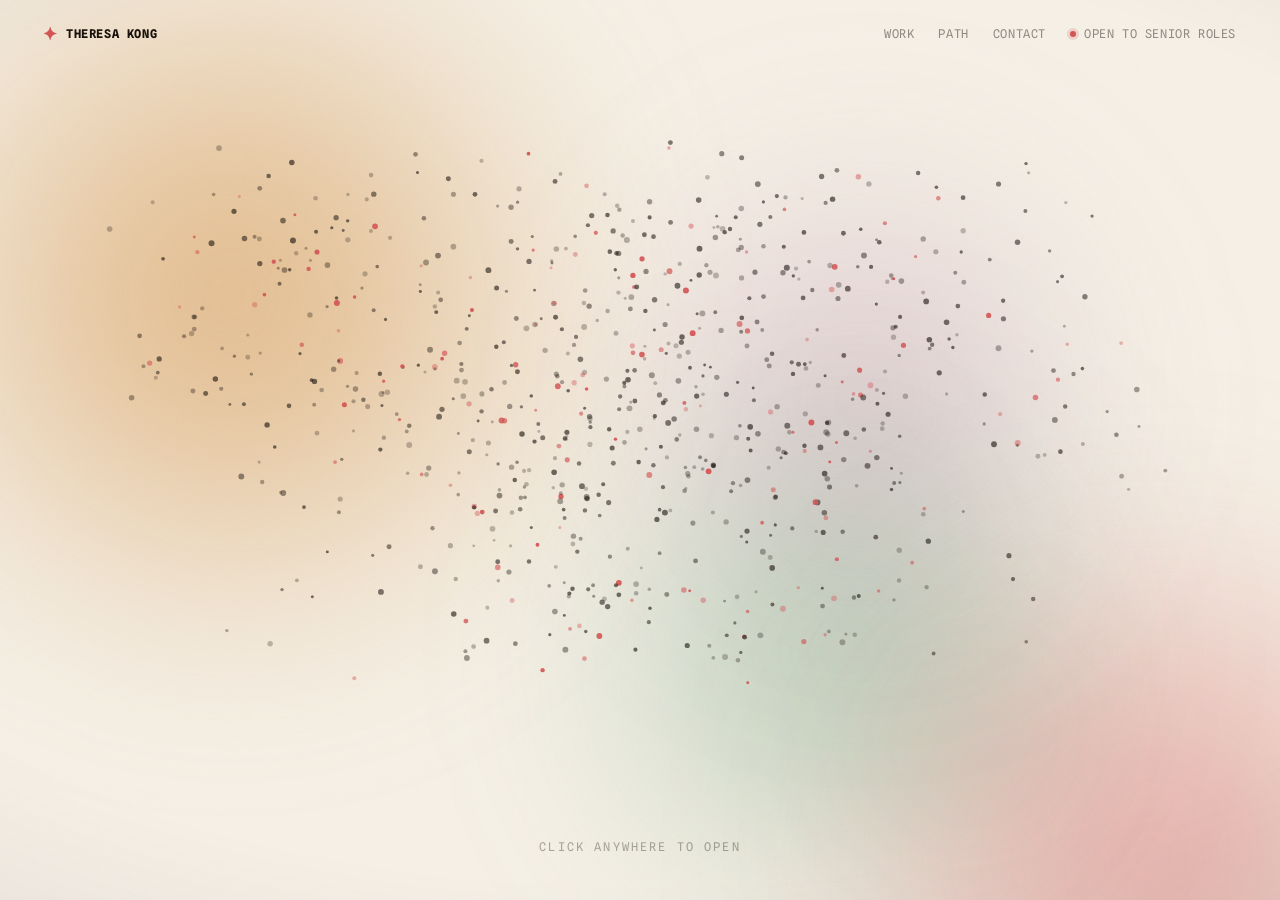
<file: project/hero-concepts.html>
<!DOCTYPE html>
<html lang="en">
<head>
<meta charset="UTF-8">
<meta name="viewport" content="width=device-width, initial-scale=1.0">
<title>Theresa Kong — Senior Product Designer</title>
<link rel="preconnect" href="https://fonts.googleapis.com">
<link rel="preconnect" href="https://fonts.gstatic.com" crossorigin>
<link href="https://fonts.googleapis.com/css2?family=Hanken+Grotesk:ital,wght@0,300..800;1,400..600&family=Spline+Sans+Mono:wght@400;500;600&display=swap" rel="stylesheet">
<style>
:root {
  --bg: #f6f1e7;
  --ink: #1a120c;
  --ink-soft: rgba(26,18,12,.46);
  --ink-mute: rgba(26,18,12,.62);
  --faint: rgba(26,18,12,.07);
  --red: #d35555;
  --ease: cubic-bezier(.22,.85,.25,1);
  --ease-snap: cubic-bezier(.34,.1,.18,1.05);
  --sans: 'Hanken Grotesk', system-ui, sans-serif;
  --mono: 'Spline Sans Mono', ui-monospace, monospace;
}
*,*::before,*::after{margin:0;padding:0;box-sizing:border-box}
html,body{width:100%;height:100%;overflow:hidden;background:var(--bg)}
body{font-family:var(--sans);-webkit-font-smoothing:antialiased;cursor:none}

/* ── BLOB LAYER ── */
#blobs{position:fixed;inset:0;z-index:0;overflow:hidden;pointer-events:none}
.blob{position:absolute;border-radius:50%;filter:blur(85px);mix-blend-mode:multiply;will-change:transform}
.b0{width:64vw;height:64vw;background:radial-gradient(circle,rgba(210,138,56,.62) 0%,transparent 68%);top:-16vw;left:-14vw}
.b1{width:56vw;height:56vw;background:radial-gradient(circle,rgba(211,85,85,.5) 0%,transparent 68%);bottom:-18vw;right:-10vw}
.b2{width:46vw;height:46vw;background:radial-gradient(circle,rgba(78,148,106,.42) 0%,transparent 68%);top:25vw;left:38vw}
.b3{width:42vw;height:42vw;background:radial-gradient(circle,rgba(170,110,152,.34) 0%,transparent 68%);top:3vw;right:14vw}

.grain{position:fixed;inset:0;z-index:3;pointer-events:none;opacity:.04;
  background-image:url("data:image/svg+xml,%3Csvg xmlns='http://www.w3.org/2000/svg' width='180' height='180'%3E%3Cfilter id='n'%3E%3CfeTurbulence type='fractalNoise' baseFrequency='0.85' numOctaves='3' stitchTiles='stitch'/%3E%3C/filter%3E%3Crect width='100%25' height='100%25' filter='url(%23n)'/%3E%3C/svg%3E")}
.vig{position:fixed;inset:0;z-index:2;pointer-events:none;
  background:radial-gradient(135% 100% at 50% 46%,transparent 52%,rgba(26,18,12,.14) 100%)}

#c{position:fixed;inset:0;z-index:1;pointer-events:none}

/* cursor */
#cur{position:fixed;z-index:200;pointer-events:none;top:0;left:0;
  width:11px;height:11px;border-radius:50%;border:1.5px solid var(--ink);
  transform:translate(-50%,-50%);
  transition:width .25s var(--ease),height .25s var(--ease),background .22s,border-color .22s}
#cur.view{width:64px;height:64px;background:var(--red);border-color:var(--red)}
#cur .ct{position:absolute;inset:0;display:flex;align-items:center;justify-content:center;
  font-family:var(--mono);font-size:10px;letter-spacing:.08em;color:#fff;opacity:0;transition:opacity .2s}
#cur.view .ct{opacity:1}
@media(hover:none){#cur{display:none}body{cursor:auto}}

/* nav */
nav{position:fixed;top:0;left:0;right:0;z-index:30;padding:26px 44px;
  display:flex;justify-content:space-between;align-items:center;
  font-family:var(--mono);font-size:12px;letter-spacing:.05em;text-transform:uppercase;color:var(--ink-soft)}
nav .brand{display:flex;align-items:center;gap:9px;color:var(--ink);font-weight:600;white-space:nowrap;text-decoration:none}
nav .brand svg{color:var(--red)}
nav .links{display:flex;gap:24px;align-items:center}
nav .links a{color:var(--ink-soft);transition:color .2s;text-decoration:none}
nav .links a:hover{color:var(--ink)}
nav .dot{width:6px;height:6px;border-radius:50%;background:var(--red);
  box-shadow:0 0 0 3px rgba(211,85,85,.2);flex:0 0 auto}
nav .avail{display:flex;align-items:center;gap:8px;color:var(--ink-soft)}

/* click hint */
#hint{position:fixed;bottom:46px;left:50%;transform:translateX(-50%);z-index:10;
  font-family:var(--mono);font-size:12px;letter-spacing:.18em;text-transform:uppercase;
  color:rgba(26,18,12,.34);opacity:0;transition:opacity .6s;pointer-events:none;white-space:nowrap}
#hint.show{opacity:1;animation:hpulse 3s ease-in-out infinite}
@keyframes hpulse{0%,100%{opacity:.34}50%{opacity:.72}}

/* small editorial section header (post-flow) */
#section-meta{position:fixed;left:44px;bottom:36px;z-index:10;
  font-family:var(--mono);font-size:11px;letter-spacing:.2em;text-transform:uppercase;color:var(--ink-soft);
  opacity:0;transition:opacity .8s var(--ease) .6s;pointer-events:none}
#section-meta.show{opacity:1}
#section-meta span{color:var(--red)}

#section-count{position:fixed;right:44px;bottom:36px;z-index:10;
  font-family:var(--mono);font-size:11px;letter-spacing:.2em;text-transform:uppercase;color:var(--ink-soft);
  opacity:0;transition:opacity .8s var(--ease) .6s;pointer-events:none}
#section-count.show{opacity:1}

/* ── CARDS — editorial layout ── */
#cards{position:fixed;inset:0;z-index:5;pointer-events:none}
.card{position:absolute;background:#fff;border-radius:22px;overflow:hidden;
  border:1px solid var(--faint);
  box-shadow:0 8px 44px rgba(26,18,12,.10),0 2px 6px rgba(26,18,12,.04);
  opacity:0;transform:translateY(28px) scale(.97);
  transition:opacity .65s var(--ease),transform .65s var(--ease),
    box-shadow .35s var(--ease),border-color .35s;
  pointer-events:none;display:flex;flex-direction:column}
.card.visible{opacity:1;transform:none;pointer-events:auto}

/* three sizes */
.card.size-feature{ width:clamp(380px, 27vw, 460px); }
.card.size-medium { width:clamp(330px, 24vw, 400px); }
.card.size-side   { width:clamp(330px, 24vw, 400px); }

/* positions */
.card[data-pos="left"]    { left:5vw;  top:15vh; }
.card[data-pos="center"]  { left:50%; top:11vh; transform:translateX(-50%) translateY(28px) scale(.97); }
.card[data-pos="center"].visible{ transform:translateX(-50%) }
.card[data-pos="right"]   { right:5vw; top:17vh; }

.card-art{position:relative;width:100%;aspect-ratio:5/4;overflow:hidden;background:#f0ece3}
.card.size-feature .card-art{aspect-ratio:4/4.2}
.card-art canvas{display:block;width:100%;height:100%;transition:transform .55s var(--ease)}
.card:hover .card-art canvas{transform:scale(1.06)}

.card-foot{padding:22px 24px 24px;display:flex;flex-direction:column;flex:1}
.card.size-feature .card-foot{padding:24px 26px 26px}

.card-meta{display:flex;align-items:baseline;justify-content:space-between;gap:16px;
  margin-bottom:10px}
.card-num{font-family:var(--mono);font-size:13px;letter-spacing:.08em;color:var(--red);font-weight:500}
.card-co{font-family:var(--mono);font-size:11px;letter-spacing:.04em;color:var(--ink-soft);
  text-transform:uppercase;white-space:nowrap}

.card-title{font-size:22px;font-weight:600;line-height:1.1;letter-spacing:-.022em;
  color:var(--ink);margin-bottom:18px}
.card.size-feature .card-title{font-size:28px}

.card-impact{display:inline-flex;align-items:center;gap:9px;
  font-family:var(--mono);font-size:12.5px;font-weight:500;color:var(--red);
  letter-spacing:.02em}
.card-impact .impact-dot{width:7px;height:7px;border-radius:50%;background:var(--red);
  box-shadow:0 0 0 3.5px rgba(211,85,85,.18);flex:0 0 auto}

/* hover lift — snappy */
.card{transition:opacity .65s var(--ease),transform .35s var(--ease),
  box-shadow .35s var(--ease),border-color .35s}
.card[data-pos="left"]:hover  { transform:translateY(-9px) }
.card[data-pos="right"]:hover { transform:translateY(-9px) }
.card[data-pos="center"]:hover{ transform:translateX(-50%) translateY(-9px) }
.card:hover{box-shadow:0 28px 80px rgba(26,18,12,.18),0 4px 12px rgba(26,18,12,.06);
  border-color:rgba(211,85,85,.22)}

/* subtle continuous bob — slower, taller cards */
@keyframes bob{0%,100%{transform:translateY(0)}50%{transform:translateY(-7px)}}
@keyframes bobC{0%,100%{transform:translateX(-50%) translateY(0)}50%{transform:translateX(-50%) translateY(-7px)}}
.card.visible[data-pos="left"]  { animation:bob 8s ease-in-out infinite }
.card.visible[data-pos="right"] { animation:bob 7s ease-in-out infinite 1.6s }
.card.visible[data-pos="center"]{ animation:bobC 9s ease-in-out infinite .8s }

/* ── MODAL ── */
#modal{position:fixed;inset:0;z-index:100;background:#1a120c;
  opacity:0;pointer-events:none;transform:scale(.94);transform-origin:50% 50%;
  transition:opacity .45s var(--ease),transform .55s var(--ease)}
#modal.open{opacity:1;pointer-events:auto;transform:scale(1)}
#modal .matmos{position:absolute;inset:0;z-index:0;
  background:radial-gradient(110% 120% at 0% 60%,#261a12 0%,#1a120c 60%)}
#modal .mi{position:relative;z-index:1;width:100%;height:100%;display:grid;
  grid-template-columns:1fr 1fr;opacity:0;transition:opacity .4s .35s}
#modal.open .mi{opacity:1}
#modal .ml{overflow:hidden}
#modal .ma{width:100%;height:100%;display:block}
#modal .mr{padding:72px 60px 60px;display:flex;flex-direction:column;justify-content:center;overflow-y:auto}
#modal .mn{font-family:var(--mono);font-size:13px;color:var(--red);letter-spacing:.06em;margin-bottom:14px}
#modal h2{font-size:clamp(28px,3.4vw,44px);font-weight:600;letter-spacing:-.03em;
  line-height:1.02;color:#f0e8da;margin-bottom:36px}
#modal .lbl{font-family:var(--mono);font-size:11px;letter-spacing:.16em;text-transform:uppercase;
  color:rgba(240,232,218,.38);margin-bottom:8px;display:block}
#modal .blk{margin-bottom:30px}
#modal .blk p{font-size:17px;line-height:1.62;color:rgba(240,232,218,.8);max-width:40ch}
#modal .blk p b{color:#f0e8da;font-weight:600}
#modal .imp{display:inline-flex;align-items:center;gap:12px;padding:12px 20px;
  border:1px solid var(--red);border-radius:40px;font-family:var(--mono);
  font-size:14px;color:var(--red);font-weight:500}
#modal .imp i{width:8px;height:8px;border-radius:50%;background:var(--red);
  box-shadow:0 0 0 4px rgba(211,85,85,.2);flex:0 0 auto}
#modal .tags{display:flex;flex-wrap:wrap;gap:8px;margin-top:28px}
#modal .tags span{font-family:var(--mono);font-size:11.5px;letter-spacing:.04em;text-transform:uppercase;
  padding:7px 13px;border-radius:30px;border:1px solid rgba(240,232,218,.13);
  color:rgba(240,232,218,.48)}
#mc{position:absolute;top:26px;right:36px;z-index:10;background:rgba(26,18,12,.4);
  border:1px solid rgba(240,232,218,.14);border-radius:30px;padding:8px 18px;
  font-family:var(--mono);font-size:12px;letter-spacing:.08em;text-transform:uppercase;
  color:rgba(240,232,218,.55);cursor:none;transition:border-color .2s,color .2s}
#mc:hover{border-color:#f0e8da;color:#f0e8da}
</style>
</head>
<body>
<div id="blobs">
  <div class="blob b0" id="bl0"></div>
  <div class="blob b1" id="bl1"></div>
  <div class="blob b2" id="bl2"></div>
  <div class="blob b3" id="bl3"></div>
</div>
<canvas id="c"></canvas>
<div class="vig"></div>
<div class="grain"></div>
<div id="cur"><span class="ct">view</span></div>

<nav>
  <a class="brand" href="#">
    <svg width="13" height="13" viewBox="0 0 24 24" fill="currentColor"><path d="M12 0c.6 6 5.4 10.8 11.4 11.4v1.2C17.4 13.2 12.6 18 12 24h-1.2C10.2 18 5.4 13.2-.6 12.6v-1.2C5.4 10.8 10.2 6 10.8 0H12z"/></svg>
    <b>Theresa Kong</b>
  </a>
  <div class="links">
    <a href="#">Work</a><a href="#">Path</a>
    <a href="mailto:hello@theresakong.com">Contact</a>
    <span class="avail"><i class="dot"></i>Open to senior roles</span>
  </div>
</nav>

<div id="hint">click anywhere to open</div>
<div id="section-meta"><span>◆</span>&nbsp;&nbsp;Selected work · 2020 — 2026</div>
<div id="section-count">003 / 003</div>

<div id="cards">
  <article class="card size-medium" data-idx="1" data-pos="left">
    <div class="card-art"><canvas class="ca" id="art1"></canvas></div>
    <div class="card-foot">
      <div class="card-meta">
        <span class="card-num">02</span>
        <span class="card-co">TourHero · 2021 — 25</span>
      </div>
      <h3 class="card-title">Building the 0 → 1 consumer journey</h3>
      <div class="card-impact"><span class="impact-dot"></span>Founding design · 4 years to scale</div>
    </div>
  </article>

  <article class="card size-feature" data-idx="0" data-pos="center">
    <div class="card-art"><canvas class="ca" id="art0"></canvas></div>
    <div class="card-foot">
      <div class="card-meta">
        <span class="card-num">01</span>
        <span class="card-co">TourHero · 2025 — 26</span>
      </div>
      <h3 class="card-title">A self-launch ecosystem for a three-sided marketplace</h3>
      <div class="card-impact"><span class="impact-dot"></span>29-day publish → same-day · −25 hrs / week</div>
    </div>
  </article>

  <article class="card size-side" data-idx="2" data-pos="right">
    <div class="card-art"><canvas class="ca" id="art2"></canvas></div>
    <div class="card-foot">
      <div class="card-meta">
        <span class="card-num">03</span>
        <span class="card-co">Errunds · 2020 — 21</span>
      </div>
      <h3 class="card-title">Grocery taxonomy &amp; multi-SKU navigation</h3>
      <div class="card-impact"><span class="impact-dot"></span>100% task success · −50% completion time</div>
    </div>
  </article>
</div>

<div id="modal">
  <div class="matmos"></div>
  <button id="mc" onclick="closeCase()">✕ close</button>
  <div class="mi">
    <div class="ml"><canvas class="ma" id="mArt"></canvas></div>
    <div class="mr" id="mText"></div>
  </div>
</div>

<script>
const canvas = document.getElementById('c');
const ctx = canvas.getContext('2d');
const cur = document.getElementById('cur');
const modal = document.getElementById('modal');
const hint = document.getElementById('hint');
const blobEls = [0,1,2,3].map(i=>document.getElementById('bl'+i));
const sectionMeta = document.getElementById('section-meta');
const sectionCount = document.getElementById('section-count');

let W=window.innerWidth, H=window.innerHeight, dpr=1;
let mx=-9999, my=-9999, mxp=-9999, myp=-9999;
let state='IDLE', particles=[], tick=0;

/* Water-like motion: each blob has two layered drifts (slow + fast)
   plus a subtle breathing scale. NO cursor interaction. */
const BDATA=[
  // [ampX,ampY, freqX,freqY, phaseX,phaseY]
  [90,75,  .00045,.00038,  0,    0   ],
  [105,85, .00038,.00050,  1.8,  .6  ],
  [75,100, .00060,.00045,  .7,   1.2 ],
  [65,80,  .00032,.00054,  2.4,  .3  ],
];

const CASES=[
  {num:'01',title:'Self-Launch Ecosystem',co:'TourHero · 2025—26',
   problem:'A three-sided marketplace requiring 29-day manual quote cycles, human coordinators, and constant three-party alignment on every trip.',
   move:'I redesigned the intent-capture layer so <b>AI could draft the deliverable</b> — collapsing a 29-day cycle into same-day publishing without removing human judgment from the approval step.',
   impact:'29-day publish → same-day · −25 hrs / week',
   tags:['AI Workflows','Human-in-the-Loop','Systems Design','Multi-sided Marketplaces'],art:0},
  {num:'02',title:'0 → 1 Consumer Journey',co:'TourHero · 2021—25',
   problem:'As founding designer: no product, no design system, and three competing stakeholder surfaces (traveler, host, operations) each needing to feel like one coherent experience.',
   move:'I built the <b>entire consumer journey from zero</b> — discovery, booking, and a post-purchase readiness portal that turns the messy middle into something calm and trackable.',
   impact:'Founding design · 0 → scale over four years',
   tags:['0 → 1 Founding','Consumer Experience','Ops Dashboards','Design Systems'],art:1},
  {num:'03',title:'Grocery Taxonomy & Nav',co:'Errunds · 2020—21',
   problem:'A grocery marketplace where shoppers could not find anything — no coherent category structure, multi-SKU nav that broke under real products, and no components to scale with.',
   move:'I <b>designed the category system and multi-SKU nav from the ground up</b>, running usability testing until task success hit 100% — then systematized into reusable components.',
   impact:'100% task success rate · −50% completion time',
   tags:['Taxonomy Design','Usability Testing','Component Library','Mobile + Web'],art:2},
];

function resize(){
  dpr=Math.min(window.devicePixelRatio||1,2);
  W=window.innerWidth; H=window.innerHeight;
  canvas.style.width=W+'px'; canvas.style.height=H+'px';
  canvas.width=W*dpr; canvas.height=H*dpr;
  ctx.setTransform(dpr,0,0,dpr,0,0);
}

// ── CARD ART ──────────────────────────────────────────────
function drawArt(id,idx,w,h){
  const el=document.getElementById(id); if(!el)return;
  const d=Math.min(window.devicePixelRatio||1,2);
  el.width=w*d; el.height=h*d;
  const g=el.getContext('2d'); g.setTransform(d,0,0,d,0,0);
  // warm cream art bg with subtle vignette
  const bg=g.createRadialGradient(w/2,h/2,0,w/2,h/2,Math.max(w,h)*.7);
  bg.addColorStop(0,'#f3efe5'); bg.addColorStop(1,'#e9e3d4');
  g.fillStyle=bg; g.fillRect(0,0,w,h);
  const R='211,85,85', I='26,18,12';

  if(idx===0){ // FEATURE: system with central node + connections, larger scale
    const ns=[
      {x:.5,y:.42,r:18},
      {x:.18,y:.22,r:8},  {x:.82,y:.22,r:8},
      {x:.13,y:.72,r:7},  {x:.87,y:.72,r:7},
      {x:.36,y:.85,r:6},  {x:.64,y:.85,r:6},
    ];
    // connections all to center
    for(let i=1;i<ns.length;i++){
      g.strokeStyle=`rgba(${R},.18)`; g.lineWidth=1.2;
      g.beginPath();
      g.moveTo(ns[0].x*w,ns[0].y*h);
      g.lineTo(ns[i].x*w,ns[i].y*h);
      g.stroke();
    }
    // halo on center
    g.strokeStyle=`rgba(${R},.13)`; g.lineWidth=10;
    g.beginPath(); g.arc(ns[0].x*w,ns[0].y*h,ns[0].r+14,0,Math.PI*2); g.stroke();
    g.strokeStyle=`rgba(${R},.22)`; g.lineWidth=4;
    g.beginPath(); g.arc(ns[0].x*w,ns[0].y*h,ns[0].r+6,0,Math.PI*2); g.stroke();
    // nodes
    ns.forEach((n,i)=>{
      g.fillStyle=i===0?`rgba(${R},.92)`:`rgba(${I},.36)`;
      g.beginPath(); g.arc(n.x*w,n.y*h,n.r,0,Math.PI*2); g.fill();
    });
  } else if(idx===1){ // 0→1: flow funnel
    for(let i=0;i<8;i++){const x=.10+i*.105, sp=.50-i*.045;
      for(let j=0;j<6;j++){const y=.15+j*sp/5, a=j===Math.floor(6/2)?.55:.16;
        g.fillStyle=i===7?`rgba(${R},${a})`:`rgba(${I},${a*.55})`;
        g.beginPath(); g.arc(x*w,y*h,3+j*.4,0,Math.PI*2); g.fill();
      }
    }
    g.strokeStyle=`rgba(${R},.42)`; g.lineWidth=2.2;
    g.beginPath(); g.moveTo(.10*w,.5*h);
    g.bezierCurveTo(.4*w,.05*h, .6*w,.95*h, .92*w,.5*h);
    g.stroke();
  } else { // taxonomy tree
    (function br(x,y,dx,dy,d){if(d<1)return;
      const nx=x+dx*w, ny=y+dy*h;
      g.strokeStyle=`rgba(${I},${d*.13})`; g.lineWidth=d*.8;
      g.beginPath(); g.moveTo(x,y); g.lineTo(nx,ny); g.stroke();
      g.fillStyle=d===3?`rgba(${R},.8)`:`rgba(${I},.32)`;
      g.beginPath(); g.arc(nx,ny,2+d,0,Math.PI*2); g.fill();
      br(nx,ny,-dx*.5,dy*.85,d-1);
      br(nx,ny,dx*.5,dy*.85,d-1);
      if(d===3) br(nx,ny,0,dy*.85,d-1);
    })(w*.5,h*.06,0,.21,3);
  }
}

function initCardArts(){
  document.querySelectorAll('.ca').forEach((ca,i)=>{
    const w=ca.parentElement.clientWidth||360;
    const ratio=ca.parentElement.style.aspectRatio || '5/4';
    const h=Math.round(w*.8);
    drawArt('art'+i, i, w, h);
  });
}

// ── PARTICLES ──────────────────────────────────────────────
async function initParticles(){
  await document.fonts.load('700 160px "Hanken Grotesk"');
  const fs=Math.min(W*.145,200);
  const off=document.createElement('canvas'); off.width=W; off.height=H;
  const oc=off.getContext('2d'); oc.fillStyle='#000';
  oc.font=`700 ${fs}px "Hanken Grotesk",sans-serif`;
  oc.textAlign='center'; oc.textBaseline='middle';
  oc.fillText('THERESA',W/2,H/2-fs*.58);
  oc.fillText('KONG',W/2,H/2+fs*.52);
  const id=oc.getImageData(0,0,W,H).data, step=4, pool=[];
  for(let y=0;y<H;y+=step)for(let x=0;x<W;x+=step)
    if(id[(y*W+x)*4+3]>110)pool.push({hx:x+(Math.random()-.5)*3,hy:y+(Math.random()-.5)*3});
  pool.sort(()=>Math.random()-.5);
  particles=pool.slice(0,Math.min(820,pool.length)).map(({hx,hy})=>({
    hx,hy, x:hx+(Math.random()-.5)*W*.9, y:hy+(Math.random()-.5)*H*.9,
    vx:(Math.random()-.5)*5, vy:(Math.random()-.5)*5,
    sz:1.4+Math.random()*1.6, ph:Math.random()*Math.PI*2, a:0, col:Math.random()>.82?1:0
  }));
  state='FORMING';
  setTimeout(()=>{ if(state==='FORMING'){state='FORMED';onFormed();} },1400);
}

function onFormed(){
  hint.classList.add('show');
  document.addEventListener('click',onFirstClick);
}
function onFirstClick(e){
  if(e.target.closest('.card,#modal,#mc,nav'))return;
  document.removeEventListener('click',onFirstClick);
  hint.classList.remove('show');
  flow();
}

function flow(){
  state='FLOWING';
  const cards=[...document.querySelectorAll('.card')];
  // build target zones from actual card geometry
  const targets=cards.map(c=>{
    const r=c.getBoundingClientRect();
    return {cx:r.left+r.width/2, cy:r.top+r.height/2, w:r.width, h:r.height,
            idxOnPage:+c.dataset.idx};
  });
  // build target lookup by case index
  const tgtByCase={};
  targets.forEach(t=>tgtByCase[t.idxOnPage]=t);

  // assign each particle to a card by horizontal/vertical position
  for(const p of particles){
    let caseIdx;
    if (p.hy > H*0.52)        caseIdx = 0;        // bottom row (KONG) → FEATURE (center)
    else if (p.hx < W*0.5)    caseIdx = 1;        // left half → LEFT card (02)
    else                       caseIdx = 2;        // right half → RIGHT card (03)
    const t=tgtByCase[caseIdx];
    p.tx = t.cx + (Math.random()-.5)*t.w*.7;
    p.ty = t.cy + (Math.random()-.5)*t.h*.6;
    p.delay = Math.random()*22;
  }

  // reveal cards while particles are flowing in
  cards.forEach((c,i)=>{
    const order=[1,0,2].indexOf(+c.dataset.idx); // left, then center, then right
    setTimeout(()=>c.classList.add('visible'), 280 + order*150);
  });
  setTimeout(()=>{
    sectionMeta.classList.add('show');
    sectionCount.classList.add('show');
  }, 700);
}

// ── MAIN LOOP ──────────────────────────────────────────────
function loop(){
  tick++;
  ctx.clearRect(0,0,W,H);

  // ── water-like blob motion ──
  const t=tick*.001;
  blobEls.forEach((b,i)=>{
    const [ax,ay,fx,fy,phx,phy]=BDATA[i];
    // primary slow drift
    const dx1=Math.sin(t*fx*2*Math.PI+phx)*ax;
    const dy1=Math.cos(t*fy*2*Math.PI+phy)*ay;
    // secondary smaller wobble at different freq
    const dx2=Math.sin(t*fx*5.7*Math.PI+phx*1.7)*ax*.22;
    const dy2=Math.cos(t*fy*4.9*Math.PI+phy*1.3)*ay*.22;
    // subtle scale breathing
    const s=1 + Math.sin(t*Math.PI*.6+phx)*.045;
    b.style.transform=`translate(${dx1+dx2}px,${dy1+dy2}px) scale(${s})`;
  });

  // ── particles ──
  for(const p of particles){
    if(state==='FORMING'){
      p.vx+=(p.hx-p.x)*.045; p.vy+=(p.hy-p.y)*.045; p.vx*=.86; p.vy*=.86;
      p.a=Math.min(1,p.a+.028);
    } else if(state==='FORMED'){
      p.vx+=(p.hx-p.x)*.038; p.vy+=(p.hy-p.y)*.038;
      if (mx>0){
        const dx=p.x-mx, dy=p.y-my, d=Math.hypot(dx,dy);
        if(d<110){const f=(1-d/110)*3.2; p.vx+=dx/d*f; p.vy+=dy/d*f;}
      }
      p.vx*=.88; p.vy*=.88;
      p.a=.68+Math.sin(p.ph+tick*.018)*.28;
    } else if(state==='FLOWING'){
      if(p.delay>0){ p.delay--; p.vx*=.94; p.vy*=.94; }
      else {
        const dx=p.tx-p.x, dy=p.ty-p.y, d=Math.hypot(dx,dy);
        p.vx += dx*.022; p.vy += dy*.022;
        p.vx*=.91; p.vy*=.91;
        if (d < 70) p.a = Math.max(0, p.a - .055);
        else p.a = Math.min(1, p.a + .015);
      }
    }
    p.x+=p.vx; p.y+=p.vy;
    if(p.a<=.004)continue;
    ctx.fillStyle=p.col?`rgba(211,85,85,${p.a})`:`rgba(26,18,12,${p.a*.65})`;
    ctx.beginPath(); ctx.arc(p.x,p.y,p.sz,0,Math.PI*2); ctx.fill();
  }

  // cursor
  mxp+=(mx-mxp)*.28; myp+=(my-myp)*.28;
  cur.style.transform=`translate(${mxp-6}px,${myp-6}px)`;
  requestAnimationFrame(loop);
}

// ── EVENTS ──────────────────────────────────────────────
window.addEventListener('mousemove',e=>{
  mx=e.clientX; my=e.clientY;
  cur.classList.toggle('view',!!e.target.closest('.card'));
});

document.querySelectorAll('.card').forEach(card=>{
  card.addEventListener('click',()=>openCase(+card.dataset.idx));
});

function openCase(idx){
  const data=CASES[idx];
  const card=document.querySelector(`.card[data-idx="${idx}"]`);
  const r=card.getBoundingClientRect();
  const ox=((r.left+r.width/2)/window.innerWidth*100).toFixed(1)+'%';
  const oy=((r.top+r.height/2)/window.innerHeight*100).toFixed(1)+'%';
  modal.style.transformOrigin=`${ox} ${oy}`;
  drawArt('mArt',data.art,Math.ceil(window.innerWidth/2),window.innerHeight);
  document.getElementById('mText').innerHTML=`
    <span class="mn">${data.num} / ${data.co}</span>
    <h2>${data.title}</h2>
    <div class="blk"><span class="lbl">The problem</span><p>${data.problem}</p></div>
    <div class="blk"><span class="lbl">The move</span><p>${data.move}</p></div>
    <div class="blk"><span class="lbl">Impact</span><div class="imp"><i></i>${data.impact}</div></div>
    <div class="tags">${data.tags.map(t=>`<span>${t}</span>`).join('')}</div>`;
  requestAnimationFrame(()=>requestAnimationFrame(()=>modal.classList.add('open')));
}

function closeCase(){
  modal.classList.remove('open');
}

// ── INIT ──────────────────────────────────────────────
window.addEventListener('resize',()=>{ resize(); initCardArts(); });
resize();
requestAnimationFrame(initCardArts);
loop();
initParticles();
</script>
</body>
</html>
</file>
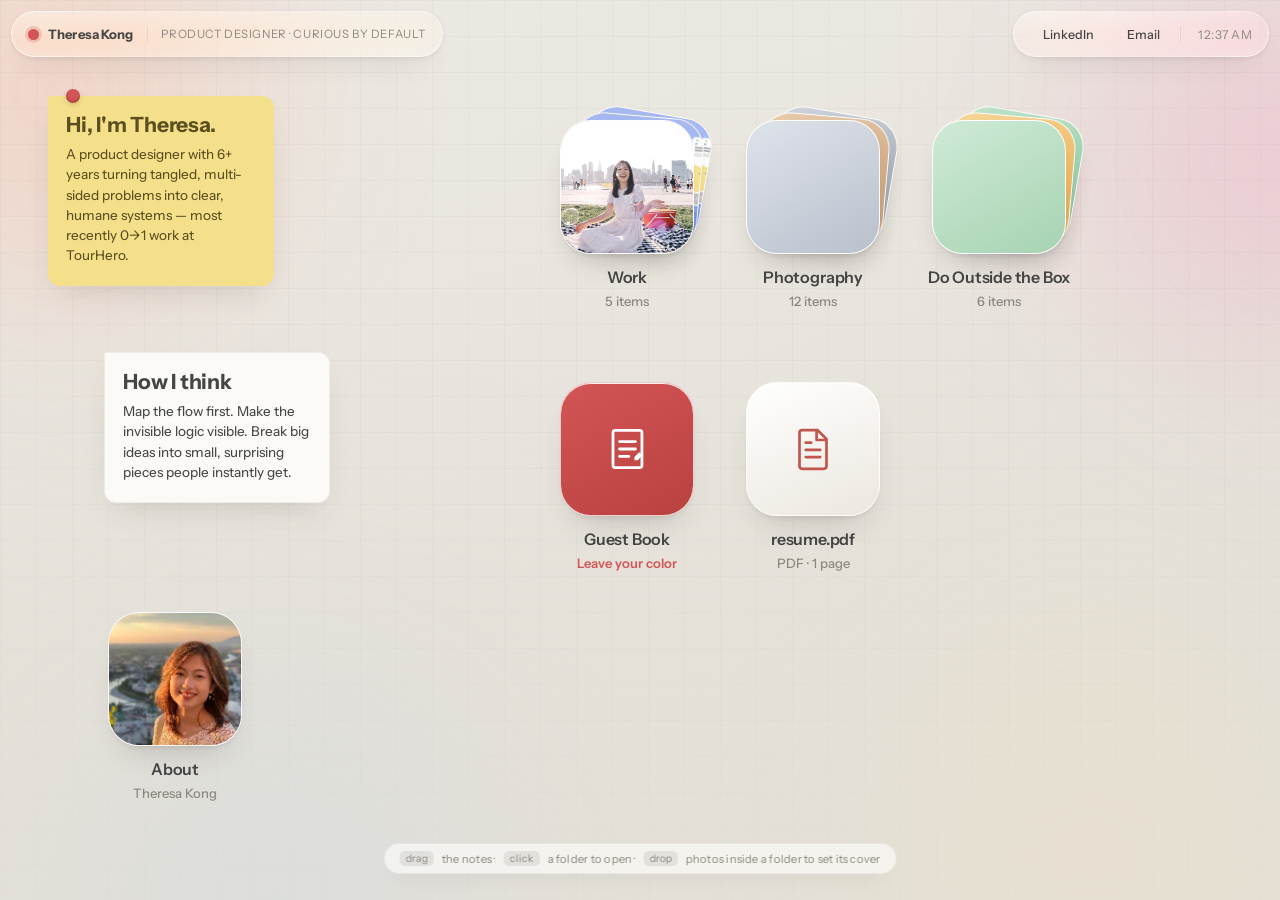
<file: project/Theresa Kong - Desktop.html>
<!DOCTYPE html>
<html lang="en">
<head>
<meta charset="UTF-8">
<meta name="viewport" content="width=device-width, initial-scale=1, maximum-scale=1">
<title>Theresa Kong — Desktop</title>
<link rel="preconnect" href="https://fonts.googleapis.com">
<link rel="preconnect" href="https://fonts.gstatic.com" crossorigin>
<link href="https://fonts.googleapis.com/css2?family=Instrument+Sans:ital,wght@0,400;0,500;0,600;0,700;1,400;1,500&display=swap" rel="stylesheet">
<style>
:root{
  /* ---- Studio (default) : warm porcelain + aurora ---- */
  --wall-1:#ece9e3; --wall-2:#e3dfd6;
  --au-1:#f4cabb; --au-2:#edbfce; --au-3:#c8d8ea; --au-4:#f4e3c2;
  --grid:rgba(69,69,69,.032);
  --panel:#fbfaf7; --panel-2:#f3f1ec;
  --ink:#454545; --ink-soft:#8b887f; --ink-faint:#b5b2a8;
  --edge:rgba(69,69,69,.12); --edge-soft:rgba(69,69,69,.07);
  --accent:#d35555; --accent-deep:#b8413f; --on-accent:#fff;
  --shadow:rgba(60,55,45,.18);
  /* liquid glass */
  --glass:rgba(255,255,255,.42);
  --glass-2:rgba(255,255,255,.6);
  --glass-brd:rgba(255,255,255,.72);
  --glass-rim:rgba(255,255,255,.9);
  --glass-shadow:rgba(60,55,45,.24);
  --menu-ink:#454545;
  --sticky-yellow:#f4e08a; --sticky-yellow-ink:#5b4e1f;
  --note:#fbfaf7;
  --ease:cubic-bezier(.22,.61,.36,1);
  --ease-back:cubic-bezier(.34,1.56,.64,1);
  --spring:cubic-bezier(.5,1.55,.4,1);
  --snap:cubic-bezier(.34,1.5,.5,1);
}
[data-theme="dusk"]{
  --wall-1:#1b1a23; --wall-2:#121118;
  --au-1:#834a66; --au-2:#454379; --au-3:#2c5e6e; --au-4:#7a4750;
  --grid:rgba(255,255,255,.032);
  --panel:#2a2833; --panel-2:#23222c;
  --ink:#eceae3; --ink-soft:#a5a1b0; --ink-faint:#6b6878;
  --edge:rgba(255,255,255,.13); --edge-soft:rgba(255,255,255,.07);
  --accent:#e8716f; --accent-deep:#d35555; --on-accent:#1a1820;
  --shadow:rgba(0,0,0,.5);
  --glass:rgba(40,38,50,.4);
  --glass-2:rgba(46,44,57,.6);
  --glass-brd:rgba(255,255,255,.16);
  --glass-rim:rgba(255,255,255,.24);
  --glass-shadow:rgba(0,0,0,.55);
  --menu-ink:#eceae3;
  --sticky-yellow:#e9d27a; --sticky-yellow-ink:#4a3f17;
  --note:#2f2d39;
}
[data-theme="blueprint"]{
  --wall-1:#dbe5ef; --wall-2:#c7d6e6;
  --au-1:#bcd2ec; --au-2:#a9c6e0; --au-3:#cfe0ea; --au-4:#e6dcc8;
  --grid:rgba(40,70,110,.06);
  --panel:#f7fafd; --panel-2:#eaf1f8;
  --ink:#33414f; --ink-soft:#6c7c8c; --ink-faint:#a3b0bd;
  --edge:rgba(40,70,110,.14); --edge-soft:rgba(40,70,110,.08);
  --accent:#d35555; --accent-deep:#b8413f; --on-accent:#fff;
  --shadow:rgba(40,60,90,.22);
  --glass:rgba(255,255,255,.44);
  --glass-2:rgba(255,255,255,.62);
  --glass-brd:rgba(255,255,255,.72);
  --glass-rim:rgba(255,255,255,.9);
  --glass-shadow:rgba(40,60,90,.26);
  --menu-ink:#33414f;
  --sticky-yellow:#f3df87; --sticky-yellow-ink:#56491c;
  --note:#f7fafd;
}

*{margin:0;padding:0;box-sizing:border-box}
html,body{height:100%;overflow:hidden}
body{
  font-family:'Instrument Sans',system-ui,sans-serif;
  color:var(--ink);
  background:linear-gradient(165deg,var(--wall-1),var(--wall-2));
  background-attachment:fixed;
  -webkit-font-smoothing:antialiased;
  user-select:none;
  transition:background .6s var(--ease),color .4s var(--ease);
}
.mono{font-family:'Instrument Sans',system-ui,sans-serif;letter-spacing:0}

/* ---- ambient aurora wallpaper ---- */
#aurora{position:fixed;inset:-12%;z-index:0;overflow:hidden;pointer-events:none;
  transition:transform .5s var(--ease)}
.blob{position:absolute;width:50vw;height:50vw;border-radius:50%;filter:blur(70px);opacity:.82;will-change:transform}
.blob.b1{background:radial-gradient(circle at 50% 50%,var(--au-1),transparent 66%);left:-8%;top:-12%;animation:drift1 36s var(--ease) infinite alternate}
.blob.b2{background:radial-gradient(circle at 50% 50%,var(--au-2),transparent 66%);right:-10%;top:-6%;animation:drift2 44s var(--ease) infinite alternate}
.blob.b3{background:radial-gradient(circle at 50% 50%,var(--au-3),transparent 66%);left:6%;bottom:-18%;animation:drift3 40s var(--ease) infinite alternate}
.blob.b4{background:radial-gradient(circle at 50% 50%,var(--au-4),transparent 68%);right:2%;bottom:-14%;animation:drift4 48s var(--ease) infinite alternate}
@keyframes drift1{to{transform:translate(13vw,7vh) scale(1.18)}}
@keyframes drift2{to{transform:translate(-11vw,9vh) scale(1.12)}}
@keyframes drift3{to{transform:translate(10vw,-8vh) scale(1.2)}}
@keyframes drift4{to{transform:translate(-9vw,-6vh) scale(1.14)}}

/* faint grid + vignette texture over the aurora */
#desk{
  position:fixed;inset:0;z-index:0;pointer-events:none;
  background-image:
    linear-gradient(var(--grid) 1px,transparent 1px),
    linear-gradient(90deg,var(--grid) 1px,transparent 1px);
  background-size:36px 36px;
}
#desk::after{
  content:"";position:absolute;inset:0;
  background:radial-gradient(130% 100% at 50% -10%,transparent 52%,color-mix(in oklab,var(--wall-2) 60%,transparent));
  pointer-events:none;
}
@media (prefers-reduced-motion: reduce){
  .blob{animation:none}
  #aurora{transition:none}
}

/* ---------------- floating glass menu pills ---------------- */
.menubar{
  position:fixed;top:11px;left:11px;right:11px;height:46px;z-index:5000;
  display:flex;align-items:stretch;justify-content:space-between;gap:11px;
  pointer-events:none;
}
.mb-pill{
  pointer-events:auto;display:flex;align-items:center;gap:13px;
  padding:0 17px;border-radius:23px;color:var(--menu-ink);
  position:relative;isolation:isolate;
  background:color-mix(in oklab,var(--panel) 9%,transparent);
  backdrop-filter:blur(22px) saturate(210%) brightness(1.05);
  -webkit-backdrop-filter:blur(22px) saturate(210%) brightness(1.05);
  box-shadow:
    0 14px 32px -18px var(--glass-shadow),
    0 2px 8px -4px var(--glass-shadow),
    inset 0 -9px 16px -12px color-mix(in oklab,#fff 50%,transparent);
}
/* refractive rim — a bright gradient edge that wraps the capsule like bent light */
.mb-pill::before{content:"";position:absolute;inset:0;border-radius:inherit;pointer-events:none;z-index:-1;
  padding:1.3px;
  background:linear-gradient(118deg,
    color-mix(in oklab,#fff 80%,transparent),
    color-mix(in oklab,#fff 18%,transparent) 28%,
    color-mix(in oklab,#fff 4%,transparent) 48%,
    color-mix(in oklab,#fff 22%,transparent) 70%,
    color-mix(in oklab,#fff 70%,transparent));
  -webkit-mask:linear-gradient(#000 0 0) content-box,linear-gradient(#000 0 0);
  -webkit-mask-composite:xor;mask:linear-gradient(#000 0 0) content-box,linear-gradient(#000 0 0);
  mask-composite:exclude}
/* specular sheen across the top curve */
.mb-pill::after{content:"";position:absolute;inset:0;border-radius:inherit;pointer-events:none;z-index:-1;
  background:linear-gradient(177deg,color-mix(in oklab,#fff 36%,transparent),transparent 42%)}
.mb-left{font-size:13px}
.mb-mark{display:flex;align-items:center;gap:9px;font-weight:700;letter-spacing:.01em;white-space:nowrap}
.mb-mark .dot{width:11px;height:11px;border-radius:50%;background:var(--accent);
  box-shadow:0 0 0 3px color-mix(in oklab,var(--accent) 22%,transparent)}
.mb-sep{width:1px;height:16px;background:var(--edge);opacity:.7;flex:0 0 auto}
.mb-status{font-size:11.5px;letter-spacing:.05em;text-transform:uppercase;color:var(--ink-soft);white-space:nowrap}
.mb-right{gap:7px}
.mb-link{
  display:flex;align-items:center;gap:6px;height:31px;padding:0 12px;border-radius:10px;
  font-size:12.5px;font-weight:500;color:var(--menu-ink);text-decoration:none;
  border:1px solid transparent;transition:background .2s,border-color .2s,transform .2s var(--ease-back);
}
.mb-link:hover{background:color-mix(in oklab,var(--ink) 9%,transparent);transform:translateY(-1px)}
.mb-clock{font-size:12px;letter-spacing:.04em;color:var(--ink-soft);min-width:64px;text-align:right}
.theme-sw{display:flex;gap:6px;align-items:center;padding-left:5px}
.theme-dot{width:18px;height:18px;border-radius:50%;cursor:pointer;border:2px solid var(--edge);
  transition:transform .2s var(--ease-back),border-color .2s}
.theme-dot:hover{transform:scale(1.15)}
.theme-dot.on{border-color:var(--accent)}
.theme-dot[data-t="studio"]{background:linear-gradient(135deg,#f3ddcf,#d8d5cc)}
.theme-dot[data-t="dusk"]{background:linear-gradient(135deg,#5a4a66,#1a1820)}
.theme-dot[data-t="blueprint"]{background:linear-gradient(135deg,#dde6ef,#9fc0dd)}
@media (max-width:720px){.mb-status,.mb-clock{display:none}}

/* ---------------- icons ---------------- */
.layer{position:fixed;inset:0;z-index:50}
.icon{
  position:absolute;width:128px;cursor:grab;
  display:flex;flex-direction:column;align-items:center;gap:9px;
  touch-action:none;
}
.icon:active{cursor:grabbing}
.icon .art{
  width:96px;height:96px;position:relative;
  transition:transform .35s var(--ease);
  transform-style:preserve-3d;will-change:transform;
}
.icon .glyph{
  position:absolute;inset:0;border-radius:21px;
  display:flex;align-items:center;justify-content:center;
  box-shadow:0 10px 24px -10px var(--shadow);
  backface-visibility:hidden;
}
.icon .label{
  font-size:14px;font-weight:600;color:var(--ink);text-align:center;line-height:1.2;
  padding:1px 7px;border-radius:6px;white-space:nowrap;
  text-shadow:0 1px 0 color-mix(in oklab,var(--wall-1) 60%,transparent);
}
.icon .label.wrap{white-space:normal}
.icon .sub{font-size:11px;color:var(--ink-soft);margin-top:1px;text-align:center}
.icon.sel .label{background:color-mix(in oklab,var(--accent) 90%,transparent);color:var(--on-accent);text-shadow:none}

/* ---- squircle desktop icons (folders + single apps) ---- */
.folder,.single{width:158px;gap:14px}
.folder .art,.single .art{width:134px;height:134px;position:relative;transform:none;
  transform-style:flat;transition:transform .2s var(--snap)}
.folder .label,.single .label{
  font-size:16px;font-weight:600;letter-spacing:-.012em;color:var(--ink);
  text-align:center;line-height:1.18;white-space:nowrap;padding:0;
  text-shadow:0 1px 1px color-mix(in oklab,var(--wall-1) 55%,transparent);
}
.folder .label.wrap,.single .label.wrap{white-space:normal;max-width:150px}
.icon .count{
  font-size:13px;font-weight:500;color:var(--ink-soft);text-align:center;
  margin-top:-7px;line-height:1.2;
  text-shadow:0 1px 1px color-mix(in oklab,var(--wall-1) 50%,transparent);
}
.icon .count.accent{color:var(--accent);font-weight:600}
/* running (open) indicator */
.icon.running .label{position:relative}
.icon.running .label::before{content:"";position:absolute;left:-13px;top:50%;width:5px;height:5px;
  border-radius:50%;background:var(--accent);transform:translateY(-50%);
  box-shadow:0 0 0 3px color-mix(in oklab,var(--accent) 20%,transparent)}

/* shared squircle card */
.fcard,.scard{
  position:absolute;inset:0;border-radius:31px;overflow:hidden;background:var(--panel);
  border:1px solid var(--glass-brd);
  box-shadow:0 18px 32px -16px var(--glass-shadow),0 4px 9px -6px var(--glass-shadow),inset 0 1px 0 var(--glass-rim);
  transition:transform .2s var(--snap),box-shadow .18s var(--ease);
  will-change:transform;backface-visibility:hidden;
}
.fcard image-slot,.scard image-slot{width:100%;height:100%;display:block}
.scard svg{position:relative;z-index:1}

/* folder: stacked thumbnails that fan out on hover */
.fcard.tint::before{content:"";position:absolute;inset:0;background:var(--tint)}
.fcard .ph,.scard .ph{position:absolute;inset:0;z-index:1;background-size:cover;background-position:center 32%;
  opacity:0;transition:opacity .4s var(--ease)}
.fcard.has-photo .ph,.scard.has-photo .ph{opacity:1}
.scard .ph{transform:scale(1.09);background-position:center 28%}
.folder .fc-front{z-index:3}
.folder .fc-b1{z-index:2;transform:translate(9px,-7px) rotate(5deg) scale(.965)}
.folder .fc-b2{z-index:1;transform:translate(17px,-13px) rotate(10deg) scale(.93)}
.folder:hover .fc-front{transform:translateY(-7px) scale(1.025)}
.folder:hover .fc-b1{transform:translate(25px,-9px) rotate(9.5deg) scale(.965)}
.folder:hover .fc-b2{transform:translate(45px,-17px) rotate(17deg) scale(.93)}
.folder:active .art{transform:scale(.97)}

/* single app squircle */
.single .scard{display:flex;align-items:center;justify-content:center}
.single:hover .scard{transform:translateY(-7px) scale(1.04)}
.single:active .art{transform:scale(.97)}
.scard.guest{background:linear-gradient(152deg,var(--accent),var(--accent-deep))}
.scard.paper{background:linear-gradient(158deg,#ffffff,#ece7df)}
.scard.portrait{background:linear-gradient(152deg,color-mix(in oklab,var(--accent) 20%,var(--panel)),var(--panel-2))}

/* sticky note */
.sticky{width:226px}
.sticky .pad{
  width:100%;padding:18px 18px 20px;border-radius:3px 12px 12px 12px;
  box-shadow:0 14px 30px -12px var(--shadow);cursor:grab;
  transition:transform .35s var(--ease);transform-style:preserve-3d;
}
.sticky.yellow .pad{background:var(--sticky-yellow);color:var(--sticky-yellow-ink)}
.sticky.paper .pad{background:var(--note);color:var(--ink);border:1px solid var(--edge-soft)}
.sticky h3{font-size:21px;font-weight:800;letter-spacing:-.01em;margin-bottom:8px;line-height:1.05}
.sticky p{font-size:13.5px;line-height:1.5;font-weight:450}
.sticky .pin{position:absolute;top:-7px;left:18px;width:14px;height:14px;border-radius:50%;
  background:var(--accent);box-shadow:0 2px 5px var(--shadow),inset 0 -2px 3px rgba(0,0,0,.2)}

/* hint chip */
.hint{position:fixed;left:50%;bottom:26px;transform:translateX(-50%);z-index:60;
  font-family:'Instrument Sans',system-ui,sans-serif;font-size:11.5px;color:var(--ink-soft);
  background:var(--glass-2);backdrop-filter:blur(20px) saturate(160%);-webkit-backdrop-filter:blur(20px) saturate(160%);
  border:1px solid var(--edge-soft);border-radius:999px;padding:7px 15px;letter-spacing:.02em;
  display:flex;align-items:center;gap:8px;transition:opacity .5s;box-shadow:0 8px 22px -12px var(--shadow)}
.hint .k{background:color-mix(in oklab,var(--ink) 10%,transparent);border-radius:5px;padding:1px 6px;font-size:10.5px}

/* ---------------- magnifying glass dock ---------------- */
.dock{position:fixed;left:50%;bottom:15px;transform:translateX(-50%);z-index:4000;pointer-events:none}
.dock-inner{
  pointer-events:auto;display:flex;align-items:flex-end;gap:11px;padding:11px 15px;
  border-radius:26px;background:var(--glass);
  backdrop-filter:blur(34px) saturate(185%);-webkit-backdrop-filter:blur(34px) saturate(185%);
  border:1px solid var(--glass-brd);
  box-shadow:0 22px 54px -18px var(--glass-shadow),0 4px 14px -8px var(--glass-shadow),inset 0 1px 0 var(--glass-rim);
}
.dock-app{
  position:relative;width:54px;height:54px;flex:0 0 54px;border:none;background:none;padding:0;
  cursor:pointer;transform-origin:bottom center;will-change:transform;touch-action:none;
}
.dock-ico{
  width:54px;height:54px;border-radius:16px;display:flex;align-items:center;justify-content:center;
  position:relative;overflow:hidden;will-change:transform;
  box-shadow:0 7px 15px -7px var(--shadow),inset 0 1px 0 rgba(255,255,255,.4),inset 0 -4px 9px rgba(0,0,0,.07);
}
.dock-ico::after{content:"";position:absolute;inset:0;border-radius:inherit;
  background:linear-gradient(157deg,rgba(255,255,255,.5),rgba(255,255,255,0) 46%);pointer-events:none}
.dock-ico svg{width:30px;height:30px;display:block;position:relative;z-index:1}
.dock-ico .mono-mark{position:relative;z-index:1;font-weight:800;font-size:21px;letter-spacing:-.03em;color:#fff}
/* per-app gradients */
.gx-about{background:linear-gradient(150deg,#e0715f,#c5454c)}
.gx-work{background:linear-gradient(150deg,#6f93c4,#3d6da8)}
.gx-photo{background:linear-gradient(150deg,#6b6f79,#3a3e48)}
.gx-dotb{background:linear-gradient(150deg,#edb24e,#df8430)}
.gx-guest{background:linear-gradient(150deg,#e58aa6,#c85f86)}
.gx-resume{background:linear-gradient(150deg,#fcfbf8,#e7e3db)}
.dock-div{width:1px;height:40px;align-self:center;background:var(--edge);opacity:.6;margin:0 3px}
/* running indicator */
.dock-app::after{content:"";position:absolute;left:50%;bottom:-7px;width:4px;height:4px;border-radius:50%;
  background:var(--menu-ink);opacity:.55;transform:translateX(-50%) scale(0);transition:transform .25s var(--ease-back)}
.dock-app.running::after{transform:translateX(-50%) scale(1)}
/* tooltip */
.dock-tip{
  position:absolute;left:50%;bottom:100%;margin-bottom:14px;transform:translate(-50%,6px);
  white-space:nowrap;font-size:12.5px;font-weight:600;color:var(--menu-ink);
  background:var(--glass-2);backdrop-filter:blur(20px) saturate(180%);-webkit-backdrop-filter:blur(20px) saturate(180%);
  border:1px solid var(--glass-brd);border-radius:10px;padding:5px 11px;
  opacity:0;pointer-events:none;transition:opacity .16s,transform .16s;
  box-shadow:0 7px 18px -9px var(--glass-shadow),inset 0 1px 0 var(--glass-rim)}
.dock-app.tip-on .dock-tip{opacity:1;transform:translate(-50%,0)}
@media (max-width:560px){.dock-inner{gap:7px;padding:9px 11px}.dock-app,.dock-app .dock-ico{width:46px;height:46px;flex-basis:46px}}

/* ---------------- windows ---------------- */
.win{
  position:fixed;z-index:1000;display:flex;flex-direction:column;
  background:color-mix(in oklab,var(--panel) 34%,transparent);
  backdrop-filter:blur(40px) saturate(190%);-webkit-backdrop-filter:blur(40px) saturate(190%);
  border:1px solid var(--glass-brd);
  border-radius:18px;overflow:hidden;
  box-shadow:0 44px 96px -32px var(--glass-shadow),0 8px 22px -12px var(--glass-shadow),inset 0 1px 0 var(--glass-rim);
  transform-origin:var(--ox,50%) var(--oy,90%);
  animation:winIn .42s var(--spring) both;
}
@keyframes winIn{from{opacity:0;transform:scale(.86) translateY(16px)}to{opacity:1;transform:none}}
@keyframes winOut{
  0%{opacity:1;transform:scale(1)}
  26%{opacity:1;transform:scale(1.055)}
  100%{opacity:0;transform:scale(.74) translateY(16px)}
}
.win.closing{animation:winOut .42s cubic-bezier(.5,0,.78,.9) forwards}
.win .bar{
  height:46px;flex:0 0 46px;display:flex;align-items:center;gap:10px;padding:0 15px;cursor:grab;
  background:transparent;
  backdrop-filter:blur(24px) saturate(170%);-webkit-backdrop-filter:blur(24px) saturate(170%);
}
.win .bar:active{cursor:grabbing}
.lights{display:flex;gap:8px;align-items:center}
.lights span{width:12px;height:12px;border-radius:50%;border:1px solid rgba(0,0,0,.08);
  display:flex;align-items:center;justify-content:center;font-size:9px;line-height:1;color:rgba(0,0,0,.45);font-weight:700}
.lights .c{background:#ec6a5e;cursor:pointer}
.lights .y{background:#f3bf4f}.lights .g{background:#61c454}
.lights:hover .c::before{content:"\00d7"}
.lights:hover .y::before{content:"\2013"}
.lights:hover .g::before{content:"\2197"}
.win .bar .wt{font-size:13px;font-weight:600;color:var(--ink)}
.win .bar .wt .path{color:var(--ink-faint);font-weight:500}
.win .body{flex:1;overflow-y:auto;overflow-x:hidden;background:transparent}
.win .body::-webkit-scrollbar{width:10px}
.win .body::-webkit-scrollbar-thumb{background:var(--edge);border-radius:9px;border:3px solid transparent;background-clip:padding-box}

/* window content blocks */
.pad-l{padding:26px 30px 34px}
.wlead{display:flex;flex-direction:column;gap:5px;margin-bottom:6px}
.wkicker{font-family:'Instrument Sans';font-size:11px;letter-spacing:.14em;text-transform:uppercase;color:var(--accent);font-weight:600}
.wtitle{font-size:30px;font-weight:800;letter-spacing:-.02em;line-height:1.04}
.wsub{font-size:15px;color:var(--ink-soft);line-height:1.5;max-width:60ch}

.meta-row{display:flex;flex-wrap:wrap;gap:8px;margin:16px 0 4px}
.chip{font-family:'Instrument Sans';font-size:11px;color:var(--ink-soft);border:1px solid var(--edge);border-radius:999px;padding:5px 11px;letter-spacing:.02em}
.chip.hi{color:var(--accent);border-color:color-mix(in oklab,var(--accent) 35%,transparent)}

/* work list — one project per horizontal row */
.work-grid{display:flex;flex-direction:column;gap:22px;margin-top:12px}
.proj-card{
  position:relative;
  display:grid;grid-template-columns:minmax(300px,40%) 1fr;gap:34px;align-items:center;
  padding:22px;border:1px solid var(--edge-soft);border-radius:18px;
  background:color-mix(in oklab,var(--panel) 52%,transparent);
  cursor:pointer;
  transition:box-shadow .16s var(--ease),border-color .16s var(--ease),opacity .16s var(--ease);
}
/* dim the un-hovered siblings so the hovered project pops */
.work-grid:hover .proj-card{opacity:.42}
.work-grid:hover .proj-card:hover{opacity:1}
.proj-card:hover{z-index:4;box-shadow:0 24px 50px -26px var(--shadow);border-color:var(--edge)}

/* single cover that snaps bigger + tilts + casts a dynamic 3D shadow */
.proj-thumb{position:relative;aspect-ratio:2/1;perspective:760px;overflow:visible}
.thumb-deck{position:absolute;inset:0;transform-origin:50% 55%;transform-style:preserve-3d;
  transition:transform .22s cubic-bezier(.2,.85,.3,1)}
/* the shadow lives behind the cover and shifts with the tilt (--shx/--shy) */
.thumb-deck::before{content:"";position:absolute;inset:0;border-radius:18px;z-index:0;
  background:radial-gradient(120% 120% at 50% 50%,rgba(40,28,18,.55),rgba(40,28,18,.32) 55%,transparent 78%);
  filter:blur(20px);opacity:0;transform:translate(0,10px) scale(.9);
  transition:opacity .22s var(--ease),transform .22s cubic-bezier(.2,.85,.3,1)}
.proj-card:hover .thumb-deck::before{opacity:.6;
  transform:translate(var(--shx,0px),var(--shy,24px)) scale(.96)}
.thumb-deck .front{position:absolute;inset:0;width:100%;height:100%;display:block;
  border-radius:14px;overflow:hidden;z-index:5;box-shadow:0 14px 30px -18px var(--shadow)}
.proj-card:hover .thumb-deck{transform:scale(1.12) rotate(-4deg)}
.proj-card:hover .thumb-deck .front{box-shadow:0 30px 56px -20px var(--shadow)}

.proj-meta{min-width:0;transition:transform .22s cubic-bezier(.2,.85,.3,1)}
.proj-card:hover .proj-meta{transform:translateX(12px)}
.proj-meta .pc-top{display:flex;justify-content:space-between;align-items:baseline;gap:14px}
.proj-meta h4{font-size:25px;font-weight:700;letter-spacing:-.02em;display:inline-flex;align-items:center;gap:9px}
.draw-arrow{width:21px;height:21px;color:var(--accent);opacity:0;transform:translate(-5px,5px);
  transition:opacity .3s var(--ease),transform .4s var(--spring)}
.draw-arrow path{stroke-dasharray:1;stroke-dashoffset:1;transition:stroke-dashoffset .45s var(--ease)}
.draw-arrow path:nth-child(2){transition-delay:.14s}
.proj-card:hover .draw-arrow{opacity:1;transform:none}
.proj-card:hover .draw-arrow path{stroke-dashoffset:0}
.proj-meta .yr{font-size:13px;color:var(--ink-faint);white-space:nowrap}
.proj-meta .role{font-size:14.5px;color:var(--accent);font-weight:600;margin-top:3px}
.proj-tags{display:flex;flex-wrap:wrap;gap:9px;margin-top:16px}
.proj-tags .tag{font-size:12.5px;font-weight:500;color:var(--ink);border:1px solid var(--edge);border-radius:999px;
  padding:6px 13px;letter-spacing:.01em;background:color-mix(in oklab,var(--panel) 55%,transparent)}

/* case study spine */
.case-back{display:inline-flex;align-items:center;gap:8px;height:38px;padding:0 16px;border-radius:999px;
  border:1px solid var(--edge);background:color-mix(in oklab,var(--panel) 70%,transparent);
  backdrop-filter:blur(14px) saturate(180%);-webkit-backdrop-filter:blur(14px) saturate(180%);
  font:inherit;font-size:13px;font-weight:600;color:var(--ink);cursor:pointer;position:relative;z-index:2;
  transition:transform .2s var(--ease-back),border-color .2s,color .2s,background .2s}
.case-back:hover{transform:translateX(-3px);border-color:var(--accent);color:var(--accent)}
.case-back .ar{font-size:16px;line-height:1}
/* progressive "liquid glass" header: heaviest blur at the very top, fading to
   fully transparent toward the bottom. Two stacked masked backdrop layers. */
.case-topbar{position:sticky;top:0;z-index:6;padding:14px 30px;background:none;overflow:visible}
.case-topbar::before,.case-topbar::after{content:"";position:absolute;left:0;right:0;top:0;
  pointer-events:none;z-index:1}
.case-topbar::before{height:150px;
  backdrop-filter:blur(3px);-webkit-backdrop-filter:blur(3px);
  -webkit-mask:linear-gradient(to bottom,#000 0%,#000 28%,transparent 78%);
          mask:linear-gradient(to bottom,#000 0%,#000 28%,transparent 78%)}
.case-topbar::after{height:92px;
  backdrop-filter:blur(12px) saturate(165%);-webkit-backdrop-filter:blur(12px) saturate(165%);
  background:linear-gradient(to bottom,color-mix(in oklab,var(--panel) 32%,transparent),transparent);
  -webkit-mask:linear-gradient(to bottom,#000 0%,#000 20%,transparent 62%);
          mask:linear-gradient(to bottom,#000 0%,#000 20%,transparent 62%)}
.case-hero{aspect-ratio:2/1;height:auto;position:relative;overflow:hidden;
  background:color-mix(in oklab,var(--panel-2) 55%,transparent);background-size:cover;background-position:center;
  border-bottom:1px solid var(--edge-soft)}
.case-hero image-slot{position:absolute;inset:0;width:100%;height:100%;display:block}
/* when a project cover is feeding the hero, hide the empty slot's dashed UI so
   the cover shows clean — a drop still replaces it; clearing reverts to cover */
.case-hero.has-cover image-slot::part(empty){opacity:0}
.case-hero.has-cover image-slot::part(ring){display:none}
.spine{position:relative;margin-top:26px}
.step{display:grid;grid-template-columns:128px 1fr;gap:22px;padding:22px 0;border-top:1px solid var(--edge-soft)}
.step:first-child{border-top:none}
.step .sidx{font-family:'Instrument Sans';font-size:12px;color:var(--accent);font-weight:600;letter-spacing:.06em}
.step .sidx .n{display:block;font-size:34px;color:var(--ink-faint);font-weight:400;margin-top:4px;line-height:1}
.step h5{font-size:18px;font-weight:700;margin-bottom:8px;letter-spacing:-.01em}
.step p{font-size:14px;line-height:1.6;color:var(--ink-soft);max-width:62ch}
.step .sshot{margin-top:14px;border-radius:11px;overflow:hidden;border:1px solid var(--edge-soft);height:200px;background:var(--panel-2)}
.step .sshot image-slot{width:100%;height:100%;display:block}
.step .quote{margin-top:12px;font-size:15px;font-style:italic;color:var(--ink);border-left:2px solid var(--accent);padding-left:14px;line-height:1.5}
.outcomes{display:grid;grid-template-columns:repeat(3,1fr);gap:14px;margin-top:24px}
.oc{border:1px solid var(--edge-soft);border-radius:12px;padding:16px;background:color-mix(in oklab,var(--panel-2) 55%,transparent)}
.oc .ov{font-size:26px;font-weight:800;color:var(--accent);letter-spacing:-.02em}
.oc .ol{font-size:12.5px;color:var(--ink-soft);margin-top:4px;line-height:1.4}
.note-fill{font-family:'Instrument Sans';font-size:11px;color:var(--ink-faint);margin-top:8px;display:flex;gap:7px;align-items:center}
.note-fill::before{content:"›";color:var(--accent);font-size:14px}

/* gallery grids */
.gal{display:grid;grid-template-columns:repeat(3,1fr);gap:14px;margin-top:6px}
.gal image-slot{width:100%;aspect-ratio:4/5;display:block;border-radius:11px;border:1px solid var(--edge-soft)}
.gal.sq image-slot{aspect-ratio:1/1}
.dotb-grid{display:grid;grid-template-columns:repeat(3,1fr);gap:16px;margin-top:8px}
.exp{border:1px solid var(--edge-soft);border-radius:13px;overflow:hidden;background:color-mix(in oklab,var(--panel) 52%,transparent);transition:transform .3s var(--ease-back),box-shadow .3s;cursor:default}
.exp:hover{transform:translateY(-4px) rotate(-.6deg);box-shadow:0 16px 30px -16px var(--shadow)}
.exp image-slot{width:100%;aspect-ratio:1/1;display:block}
.exp .ex-cap{padding:11px 13px}
.exp h6{font-size:13.5px;font-weight:700}
.exp .ex-tag{font-family:'Instrument Sans';font-size:10.5px;color:var(--ink-soft);margin-top:2px}

/* guest book */
.gb-wrap{display:grid;grid-template-columns:300px 1fr;gap:0;height:100%}
.gb-form{padding:26px 26px 30px;border-right:1px solid var(--edge-soft);background:color-mix(in oklab,var(--panel-2) 50%,transparent);display:flex;flex-direction:column}
.gb-form h3{font-size:22px;font-weight:800;letter-spacing:-.01em;margin-bottom:6px}
.gb-form .gb-int{font-size:13px;color:var(--ink-soft);line-height:1.5;margin-bottom:18px}
.gb-field{margin-bottom:14px}
.gb-field label{display:block;font-family:'Instrument Sans';font-size:10.5px;letter-spacing:.1em;text-transform:uppercase;color:var(--ink-soft);margin-bottom:7px}
.gb-field input,.gb-field textarea{
  width:100%;font-family:inherit;font-size:14px;color:var(--ink);
  background:var(--panel);border:1px solid var(--edge);border-radius:10px;padding:11px 13px;outline:none;
  transition:border-color .2s,box-shadow .2s;resize:none;
}
.gb-field input:focus,.gb-field textarea:focus{border-color:var(--accent);box-shadow:0 0 0 3px color-mix(in oklab,var(--accent) 16%,transparent)}
.swatches{display:flex;gap:9px;flex-wrap:wrap}
.sw{width:30px;height:30px;border-radius:50%;cursor:pointer;border:2px solid transparent;transition:transform .18s var(--ease-back);position:relative}
.sw:hover{transform:scale(1.14)}
.sw.on{border-color:var(--ink)}
.sw.on::after{content:"";position:absolute;inset:-6px;border-radius:50%;border:1.5px solid var(--ink);opacity:.4}
.gb-sign{margin-top:auto;padding-top:16px}
.gb-btn{width:100%;height:46px;border:none;border-radius:11px;background:var(--accent);color:var(--on-accent);
  font-family:inherit;font-size:14.5px;font-weight:700;cursor:pointer;letter-spacing:.01em;
  transition:transform .2s var(--ease-back),background .2s,box-shadow .2s;box-shadow:0 10px 22px -12px var(--accent)}
.gb-btn:hover{transform:translateY(-2px);background:var(--accent-deep)}
.gb-btn:active{transform:translateY(0)}
.gb-board{padding:22px 24px;overflow-y:auto}
.gb-board-head{display:flex;justify-content:space-between;align-items:baseline;margin-bottom:16px}
.gb-board-head .gb-count{font-family:'Instrument Sans';font-size:12px;color:var(--ink-soft)}
.gb-board-head .gb-count b{color:var(--accent)}
.sigs{columns:2;column-gap:14px}
.sig{break-inside:avoid;margin-bottom:14px;border:1px solid var(--edge-soft);border-radius:12px;padding:13px 15px;background:color-mix(in oklab,var(--panel) 55%,transparent);
  border-left:4px solid var(--sig,var(--accent));animation:sigin .4s var(--ease-back)}
@keyframes sigin{from{opacity:0;transform:translateY(8px) scale(.98)}to{opacity:1;transform:none}}
.sig .sig-top{display:flex;align-items:center;gap:8px}
.sig .sig-dot{width:11px;height:11px;border-radius:50%;background:var(--sig,var(--accent));flex:0 0 11px}
.sig .sig-name{font-size:14px;font-weight:700}
.sig .sig-msg{font-size:13px;color:var(--ink-soft);line-height:1.45;margin-top:6px}
.sig .sig-date{font-family:'Instrument Sans';font-size:10px;color:var(--ink-faint);margin-top:7px;letter-spacing:.04em}

/* resume window */
.res-wrap{padding:26px 30px 30px}
.res-actions{display:flex;gap:10px;margin-top:18px}
.res-btn{display:inline-flex;align-items:center;gap:8px;height:42px;padding:0 18px;border-radius:11px;
  font-size:13.5px;font-weight:600;cursor:pointer;text-decoration:none;border:1px solid var(--edge);color:var(--ink);
  transition:transform .2s var(--ease-back),border-color .2s,background .2s}
.res-btn:hover{transform:translateY(-2px);border-color:var(--accent)}
.res-btn.primary{background:var(--accent);color:var(--on-accent);border-color:var(--accent)}
.res-list{margin-top:18px;display:flex;flex-direction:column}
.res-job{display:grid;grid-template-columns:1fr auto;gap:6px 16px;padding:16px 0;border-top:1px solid var(--edge-soft)}
.res-job h5{font-size:16px;font-weight:700}
.res-job .rc{font-size:13px;color:var(--accent);font-weight:600;margin-top:2px}
.res-job .rd{font-family:'Instrument Sans';font-size:11px;color:var(--ink-faint);text-align:right;white-space:nowrap}
.res-job p{grid-column:1/-1;font-size:13.5px;color:var(--ink-soft);line-height:1.55;margin-top:6px;max-width:64ch}

/* about window */
.about-wrap{padding:0}
.about-hero{position:relative;padding:0;display:block;
  background:linear-gradient(150deg,color-mix(in oklab,var(--accent) 13%,var(--panel)),var(--panel));
  border-bottom:1px solid var(--edge-soft)}
.about-portrait{width:100%;aspect-ratio:1/1;overflow:hidden;border-bottom:1px solid var(--edge-soft)}
.about-portrait image-slot{width:100%;height:100%;display:block}
.about-intro{padding:24px 32px 24px}
.about-intro .hi{font-family:'Instrument Sans';font-size:11px;letter-spacing:.14em;text-transform:uppercase;color:var(--accent);font-weight:600}
.about-intro h2{font-size:30px;font-weight:800;letter-spacing:-.02em;line-height:1.02;margin:4px 0 8px}
.about-intro p{font-size:14.5px;color:var(--ink-soft);line-height:1.55;max-width:46ch}
.about-body{padding:24px 32px 30px}
.about-thesis{font-size:19px;font-weight:600;line-height:1.5;letter-spacing:-.01em}
.about-thesis b{color:var(--accent);font-weight:700}
.about-facts{display:grid;grid-template-columns:repeat(3,1fr);gap:13px;margin-top:22px}
.about-facts .f{border:1px solid var(--edge-soft);border-radius:13px;padding:15px 16px;background:var(--panel-2)}
.about-facts .fv{font-size:22px;font-weight:800;color:var(--accent);letter-spacing:-.02em;line-height:1}
.about-facts .fl{font-size:12px;color:var(--ink-soft);margin-top:6px;line-height:1.35}
.about-links{display:flex;flex-wrap:wrap;gap:10px;margin-top:24px}

@media (max-width:880px){
  .hint{display:none}
  .proj-card{grid-template-columns:1fr;gap:18px}
  .gb-wrap{grid-template-columns:1fr}
  .outcomes{grid-template-columns:1fr 1fr}
}
</style>
</head>
<body data-theme="studio">

<div id="aurora"><div class="blob b1"></div><div class="blob b2"></div><div class="blob b3"></div><div class="blob b4"></div></div>
<div id="desk"></div>

<!-- ===== floating glass menu pills ===== -->
<div class="menubar">
  <div class="mb-pill mb-left">
    <span class="mb-mark"><span class="dot"></span>Theresa Kong</span>
    <span class="mb-sep"></span>
    <span class="mb-status mono">Product Designer · Curious by default</span>
  </div>
  <div class="mb-pill mb-right">
    <a class="mb-link" href="https://www.linkedin.com/in/theresa-kong/" target="_blank" rel="noopener">LinkedIn</a>
    <a class="mb-link" href="mailto:hello@theresakong.com">Email</a>
    <span class="mb-sep"></span>
    <span class="mb-clock mono" id="clock">—</span>
  </div>
</div>

<!-- ===== desktop ===== -->
<div class="layer" id="iconLayer">

  <!-- sticky: bio -->
  <div class="icon sticky yellow" id="sticky-bio" style="left:48px;top:96px" data-noopen>
    <div class="pad">
      <span class="pin"></span>
      <h3>Hi, I'm Theresa.</h3>
      <p>A product designer with 6+ years turning tangled, multi-sided problems into clear, humane systems — most recently 0→1 work at TourHero.</p>
    </div>
  </div>

  <!-- sticky: ethos -->
  <div class="icon sticky paper" id="sticky-ethos" style="left:104px;top:352px" data-noopen>
    <div class="pad">
      <h3>How I think</h3>
      <p>Map the flow first. Make the invisible logic visible. Break big ideas into small, surprising pieces people instantly get.</p>
    </div>
  </div>

  <!-- folders -->
  <div class="icon folder" id="ic-work" data-open="work" data-screen-label="Work" style="left:548px;top:120px">
    <div class="art">
      <span class="fcard fc-b2 tint" style="--tint:linear-gradient(150deg,#c9d8ec,#9fbbdd)"><i class="ph"></i></span>
      <span class="fcard fc-b1 tint" style="--tint:linear-gradient(150deg,#f1bca9,#dd8e76)"><i class="ph"></i></span>
      <span class="fcard fc-front tint" style="--tint:linear-gradient(150deg,#f4cdbd,#e7a98f)"><i class="ph"></i></span>
    </div>
    <div class="label">Work</div>
    <div class="count">5 items</div>
  </div>

  <div class="icon folder" id="ic-photo" data-open="photo" data-screen-label="Photography" style="left:734px;top:120px">
    <div class="art">
      <span class="fcard fc-b2 tint" style="--tint:linear-gradient(150deg,#d0d4dc,#9aa1ad)"><i class="ph"></i></span>
      <span class="fcard fc-b1 tint" style="--tint:linear-gradient(150deg,#e9cdae,#c59b71)"><i class="ph"></i></span>
      <span class="fcard fc-front tint" style="--tint:linear-gradient(150deg,#dfe3ea,#b9c0cc)"><i class="ph"></i></span>
    </div>
    <div class="label">Photography</div>
    <div class="count">12 items</div>
  </div>

  <div class="icon folder" id="ic-dotb" data-open="dotb" data-screen-label="Do Outside the Box" style="left:920px;top:120px">
    <div class="art">
      <span class="fcard fc-b2 tint" style="--tint:linear-gradient(150deg,#bfe3c9,#8cc89e)"><i class="ph"></i></span>
      <span class="fcard fc-b1 tint" style="--tint:linear-gradient(150deg,#f6d79a,#e9aa4d)"><i class="ph"></i></span>
      <span class="fcard fc-front tint" style="--tint:linear-gradient(150deg,#cfead6,#a6d3b2)"><i class="ph"></i></span>
    </div>
    <div class="label wrap">Do Outside the Box</div>
    <div class="count">6 items</div>
  </div>

  <!-- apps -->
  <div class="icon single" id="ic-about" data-open="about" data-screen-label="About" style="left:96px;top:612px">
    <div class="art"><span class="scard portrait"><i class="ph"></i></span></div>
    <div class="label">About</div>
    <div class="count">Theresa Kong</div>
  </div>

  <div class="icon single" id="ic-gb" data-open="guestbook" data-screen-label="Guest Book" style="left:548px;top:382px">
    <div class="art"><span class="scard guest">
      <svg viewBox="0 0 60 60" width="56" height="56" fill="none">
        <path d="M15 12.5C15 11 16.2 10 17.6 10H43.4C44.8 10 46 11 46 12.5V47.5C46 49 44.8 50 43.4 50H17.6C16.2 50 15 49 15 47.5Z" stroke="#fff" stroke-width="3"/>
        <path d="M22 22H39M22 30H39M22 38H32" stroke="#fff" stroke-width="3" stroke-linecap="round"/>
        <path d="M38 38.5L43 33.5L46.5 37L41.5 42H38Z" fill="#fff"/>
      </svg>
    </span></div>
    <div class="label">Guest Book</div>
    <div class="count accent">Leave your color</div>
  </div>

  <div class="icon single" id="ic-res" data-open="resume" data-screen-label="Résumé" style="left:734px;top:382px">
    <div class="art"><span class="scard paper">
      <svg viewBox="0 0 60 60" width="54" height="54" fill="none">
        <path d="M18 9H35L45 19V49C45 50.7 43.7 52 42 52H18C16.3 52 15 50.7 15 49V12C15 10.3 16.3 9 18 9Z" stroke="#c0564f" stroke-width="3"/>
        <path d="M34 9.5V20H44.5" stroke="#c0564f" stroke-width="3" stroke-linejoin="round"/>
        <path d="M22 31H38M22 39H38M22 23H28" stroke="#c0564f" stroke-width="3" stroke-linecap="round"/>
      </svg>
    </span></div>
    <div class="label">resume.pdf</div>
    <div class="count">PDF · 1 page</div>
  </div>

</div>

<!-- window host -->
<div id="winHost"></div>

<!-- hint -->
<div class="hint" id="hint"><span class="k mono">drag</span> the notes · <span class="k mono">click</span> a folder to open · <span class="k mono">drop</span> photos inside a folder to set its cover</div>

<!-- ============ WINDOW CONTENT TEMPLATES ============ -->

<template id="tmpl-about">
  <div class="about-wrap">
    <div class="about-hero">
      <div class="about-portrait"><image-slot id="about-photo" placeholder="Drop a portrait"></image-slot></div>
      <div class="about-intro">
        <span class="hi mono">Hello · New York, NY</span>
        <h2>Theresa Kong</h2>
        <p>Senior Product Designer working at the seams of multi-sided products — where strategy, systems, and a little play meet.</p>
      </div>
    </div>
    <div class="about-body">
      <p class="about-thesis">I take tangled, multi-sided problems and make their logic <b>visible</b> — mapping the flow first, then breaking big ideas into small, surprising pieces people <b>instantly get</b>.</p>
      <div class="about-facts">
        <div class="f"><div class="fv">6+ yrs</div><div class="fl">designing 0→1 products &amp; systems</div></div>
        <div class="f"><div class="fv">3-sided</div><div class="fl">marketplace architecture at TourHero</div></div>
        <div class="f"><div class="fv">End-to-end</div><div class="fl">research → IA → prototype → ship</div></div>
      </div>
      <div class="about-links">
        <a class="res-btn primary" href="https://www.linkedin.com/in/theresa-kong/" target="_blank" rel="noopener">LinkedIn ↗</a>
        <a class="res-btn" href="mailto:hello@theresakong.com">hello@theresakong.com</a>
      </div>
    </div>
  </div>
</template>

<template id="tmpl-work">
  <div class="pad-l">
    <div class="wlead">
      <span class="wkicker mono">Selected Work</span>
      <h2 class="wtitle">Things I've designed</h2>
      <p class="wsub">Multi-sided products, 0→1 launches, and the messy middle in between. Click any project to open the full story — research, decisions, and what changed.</p>
    </div>
    <div class="work-grid">
      <div class="proj-card" data-open="proj-tourhero">
        <div class="proj-thumb"><div class="thumb-deck">
          <image-slot class="front" id="th-tourhero" radius="14" placeholder="Cover"></image-slot>
        </div></div>
        <div class="proj-meta">
          <div class="pc-top"><h4>TourHero <svg class="draw-arrow" viewBox="0 0 24 24" fill="none" stroke="currentColor" stroke-width="2" stroke-linecap="round" stroke-linejoin="round"><path pathLength="1" d="M7 17 L17 7"></path><path pathLength="1" d="M9 7 H17 V15"></path></svg></h4></div>
          <div class="proj-tags">
            <span class="tag">3-sided marketplace</span>
            <span class="tag">0→1 architecture</span>
            <span class="tag">AI-assisted planning</span>
            <span class="tag">Design systems</span>
          </div>
        </div>
      </div>
      <div class="proj-card" data-open="proj-errunds">
        <div class="proj-thumb"><div class="thumb-deck">
          <image-slot class="front" id="th-errunds" radius="14" placeholder="Cover"></image-slot>
        </div></div>
        <div class="proj-meta">
          <div class="pc-top"><h4>Errunds <svg class="draw-arrow" viewBox="0 0 24 24" fill="none" stroke="currentColor" stroke-width="2" stroke-linecap="round" stroke-linejoin="round"><path pathLength="1" d="M7 17 L17 7"></path><path pathLength="1" d="M9 7 H17 V15"></path></svg></h4></div>
          <div class="proj-tags">
            <span class="tag">Information architecture</span>
            <span class="tag">Usability testing</span>
            <span class="tag">Original iconography</span>
            <span class="tag">MVP scoping</span>
          </div>
        </div>
      </div>
      <div class="proj-card" data-open="proj-figma">
        <div class="proj-thumb"><div class="thumb-deck">
          <image-slot class="front" id="th-figma" radius="14" placeholder="Cover"></image-slot>
        </div></div>
        <div class="proj-meta">
          <div class="pc-top"><h4>Figma Plugin <svg class="draw-arrow" viewBox="0 0 24 24" fill="none" stroke="currentColor" stroke-width="2" stroke-linecap="round" stroke-linejoin="round"><path pathLength="1" d="M7 17 L17 7"></path><path pathLength="1" d="M9 7 H17 V15"></path></svg></h4></div>
          <div class="proj-tags">
            <span class="tag">0→1 tool</span>
            <span class="tag">Workflow automation</span>
            <span class="tag">Shipped &amp; adopted</span>
          </div>
        </div>
      </div>
      <div class="proj-card" data-open="proj-3dme">
        <div class="proj-thumb"><div class="thumb-deck">
          <image-slot class="front" id="th-3dme" radius="14" placeholder="Cover"></image-slot>
        </div></div>
        <div class="proj-meta">
          <div class="pc-top"><h4>3D Me <svg class="draw-arrow" viewBox="0 0 24 24" fill="none" stroke="currentColor" stroke-width="2" stroke-linecap="round" stroke-linejoin="round"><path pathLength="1" d="M7 17 L17 7"></path><path pathLength="1" d="M9 7 H17 V15"></path></svg></h4></div>
          <div class="proj-tags">
            <span class="tag">Self-initiated</span>
            <span class="tag">3D / Blender</span>
            <span class="tag">Identity &amp; play</span>
          </div>
        </div>
      </div>
    </div>
    <p class="note-fill mono">Drop your real cover images onto the cards — they'll stick.</p>
  </div>
</template>

<template id="tmpl-proj-tourhero">
  <div class="case-topbar"><button class="case-back" data-back><span class="ar">←</span> Back to Work</button></div>
  <div class="case-hero"><image-slot id="hero-tourhero" placeholder="Drop a TourHero hero image"></image-slot></div>
  <div class="pad-l">
    <div class="wlead">
      <span class="wkicker mono">Case · 0→1 Marketplace</span>
      <h2 class="wtitle">TourHero</h2>
      <p class="wsub">A three-sided travel marketplace where travelers find trips, local "TourHeroes" lead them, and operators run them. I directed the end-to-end design architecture connecting all three.</p>
    </div>
    <div class="meta-row">
      <span class="chip mono">Senior Product Designer</span>
      <span class="chip mono">Sep 2025 – Mar 2026</span>
      <span class="chip hi mono">3-sided marketplace</span>
      <span class="chip hi mono">AI-assisted planning</span>
    </div>
    <div class="spine">
      <div class="step"><div class="sidx mono">EMPATHIZE<span class="n">01</span></div><div>
        <h5>Three users, three truths</h5>
        <p>A marketplace only works when every side wins. I mapped the jobs of travelers (discover & trust), TourHeroes (lead & earn), and operators (fill & manage) — and found where their incentives quietly collided.</p>
        <div class="sshot"><image-slot id="ts-tourhero-1" placeholder="User flow / research artifact"></image-slot></div>
        <p class="note-fill mono">Replace with your real flow maps or research synthesis.</p>
      </div></div>
      <div class="step"><div class="sidx mono">DEFINE<span class="n">02</span></div><div>
        <h5>The real problem wasn't the trip — it was the handoff</h5>
        <p>Planning fell apart in the gaps between sides. I reframed the work around a single connective spine so a trip could move from idea → booked → led without anyone losing the thread.</p>
        <p class="quote">"Design the seams, not just the screens."</p>
      </div></div>
      <div class="step"><div class="sidx mono">IDEATE<span class="n">03</span></div><div>
        <h5>AI as a planning co-pilot, not a gimmick</h5>
        <p>I prototyped where AI genuinely removed toil — drafting itineraries, matching travelers to the right hosts — while keeping humans in control of the moments that build trust.</p>
        <div class="sshot"><image-slot id="ts-tourhero-2" placeholder="Concepts / wireframes"></image-slot></div>
      </div></div>
      <div class="step"><div class="sidx mono">SHIP<span class="n">04</span></div><div>
        <h5>One system, three doors</h5>
        <p>The final architecture gave each side its own tailored surface on top of shared primitives — consistent, scalable, and fast to extend as the marketplace grew.</p>
        <div class="sshot"><image-slot id="ts-tourhero-3" placeholder="Final hi-fi screens"></image-slot></div>
      </div></div>
    </div>
    <div class="outcomes">
      <div class="oc"><div class="ov">3-sided</div><div class="ol">unified into one design system</div></div>
      <div class="oc"><div class="ov">0→1</div><div class="ol">core flows defined end-to-end</div></div>
      <div class="oc"><div class="ov">AI</div><div class="ol">embedded in trip planning</div></div>
    </div>
    <p class="note-fill mono">Swap these for your real metrics when you're ready.</p>
  </div>
</template>

<template id="tmpl-proj-errunds">
  <div class="case-topbar"><button class="case-back" data-back><span class="ar">←</span> Back to Work</button></div>
  <div class="case-hero"><image-slot id="hero-errunds" placeholder="Drop an Errunds hero image"></image-slot></div>
  <div class="pad-l">
    <div class="wlead">
      <span class="wkicker mono">Case · Discovery & IA</span>
      <h2 class="wtitle">Errunds</h2>
      <p class="wsub">Bodegas have almost everything, yet they're somehow forgotten. Errunds helps New Yorkers rediscover their local brick-and-mortar shops and actually find what they need inside.</p>
    </div>
    <div class="meta-row">
      <span class="chip mono">Product Designer</span>
      <span class="chip mono">2021</span>
      <span class="chip hi mono">Information architecture</span>
      <span class="chip hi mono">Usability testing</span>
    </div>
    <div class="spine">
      <div class="step"><div class="sidx mono">EMPATHIZE<span class="n">01</span></div><div>
        <h5>Five shoppers, one frustration</h5>
        <p>We interviewed 5 bodega regulars to understand habits, pain points, and motivations. The pattern: people love bodegas but waste time hunting for items with no logic to where things live.</p>
      </div></div>
      <div class="step"><div class="sidx mono">DEFINE<span class="n">02</span></div><div>
        <h5>How might we…</h5>
        <p class="quote">How might we enhance in-store shopping by helping people quickly find what they're looking for in their local brick-and-mortar shops?</p>
      </div></div>
      <div class="step"><div class="sidx mono">IDEATE<span class="n">03</span></div><div>
        <h5>Business vs. user needs — and how we balanced them</h5>
        <p>Owners wanted standout features; users just wanted to find things fast. I brought in developers to pressure-test feasibility, and we agreed to a lean MVP focused on findability — advanced features deferred to V2.</p>
        <div class="sshot"><image-slot id="es-errunds-1" placeholder="Persona / value prop canvas"></image-slot></div>
      </div></div>
      <div class="step"><div class="sidx mono">PROTOTYPE<span class="n">04</span></div><div>
        <h5>Shelves as information architecture</h5>
        <p>A bodega holds thousands of items. I mimicked the physical store — aisle categories at the top — and organized everything into a tree hierarchy, validated with tree-jack testing. I also designed the original iconography by hand.</p>
        <div class="sshot"><image-slot id="es-errunds-2" placeholder="IA / icon system / screens"></image-slot></div>
      </div></div>
      <div class="step"><div class="sidx mono">TEST<span class="n">05</span></div><div>
        <h5>Tested before launch</h5>
        <p>Using Maze, I ran unmoderated usability testing with 15 users to evaluate the design before the product even shipped — closing the loop between assumptions and evidence.</p>
      </div></div>
    </div>
    <div class="outcomes">
      <div class="oc"><div class="ov">15</div><div class="ol">users in unmoderated testing</div></div>
      <div class="oc"><div class="ov">Tree</div><div class="ol">IA validated via tree-jack</div></div>
      <div class="oc"><div class="ov">Original</div><div class="ol">iconography designed by me</div></div>
    </div>
  </div>
</template>

<template id="tmpl-proj-figma">
  <div class="case-topbar"><button class="case-back" data-back><span class="ar">←</span> Back to Work</button></div>
  <div class="case-hero"><image-slot id="hero-figma" placeholder="Drop a cover image"></image-slot></div>
  <div class="pad-l">
    <div class="wlead">
      <span class="wkicker mono">Case · Tool · Maker</span>
      <h2 class="wtitle">Figma Plugin</h2>
      <p class="wsub">I kept hitting the same repetitive step in my own workflow — so I designed and shipped a small plugin to remove it, then watched other designers adopt it too.</p>
    </div>
    <div class="meta-row"><span class="chip mono">Designer · Maker</span><span class="chip mono">2022</span><span class="chip hi mono">0→1 tool</span></div>
    <div class="spine">
      <div class="step"><div class="sidx mono">PROBLEM<span class="n">01</span></div><div><h5>A papercut worth fixing</h5><p>Small frictions compound. I treated my own annoyance as a design brief and scoped the smallest tool that would meaningfully save time.</p></div></div>
      <div class="step"><div class="sidx mono">BUILD<span class="n">02</span></div><div><h5>Designed and shipped</h5><p>From concept to a published, usable plugin — owning the full loop from interface to release.</p><div class="sshot"><image-slot id="fs-figma-1" placeholder="Plugin UI / before-after"></image-slot></div></div></div>
    </div>
    <p class="note-fill mono">Tell me the real plugin and I'll write this case properly.</p>
  </div>
</template>

<template id="tmpl-proj-3dme">
  <div class="case-topbar"><button class="case-back" data-back><span class="ar">←</span> Back to Work</button></div>
  <div class="case-hero"><image-slot id="hero-3dme" placeholder="Drop a cover image"></image-slot></div>
  <div class="pad-l">
    <div class="wlead">
      <span class="wkicker mono">Concept · 3D · Play</span>
      <h2 class="wtitle">3D Me</h2>
      <p class="wsub">An experiment in self-representation — modeling identity in three dimensions, mixing illustration, motion, and curiosity.</p>
    </div>
    <div class="meta-row"><span class="chip mono">Concept · 3D</span><span class="chip mono">2021</span><span class="chip hi mono">Self-initiated</span></div>
    <div class="spine">
      <div class="step"><div class="sidx mono">WHY<span class="n">01</span></div><div><h5>What does "me" look like in 3D?</h5><p>A personal exploration of how identity, craft, and play can live in one object.</p><div class="sshot"><image-slot id="ms-3dme-1" placeholder="3D renders"></image-slot></div></div></div>
    </div>
    <p class="note-fill mono">Drop your 3D renders here.</p>
  </div>
</template>

<template id="tmpl-photo">
  <div class="pad-l">
    <div class="wlead">
      <span class="wkicker mono">Photography</span>
      <h2 class="wtitle">Another lens</h2>
      <p class="wsub">When I'm not designing screens, I'm framing the world through a viewfinder. Same instinct — notice the overlooked, compose with intention.</p>
    </div>
    <div class="gal">
      <image-slot id="ph-1" placeholder="Photo"></image-slot>
      <image-slot id="ph-2" placeholder="Photo"></image-slot>
      <image-slot id="ph-3" placeholder="Photo"></image-slot>
      <image-slot id="ph-4" placeholder="Photo"></image-slot>
      <image-slot id="ph-5" placeholder="Photo"></image-slot>
      <image-slot id="ph-6" placeholder="Photo"></image-slot>
    </div>
    <p class="note-fill mono">Drag your photos straight onto any frame — they persist.</p>
  </div>
</template>

<template id="tmpl-dotb">
  <div class="pad-l">
    <div class="wlead">
      <span class="wkicker mono">Do Outside the Box</span>
      <h2 class="wtitle">Don't just think outside the box. Do it.</h2>
      <p class="wsub">Small experiments to stay curious — 3D, illustration, microinteractions, logos. Proof that I break the rules on purpose.</p>
    </div>
    <div class="dotb-grid">
      <div class="exp"><image-slot id="d-1" placeholder="3D Donut"></image-slot><div class="ex-cap"><h6>3D Donut</h6><div class="ex-tag mono">Blender</div></div></div>
      <div class="exp"><image-slot id="d-2" placeholder="3D Sushi"></image-slot><div class="ex-cap"><h6>3D Sushi</h6><div class="ex-tag mono">Blender</div></div></div>
      <div class="exp"><image-slot id="d-3" placeholder="Rainbow Stairs"></image-slot><div class="ex-cap"><h6>Rainbow Stairs</h6><div class="ex-tag mono">3D</div></div></div>
      <div class="exp"><image-slot id="d-4" placeholder="Red Pigeon Logo"></image-slot><div class="ex-cap"><h6>Red Pigeon</h6><div class="ex-tag mono">Logo</div></div></div>
      <div class="exp"><image-slot id="d-5" placeholder="Burrito Illustration"></image-slot><div class="ex-cap"><h6>Burrito Wrap</h6><div class="ex-tag mono">Illustration</div></div></div>
      <div class="exp"><image-slot id="d-6" placeholder="Microinteraction"></image-slot><div class="ex-cap"><h6>Heart Microinteraction</h6><div class="ex-tag mono">Figma</div></div></div>
    </div>
  </div>
</template>

<template id="tmpl-guestbook">
  <div class="gb-wrap">
    <div class="gb-form">
      <h3>Sign the book</h3>
      <p class="gb-int">Every visitor leaves a color. Pick yours, add a note, and you become part of the wall — for the next person who wanders in.</p>
      <div class="gb-field">
        <label>Your name</label>
        <input id="gb-name" type="text" maxlength="28" placeholder="e.g. Alex from Figma" autocomplete="off">
      </div>
      <div class="gb-field">
        <label>A note (optional)</label>
        <textarea id="gb-msg" rows="3" maxlength="120" placeholder="Say hi, leave a thought…"></textarea>
      </div>
      <div class="gb-field">
        <label>Your color</label>
        <div class="swatches" id="gb-swatches"></div>
      </div>
      <div class="gb-sign">
        <button class="gb-btn" id="gb-submit">Leave my mark ✶</button>
      </div>
    </div>
    <div class="gb-board">
      <div class="gb-board-head">
        <h2 class="wtitle" style="font-size:22px">The wall</h2>
        <span class="gb-count mono"><b id="gb-n">0</b> marks left</span>
      </div>
      <div class="sigs" id="gb-sigs"></div>
    </div>
  </div>
</template>

<template id="tmpl-resume">
  <div class="res-wrap">
    <div class="wlead">
      <span class="wkicker mono">resume.pdf</span>
      <h2 class="wtitle">Theresa Kong</h2>
      <p class="wsub">Product Designer · New York, NY · 6+ years across 0→1 marketplaces, AI tools, and consumer apps.</p>
    </div>
    <div class="res-actions">
      <a class="res-btn primary" href="desktop/Theresa_Kong_Resume.pdf" target="_blank" rel="noopener">Open PDF ↗</a>
      <a class="res-btn" href="desktop/Theresa_Kong_Resume.pdf" download>Download</a>
      <a class="res-btn" href="mailto:hello@theresakong.com">hello@theresakong.com</a>
    </div>
    <div class="res-list">
      <div class="res-job">
        <div><h5>Senior Product Designer</h5><div class="rc">TourHero</div></div>
        <div class="rd mono">Sep 2025 – Mar 2026</div>
        <p>Directed end-to-end design architecture for a three-sided travel marketplace, embedding AI into the trip-planning experience.</p>
      </div>
      <div class="res-job">
        <div><h5>Product Designer</h5><div class="rc">Earlier work</div></div>
        <div class="rd mono">2019 – 2025</div>
        <p>0→1 consumer and marketplace products — research, IA, prototyping, usability testing, and hand-built design systems & iconography.</p>
      </div>
    </div>
    <p class="note-fill mono">This is a summary — the PDF has the full, accurate history. Tell me corrections and I'll match it exactly.</p>
  </div>
</template>

<script src="./image-slot.js"></script>
<script src="desktop/os.js"></script>
</body>
</html>
</file>
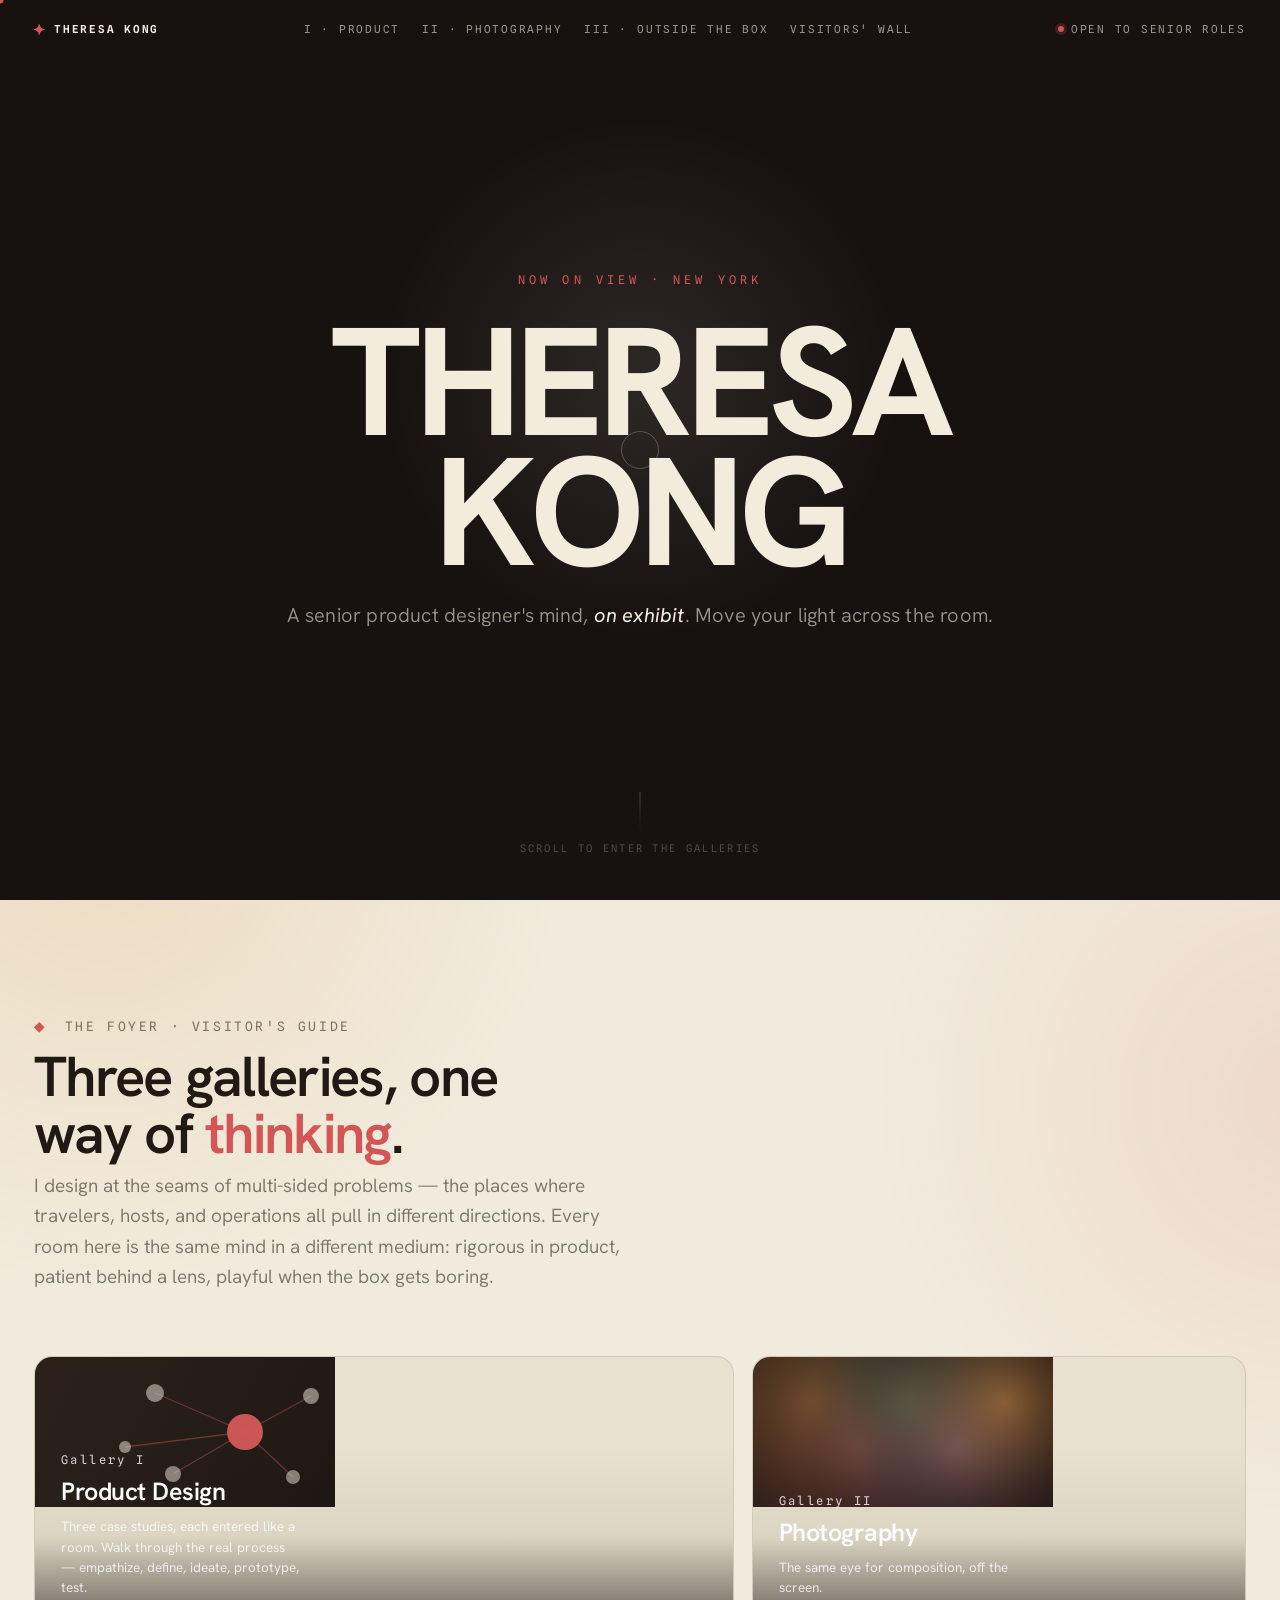
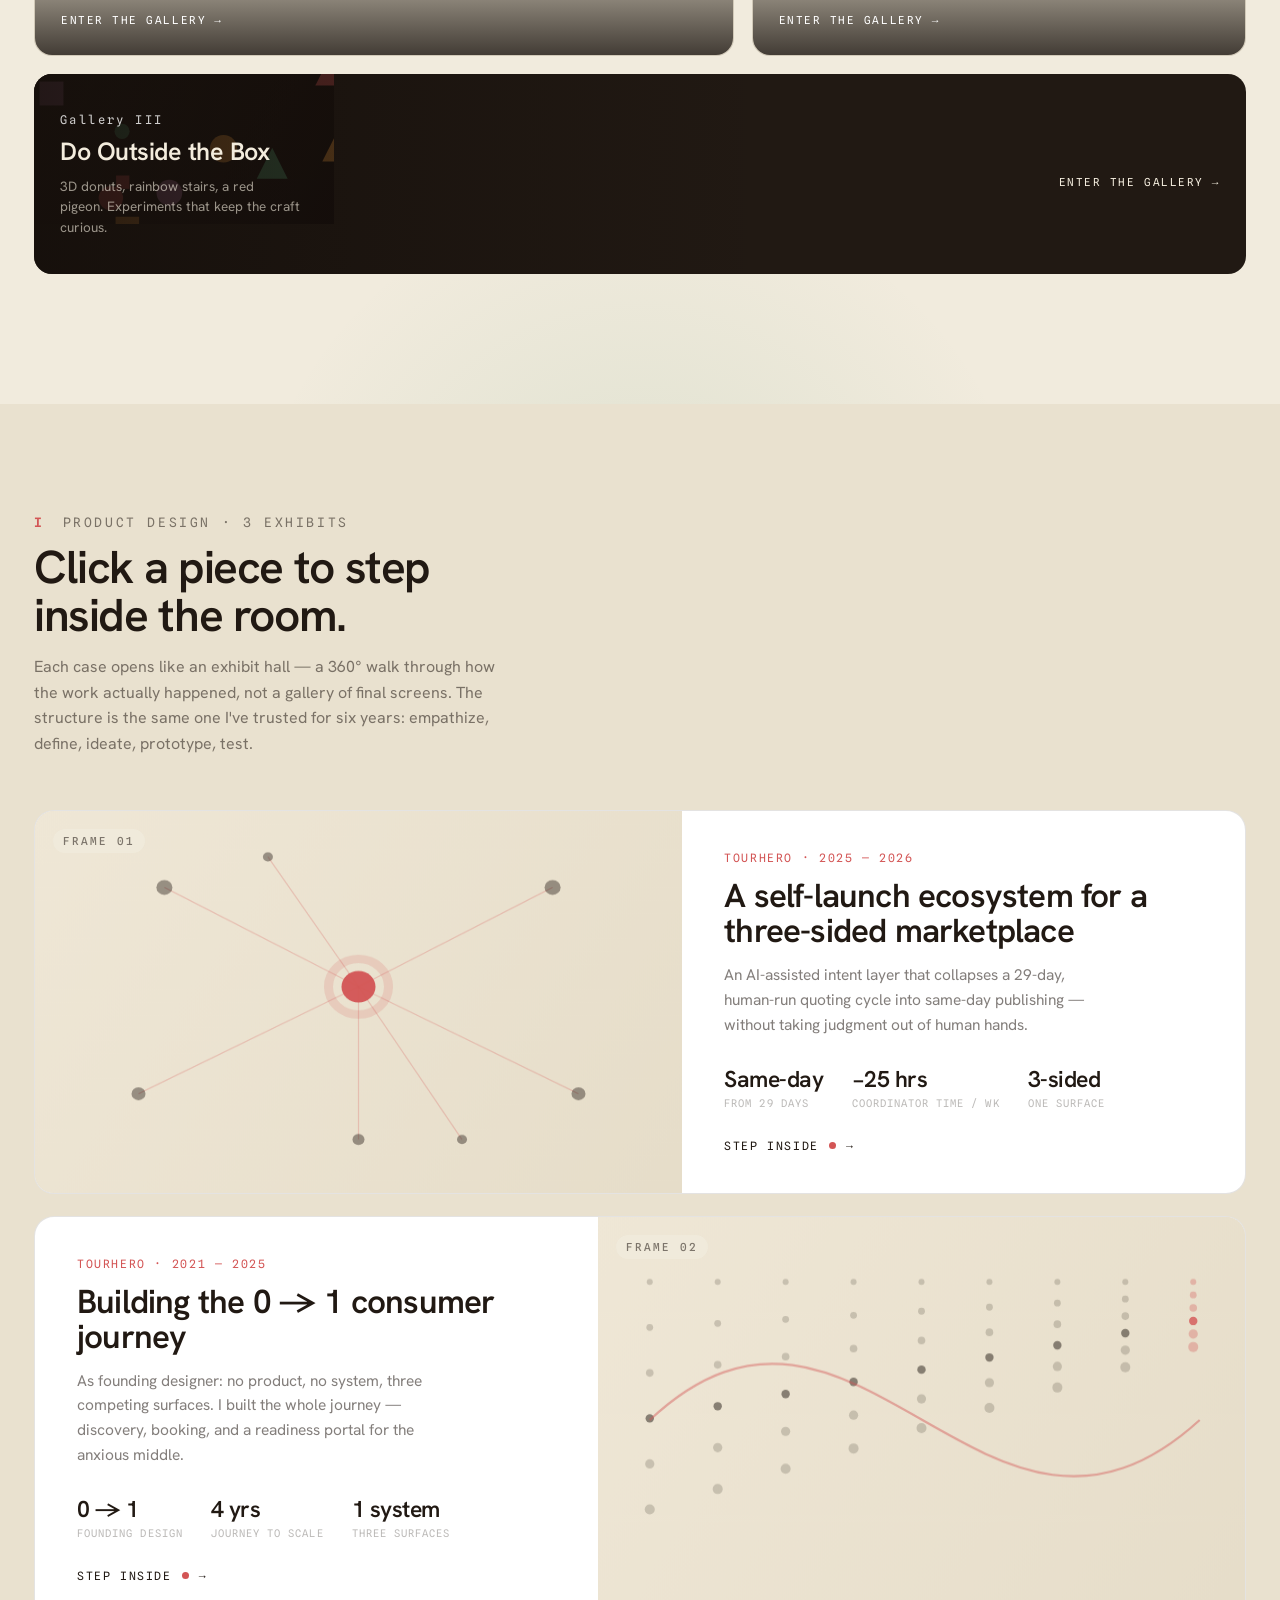
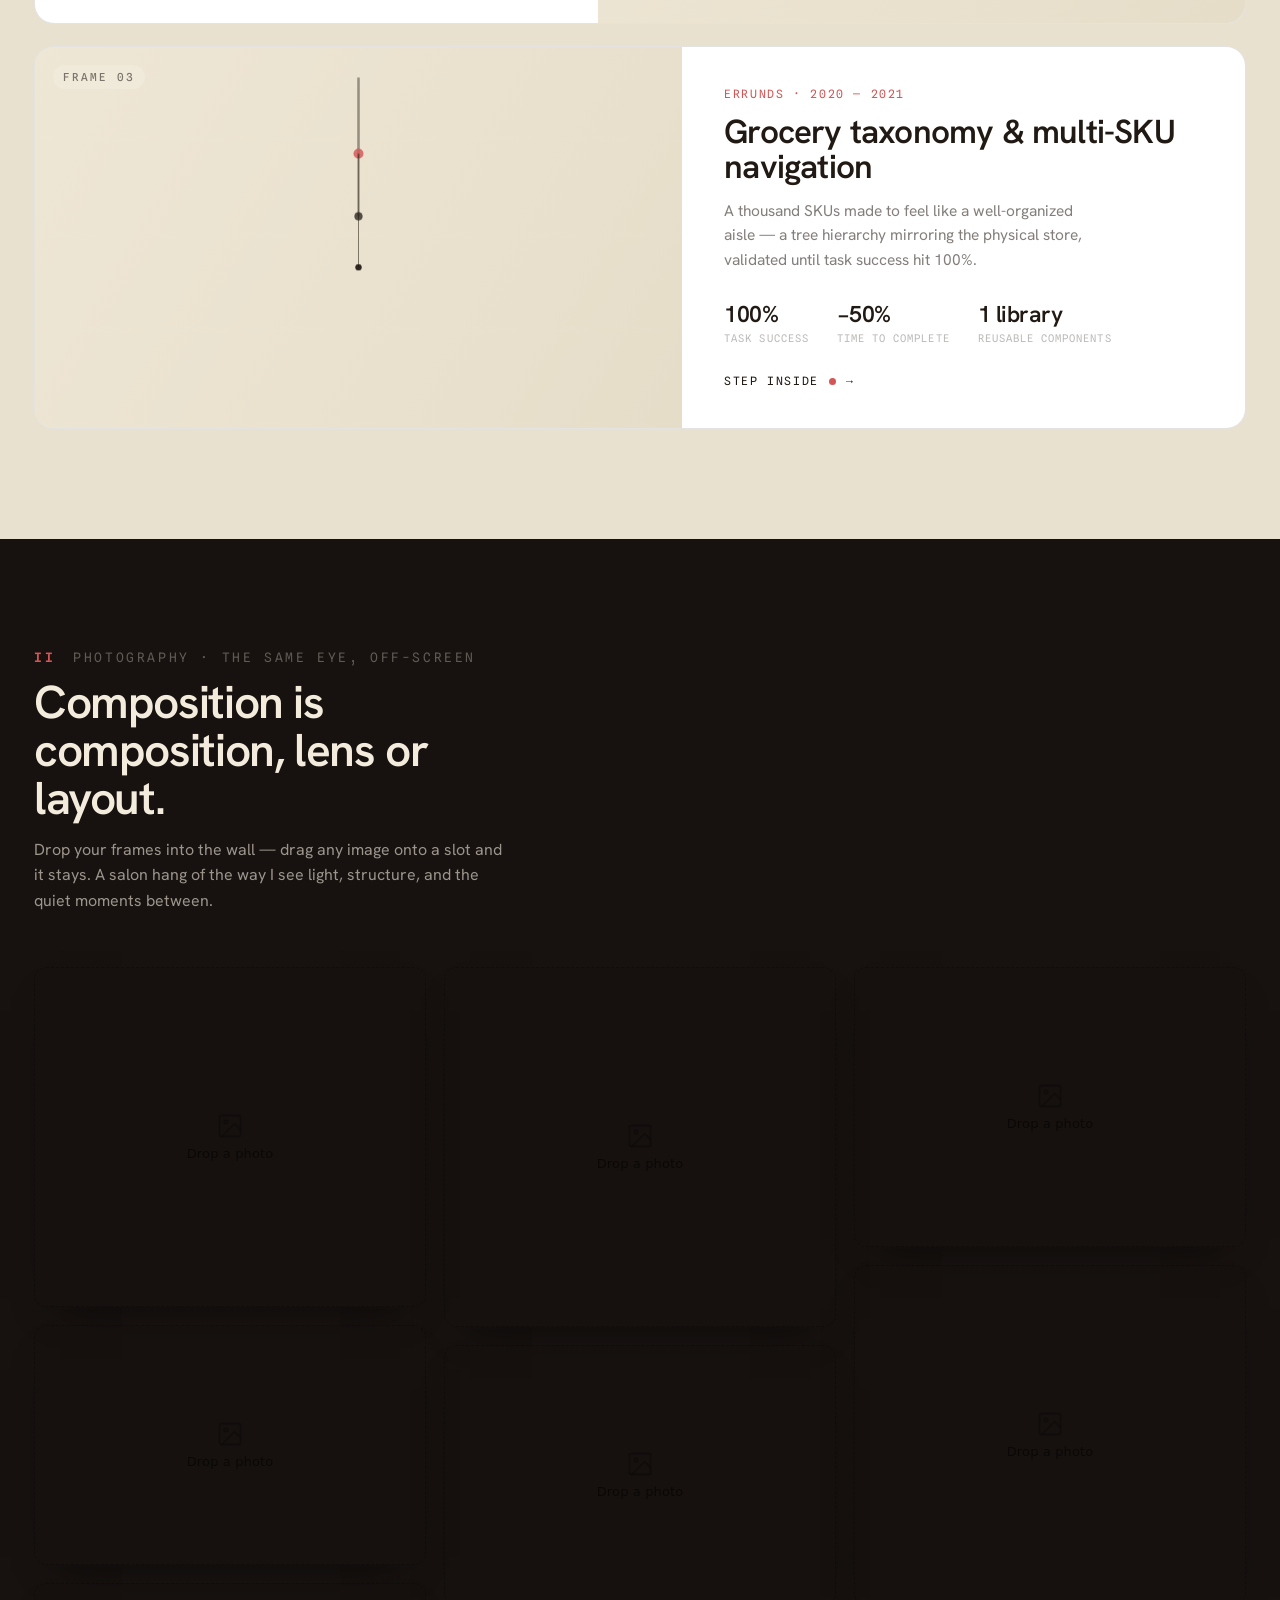
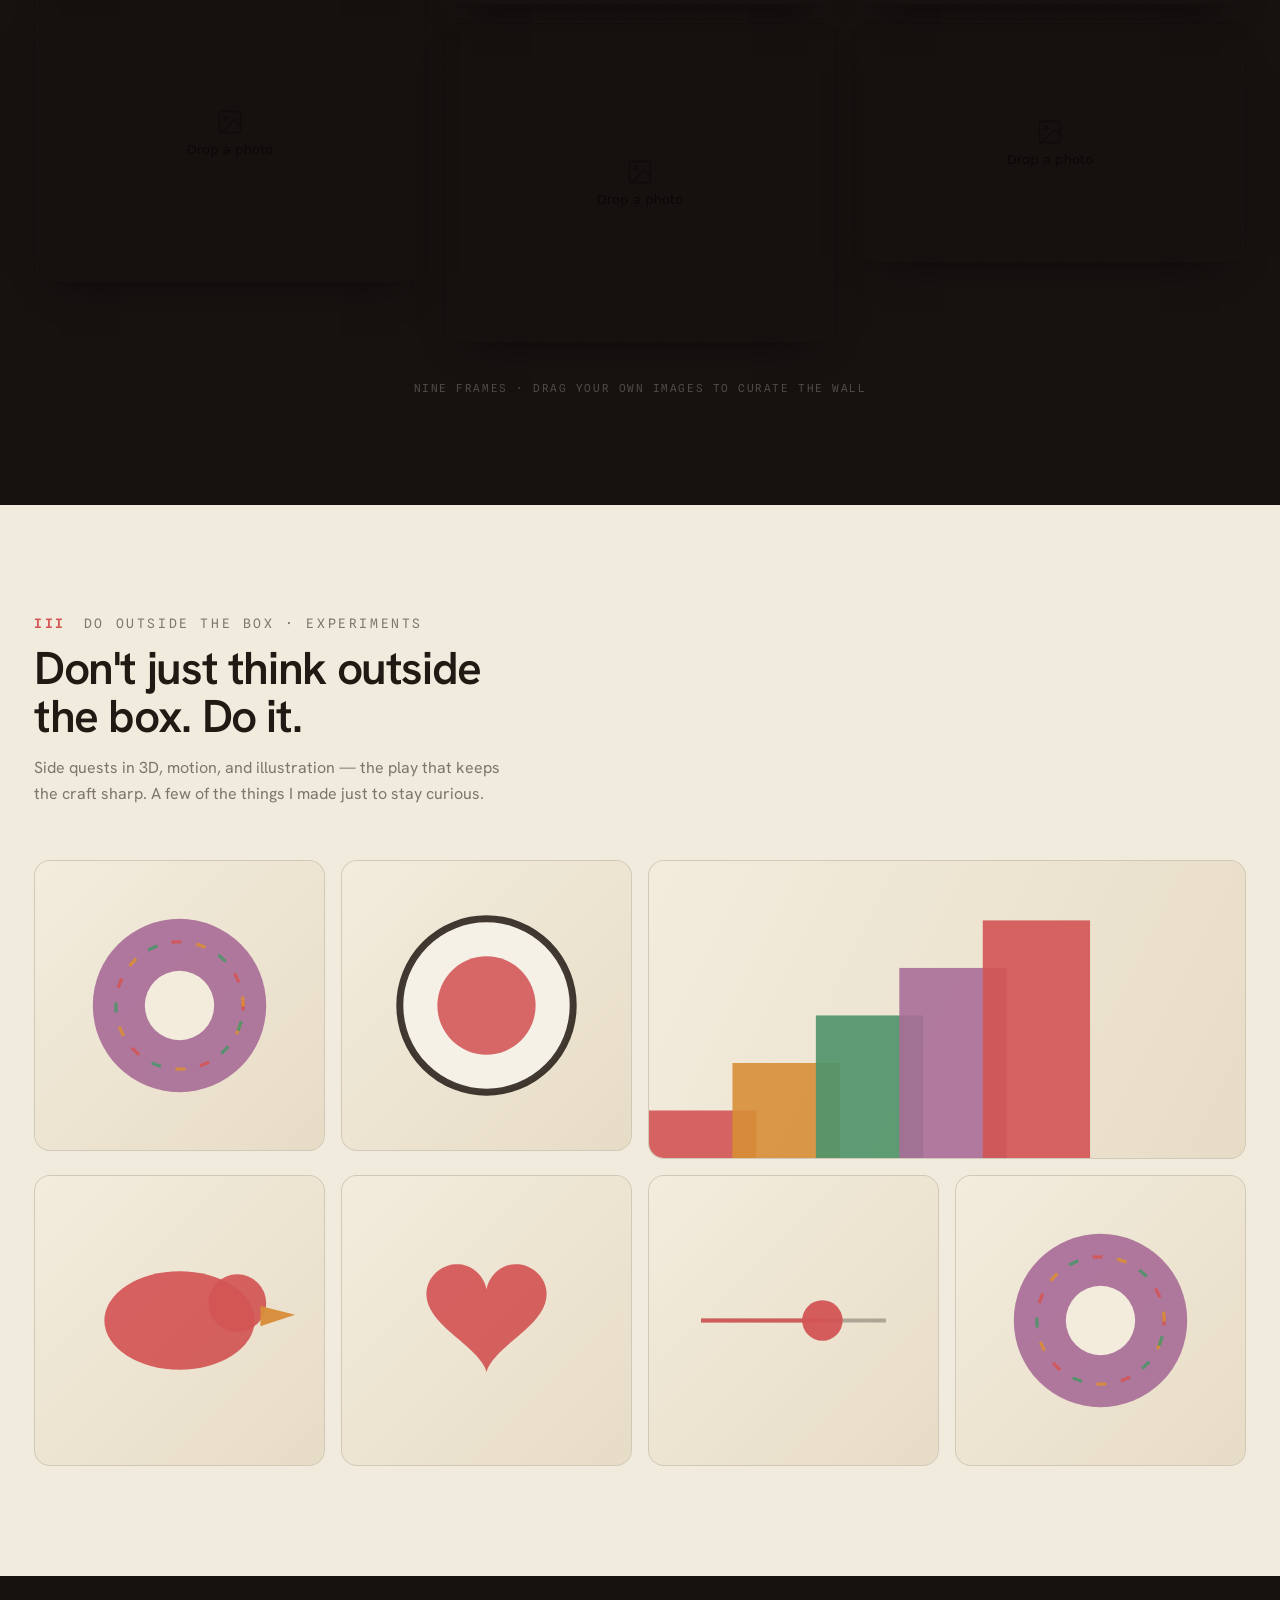
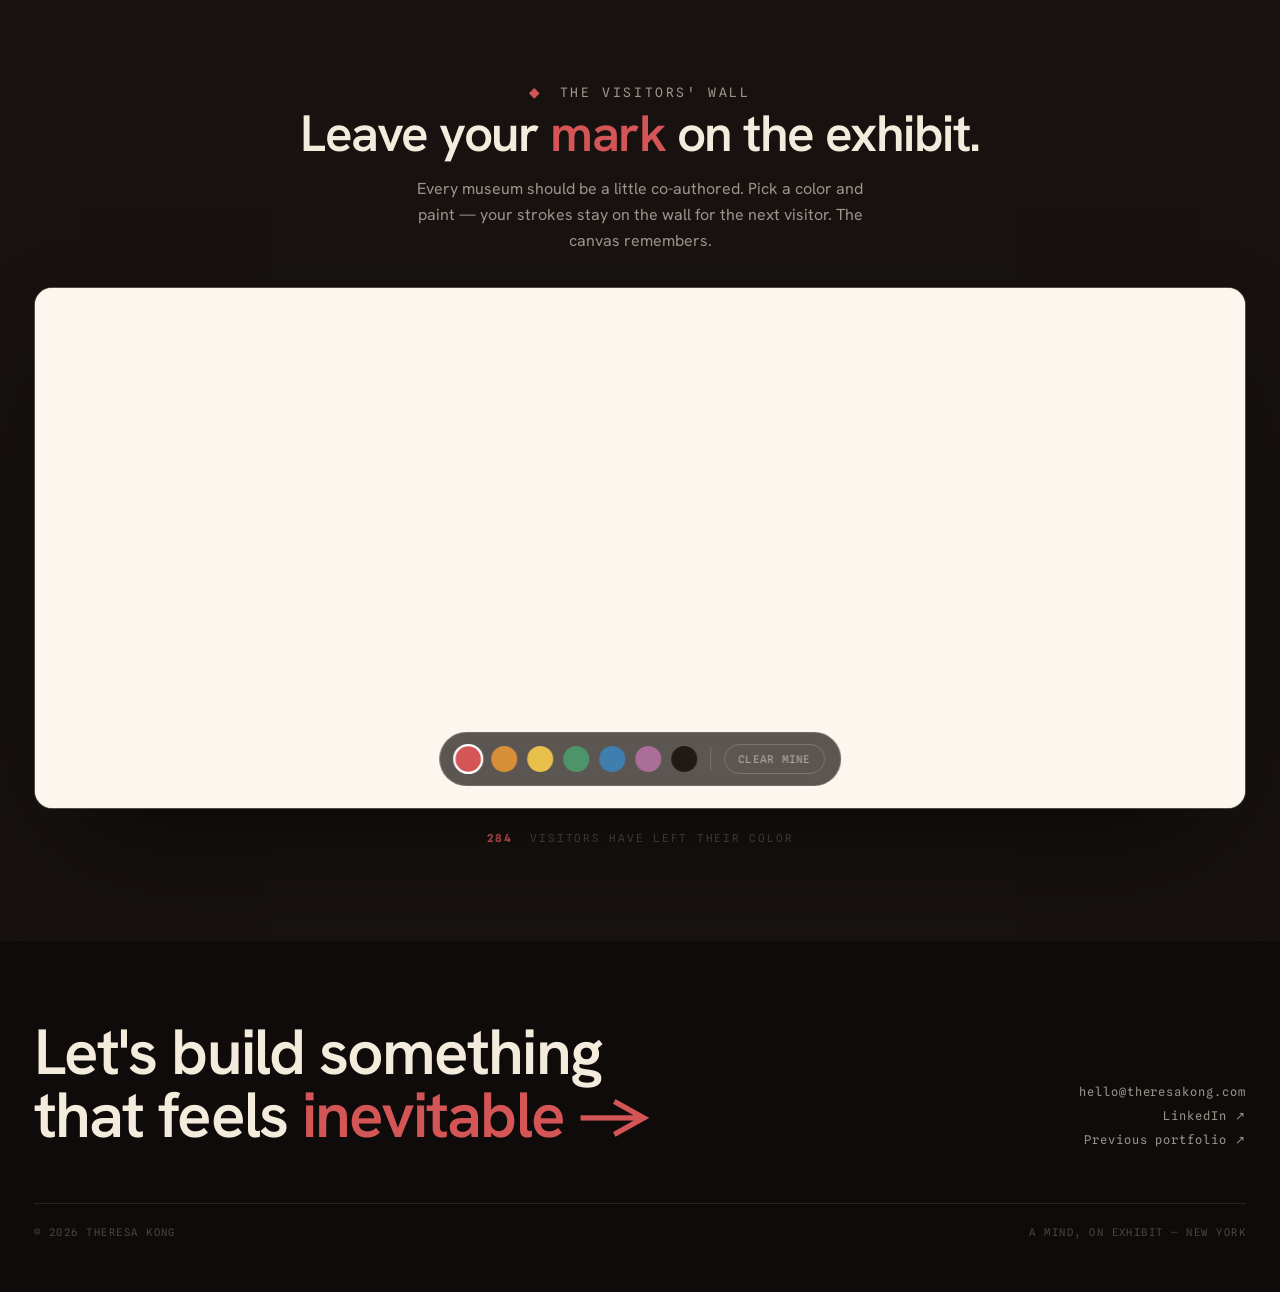
<file: project/Theresa Kong - Museum.html>
<!DOCTYPE html>
<html lang="en">
<head>
<meta charset="UTF-8">
<meta name="viewport" content="width=device-width, initial-scale=1.0">
<title>Theresa Kong — A Mind, On Exhibit</title>
<link rel="preconnect" href="https://fonts.googleapis.com">
<link rel="preconnect" href="https://fonts.gstatic.com" crossorigin>
<link href="https://fonts.googleapis.com/css2?family=Hanken+Grotesk:ital,wght@0,300..800;1,400..600&family=Spline+Sans+Mono:wght@400;500;600&display=swap" rel="stylesheet">
<link rel="stylesheet" href="museum/museum.css">
</head>
<body>
<div class="cur"></div>
<div class="cur-r"></div>

<!-- ============ NAV ============ -->
<nav class="nav">
  <a class="brand" href="#top">
    <svg class="gem" viewBox="0 0 24 24" fill="currentColor"><path d="M12 0c.6 6 5.4 10.8 11.4 11.4v1.2C17.4 13.2 12.6 18 12 24h-1.2C10.2 18 5.4 13.2-.6 12.6v-1.2C5.4 10.8 10.2 6 10.8 0H12z"/></svg>
    Theresa Kong
  </a>
  <div class="wayfind">
    <a href="#gallery-1" data-scroll="#gallery-1">I · Product</a>
    <a href="#gallery-2" data-scroll="#gallery-2">II · Photography</a>
    <a href="#gallery-3" data-scroll="#gallery-3">III · Outside the Box</a>
    <a href="#wall" data-scroll="#wall">Visitors' Wall</a>
  </div>
  <span class="open-tag"><i></i>Open to senior roles</span>
</nav>

<!-- ============ I. ENTRANCE ============ -->
<header class="entrance" id="top">
  <div class="dust"></div>
  <div class="spot"></div>
  <div class="plate">
    <div class="eyebrow">Now on view · New York</div>
    <h1>
      <span class="l" style="animation-delay:.30s">T</span><span class="l" style="animation-delay:.36s">H</span><span class="l" style="animation-delay:.42s">E</span><span class="l" style="animation-delay:.48s">R</span><span class="l" style="animation-delay:.54s">E</span><span class="l" style="animation-delay:.60s">S</span><span class="l" style="animation-delay:.66s">A</span><br>
      <span class="l" style="animation-delay:.72s">K</span><span class="l" style="animation-delay:.78s">O</span><span class="l" style="animation-delay:.84s">N</span><span class="l" style="animation-delay:.90s">G</span>
    </h1>
    <p class="sub">A senior product designer's mind, <em>on exhibit</em>. Move your light across the room.</p>
  </div>
  <div class="placard">
    <div class="line"></div>
    <div class="txt">Scroll to enter the galleries</div>
  </div>
</header>

<!-- ============ FOYER ============ -->
<section class="foyer">
  <div class="wrap">
    <div class="shead reveal">
      <span class="rn">◆</span>
      <span class="ttl">The Foyer · Visitor's Guide</span>
    </div>
    <h2 class="lead reveal">Three galleries, one way of <span class="hl">thinking</span>.</h2>
    <p class="lede reveal">I design at the seams of multi-sided problems — the places where travelers, hosts, and operations all pull in different directions. Every room here is the same mind in a different medium: rigorous in product, patient behind a lens, playful when the box gets boring.</p>

    <div class="directory">
      <a class="gcard span7 reveal" data-scroll="#gallery-1" href="#gallery-1">
        <canvas class="scene" data-scene="product"></canvas>
        <div class="glow"></div>
        <div class="meta">
          <div class="num">Gallery I</div>
          <h3>Product Design</h3>
          <p class="desc">Three case studies, each entered like a room. Walk through the real process — empathize, define, ideate, prototype, test.</p>
          <span class="enter">Enter the gallery <span class="arw">→</span></span>
        </div>
      </a>
      <a class="gcard span5 reveal" data-scroll="#gallery-2" href="#gallery-2">
        <canvas class="scene" data-scene="photo"></canvas>
        <div class="glow"></div>
        <div class="meta">
          <div class="num">Gallery II</div>
          <h3>Photography</h3>
          <p class="desc">The same eye for composition, off the screen.</p>
          <span class="enter">Enter the gallery <span class="arw">→</span></span>
        </div>
      </a>
      <a class="gcard span12 reveal" data-scroll="#gallery-3" href="#gallery-3">
        <canvas class="scene" data-scene="dotb" style="position:absolute;inset:0"></canvas>
        <div class="glow" style="background:linear-gradient(90deg,rgba(20,14,10,.82),transparent 60%)"></div>
        <div class="meta vmeta">
          <div class="num">Gallery III</div>
          <h3>Do Outside the Box</h3>
          <p class="desc">3D donuts, rainbow stairs, a red pigeon. Experiments that keep the craft curious.</p>
        </div>
        <span class="enter" style="position:relative;z-index:2;color:var(--cream)">Enter the gallery <span class="arw">→</span></span>
      </a>
    </div>
  </div>
</section>

<!-- ============ GALLERY I — PRODUCT DESIGN ============ -->
<section class="gallery bright alt" id="gallery-1">
  <div class="ghead">
    <div class="shead reveal"><span class="rn">I</span><span class="ttl">Product Design · 3 exhibits</span></div>
    <h2 class="reveal">Click a piece to step inside the room.</h2>
    <p class="reveal">Each case opens like an exhibit hall — a 360° walk through how the work actually happened, not a gallery of final screens. The structure is the same one I've trusted for six years: empathize, define, ideate, prototype, test.</p>
  </div>
  <div class="exhibits">

    <article class="exhibit reveal" data-case="errunds">
      <div class="ex-art"><canvas data-art="0"></canvas><span class="frameno mono">Frame 01</span></div>
      <div class="ex-body">
        <div class="co">TourHero · 2025 — 2026</div>
        <h3>A self-launch ecosystem for a three-sided marketplace</h3>
        <p class="blurb">An AI-assisted intent layer that collapses a 29-day, human-run quoting cycle into same-day publishing — without taking judgment out of human hands.</p>
        <div class="stats">
          <div class="stat"><div class="n">Same-day</div><div class="k">from 29 days</div></div>
          <div class="stat"><div class="n">−25 hrs</div><div class="k">coordinator time / wk</div></div>
          <div class="stat"><div class="n">3-sided</div><div class="k">one surface</div></div>
        </div>
        <span class="view">Step inside <span class="dot"></span><span class="arw">→</span></span>
      </div>
    </article>

    <article class="exhibit reveal" data-case="journey">
      <div class="ex-art"><canvas data-art="1"></canvas><span class="frameno mono">Frame 02</span></div>
      <div class="ex-body">
        <div class="co">TourHero · 2021 — 2025</div>
        <h3>Building the 0 → 1 consumer journey</h3>
        <p class="blurb">As founding designer: no product, no system, three competing surfaces. I built the whole journey — discovery, booking, and a readiness portal for the anxious middle.</p>
        <div class="stats">
          <div class="stat"><div class="n">0 → 1</div><div class="k">founding design</div></div>
          <div class="stat"><div class="n">4 yrs</div><div class="k">journey to scale</div></div>
          <div class="stat"><div class="n">1 system</div><div class="k">three surfaces</div></div>
        </div>
        <span class="view">Step inside <span class="dot"></span><span class="arw">→</span></span>
      </div>
    </article>

    <article class="exhibit reveal" data-case="taxonomy">
      <div class="ex-art"><canvas data-art="2"></canvas><span class="frameno mono">Frame 03</span></div>
      <div class="ex-body">
        <div class="co">Errunds · 2020 — 2021</div>
        <h3>Grocery taxonomy & multi-SKU navigation</h3>
        <p class="blurb">A thousand SKUs made to feel like a well-organized aisle — a tree hierarchy mirroring the physical store, validated until task success hit 100%.</p>
        <div class="stats">
          <div class="stat"><div class="n">100%</div><div class="k">task success</div></div>
          <div class="stat"><div class="n">−50%</div><div class="k">time to complete</div></div>
          <div class="stat"><div class="n">1 library</div><div class="k">reusable components</div></div>
        </div>
        <span class="view">Step inside <span class="dot"></span><span class="arw">→</span></span>
      </div>
    </article>

  </div>
</section>

<!-- ============ GALLERY II — PHOTOGRAPHY ============ -->
<section class="gallery deep" id="gallery-2">
  <div class="ghead">
    <div class="shead reveal"><span class="rn">II</span><span class="ttl">Photography · The same eye, off-screen</span></div>
    <h2 class="reveal">Composition is composition, lens or layout.</h2>
    <p class="reveal">Drop your frames into the wall — drag any image onto a slot and it stays. A salon hang of the way I see light, structure, and the quiet moments between.</p>
  </div>
  <div class="photo-wall">
    <image-slot id="ph1" style="height:340px" placeholder="Drop a photo"></image-slot>
    <image-slot id="ph2" style="height:240px" placeholder="Drop a photo"></image-slot>
    <image-slot id="ph3" style="height:300px" placeholder="Drop a photo"></image-slot>
    <image-slot id="ph4" style="height:360px" placeholder="Drop a photo"></image-slot>
    <image-slot id="ph5" style="height:260px" placeholder="Drop a photo"></image-slot>
    <image-slot id="ph6" style="height:320px" placeholder="Drop a photo"></image-slot>
    <image-slot id="ph7" style="height:280px" placeholder="Drop a photo"></image-slot>
    <image-slot id="ph8" style="height:340px" placeholder="Drop a photo"></image-slot>
    <image-slot id="ph9" style="height:240px" placeholder="Drop a photo"></image-slot>
  </div>
  <p class="photo-cap">Nine frames · drag your own images to curate the wall</p>
</section>

<!-- ============ GALLERY III — DO OUTSIDE THE BOX ============ -->
<section class="gallery bright" id="gallery-3">
  <div class="ghead">
    <div class="shead reveal"><span class="rn">III</span><span class="ttl">Do Outside the Box · Experiments</span></div>
    <h2 class="reveal">Don't just think outside the box. Do it.</h2>
    <p class="reveal">Side quests in 3D, motion, and illustration — the play that keeps the craft sharp. A few of the things I made just to stay curious.</p>
  </div>
  <div class="dotb">
    <div class="toy reveal"><canvas data-toy="donut"></canvas><span class="tlabel">3D Donut · Blender</span></div>
    <div class="toy reveal"><canvas data-toy="sushi"></canvas><span class="tlabel">3D Sushi · Blender</span></div>
    <div class="toy reveal wide"><canvas data-toy="stairs"></canvas><span class="tlabel">3D Rainbow Stairs</span></div>
    <div class="toy reveal"><canvas data-toy="pigeon"></canvas><span class="tlabel">Red Pigeon · Logo</span></div>
    <div class="toy reveal"><canvas data-toy="heart"></canvas><span class="tlabel">Icon Microinteraction</span></div>
    <div class="toy reveal"><canvas data-toy="slider"></canvas><span class="tlabel">Interactive Slider · XD</span></div>
    <div class="toy reveal"><canvas data-toy="donut"></canvas><span class="tlabel">Burrito Illustration</span></div>
  </div>
</section>

<!-- ============ VISITORS' WALL ============ -->
<section class="visitors" id="wall">
  <div class="vhead">
    <div class="shead reveal" style="justify-content:center"><span class="rn">◆</span><span class="ttl" style="color:var(--cream-soft)">The Visitors' Wall</span></div>
    <h2 class="reveal">Leave your <span class="hl">mark</span> on the exhibit.</h2>
    <p class="vsub reveal">Every museum should be a little co-authored. Pick a color and paint — your strokes stay on the wall for the next visitor. The canvas remembers.</p>
  </div>
  <div class="canvas-shell reveal">
    <canvas id="paint"></canvas>
    <div class="palette">
      <span class="swatch" data-c="#d35555"></span>
      <span class="swatch" data-c="#d98e38"></span>
      <span class="swatch" data-c="#e7c14b"></span>
      <span class="swatch" data-c="#4e946a"></span>
      <span class="swatch" data-c="#3f7fb0"></span>
      <span class="swatch" data-c="#aa6e98"></span>
      <span class="swatch" data-c="#211913"></span>
      <span class="sep"></span>
      <button class="ptool" id="clearWall">Clear mine</button>
    </div>
  </div>
  <p class="vcount reveal"><b id="vcount">284</b> &nbsp;visitors have left their color</p>
</section>

<!-- ============ COLOPHON ============ -->
<footer class="colophon">
  <div class="cwrap">
    <div class="big reveal">Let's build something<br>that feels <a href="mailto:hello@theresakong.com">inevitable →</a></div>
    <div class="rt reveal">
      <a href="mailto:hello@theresakong.com">hello@theresakong.com</a>
      <a href="https://www.linkedin.com/in/theresa-kong/" target="_blank" rel="noopener">LinkedIn ↗</a>
      <a href="https://theresakong.com" target="_blank" rel="noopener">Previous portfolio ↗</a>
    </div>
  </div>
  <div class="fine">
    <span>© 2026 Theresa Kong</span>
    <span>A Mind, On Exhibit — New York</span>
  </div>
</footer>

<!-- ============ IMMERSIVE CASE ROOM (overlay) ============ -->
<div class="room" id="room">
  <div class="room-progress" id="roomProgress"></div>
  <button class="room-close" id="roomClose">✕ &nbsp;Leave room</button>
  <div id="roomBody"></div>
</div>

<script src="museum/image-slot.js"></script>
<script src="museum/museum.js"></script>
</body>
</html>
</file>
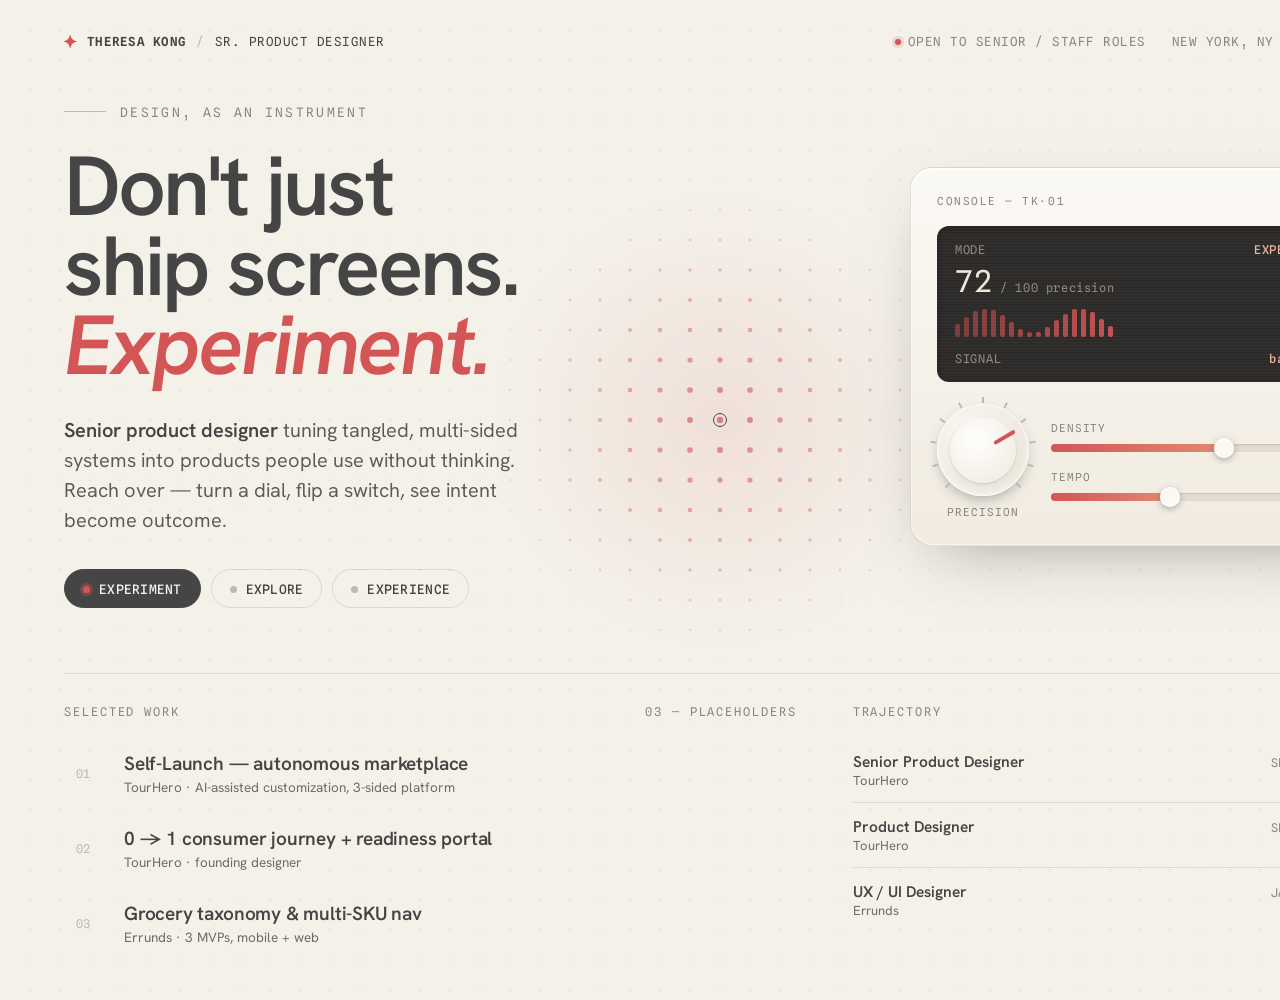
<file: project/concepts/instrument.html>
<!DOCTYPE html>
<html lang="en">
<head>
<meta charset="UTF-8">
<meta name="viewport" content="width=device-width, initial-scale=1.0">
<title>Theresa Kong — The Instrument</title>
<link rel="preconnect" href="https://fonts.googleapis.com">
<link rel="preconnect" href="https://fonts.gstatic.com" crossorigin>
<link href="https://fonts.googleapis.com/css2?family=Hanken+Grotesk:ital,wght@0,300..800;1,400..600&family=Spline+Sans+Mono:wght@400;500;600&display=swap" rel="stylesheet">
<style>
  :root{
    --paper:#f4f1e9;
    --paper-2:#efe9dd;
    --ink:#454545;
    --ink-60:#8a8782;
    --ink-30:#bdbab3;
    --accent:#d35555;
    --line:rgba(69,69,69,.14);
    --sans:'Hanken Grotesk',system-ui,sans-serif;
    --mono:'Spline Sans Mono',ui-monospace,monospace;
  }
  *{margin:0;padding:0;box-sizing:border-box}
  html,body{width:1440px;height:1000px;overflow:hidden}
  body{
    background:var(--paper);
    color:var(--ink);
    font-family:var(--sans);
    position:relative;
    -webkit-font-smoothing:antialiased;
    cursor:none;
  }
  /* dotted field + cursor spotlight */
  #field{position:absolute;inset:0;z-index:0;pointer-events:none}
  #spot{
    position:absolute;width:520px;height:520px;border-radius:50%;
    background:radial-gradient(circle, rgba(211,85,85,.10), rgba(211,85,85,0) 62%);
    transform:translate(-50%,-50%);left:50%;top:42%;z-index:0;pointer-events:none;
    transition:opacity .4s;mix-blend-mode:multiply;
  }
  #cursor{
    position:fixed;z-index:50;width:14px;height:14px;border:1.5px solid var(--ink);
    border-radius:50%;transform:translate(-50%,-50%);pointer-events:none;
    transition:width .18s,height .18s,background .18s,border-color .18s;
    mix-blend-mode:normal;
  }
  #cursor.hot{width:34px;height:34px;background:rgba(211,85,85,.12);border-color:var(--accent)}

  .stage{position:relative;z-index:1;width:100%;height:100%;
    padding:34px 64px 40px;display:flex;flex-direction:column}

  /* top bar */
  .topbar{display:flex;justify-content:space-between;align-items:center;
    font-family:var(--mono);font-size:12.5px;letter-spacing:.04em;color:var(--ink-60);
    text-transform:uppercase}
  .topbar .brand{display:flex;align-items:center;gap:10px;color:var(--ink)}
  .topbar .brand b{font-weight:600;letter-spacing:.02em}
  .star{width:13px;height:13px;color:var(--accent)}
  .topbar .meta{display:flex;gap:26px;align-items:center}
  .topbar .meta span{display:flex;gap:7px;align-items:center}
  .dot{width:6px;height:6px;border-radius:50%;background:var(--accent);
    box-shadow:0 0 0 3px rgba(211,85,85,.18);animation:pulse 2.4s infinite}
  @keyframes pulse{0%,100%{opacity:1}50%{opacity:.35}}

  /* hero grid */
  .hero{flex:1;display:grid;grid-template-columns:1fr 466px;gap:48px;
    align-items:center;padding-top:8px}

  .eyebrow{font-family:var(--mono);font-size:13px;letter-spacing:.18em;
    text-transform:uppercase;color:var(--ink-60);margin-bottom:26px;
    display:flex;align-items:center;gap:14px}
  .eyebrow::before{content:"";width:42px;height:1px;background:var(--ink-30)}

  h1{font-size:84px;line-height:.95;letter-spacing:-.035em;font-weight:600;
    text-wrap:balance}
  h1 .verb{color:var(--accent);position:relative;font-style:italic;font-weight:600;
    transition:opacity .25s}
  .lede{margin-top:30px;max-width:480px;font-size:20px;line-height:1.5;
    color:#5d5a55;font-weight:380;min-height:90px}
  .lede b{color:var(--ink);font-weight:600}

  .modes{margin-top:34px;display:flex;gap:10px}
  .mode{font-family:var(--mono);font-size:13px;letter-spacing:.02em;
    padding:11px 18px 10px;border:1px solid var(--line);border-radius:40px;
    background:transparent;color:var(--ink);cursor:none;text-transform:uppercase;
    transition:all .2s;display:flex;align-items:center;gap:9px;font-weight:500}
  .mode .led{width:7px;height:7px;border-radius:50%;background:var(--ink-30);transition:all .2s}
  .mode:hover{border-color:var(--ink-30)}
  .mode.on{background:var(--ink);color:var(--paper);border-color:var(--ink)}
  .mode.on .led{background:var(--accent);box-shadow:0 0 0 3px rgba(211,85,85,.35)}

  /* console */
  .console{background:linear-gradient(180deg,#fbf9f4,#f1ebe0);
    border:1px solid var(--line);border-radius:22px;padding:26px;
    box-shadow:0 1px 0 #fff inset, 0 24px 60px -28px rgba(69,69,69,.5);
    position:relative;overflow:hidden}
  .console::after{content:"";position:absolute;inset:0;border-radius:22px;
    box-shadow:0 0 0 1px rgba(255,255,255,.5) inset;pointer-events:none}
  .console-head{display:flex;justify-content:space-between;align-items:center;
    font-family:var(--mono);font-size:11px;letter-spacing:.14em;color:var(--ink-60);
    text-transform:uppercase;margin-bottom:18px}
  .screws{display:flex;gap:8px}
  .screws i{width:7px;height:7px;border-radius:50%;
    background:radial-gradient(circle at 35% 30%,#fff,#cfc8b9);display:block}

  /* readout */
  .readout{background:#2c2b29;border-radius:12px;padding:16px 18px;
    font-family:var(--mono);color:#e7d9c4;position:relative;overflow:hidden;
    box-shadow:0 2px 8px rgba(0,0,0,.25) inset}
  .readout::before{content:"";position:absolute;inset:0;
    background:repeating-linear-gradient(0deg,rgba(255,255,255,.03) 0 1px,transparent 1px 3px);
    pointer-events:none}
  .ro-row{display:flex;justify-content:space-between;align-items:baseline;
    font-size:12px;letter-spacing:.06em}
  .ro-row + .ro-row{margin-top:9px}
  .ro-row .k{color:#8f8a7e;text-transform:uppercase}
  .ro-row .v{color:#e9b3a0;font-weight:500}
  .ro-big{font-size:30px;letter-spacing:.02em;color:#f0e6d6;margin:6px 0 12px;
    display:flex;align-items:baseline;gap:8px}
  .ro-big small{font-size:12px;color:#8f8a7e}
  .bars{display:flex;gap:4px;align-items:flex-end;height:26px;margin-top:6px}
  .bars i{width:5px;background:#d35555;border-radius:2px;opacity:.85;display:block;
    transition:height .2s}

  /* controls */
  .controls{display:grid;grid-template-columns:auto 1fr;gap:22px;align-items:center;
    margin-top:22px}
  .knob-wrap{display:flex;flex-direction:column;align-items:center;gap:9px}
  .knob{width:92px;height:92px;border-radius:50%;cursor:none;position:relative;
    background:radial-gradient(circle at 38% 32%,#fcfaf5,#e4ddcf);
    box-shadow:0 6px 14px -4px rgba(69,69,69,.45),0 0 0 1px rgba(255,255,255,.6) inset,
      0 -3px 8px rgba(255,255,255,.7) inset;touch-action:none}
  .knob::after{content:"";position:absolute;inset:13px;border-radius:50%;
    background:radial-gradient(circle at 40% 35%,#fff,#efe9dc);
    box-shadow:0 1px 3px rgba(69,69,69,.2)}
  .knob .pointer{position:absolute;left:50%;top:9px;width:4px;height:24px;
    background:var(--accent);border-radius:2px;transform-origin:50% 37px;
    transform:translateX(-50%) rotate(0deg);z-index:2}
  .knob .ticks{position:absolute;inset:-7px;border-radius:50%}
  .knob .ticks i{position:absolute;left:50%;top:0;width:2px;height:6px;
    background:var(--ink-30);transform-origin:50% 53px}
  .ctl-label{font-family:var(--mono);font-size:11px;letter-spacing:.1em;
    text-transform:uppercase;color:var(--ink-60)}

  .sliders{display:flex;flex-direction:column;gap:18px}
  .slider{}
  .slider .sl-top{display:flex;justify-content:space-between;
    font-family:var(--mono);font-size:11px;letter-spacing:.08em;
    text-transform:uppercase;color:var(--ink-60);margin-bottom:9px}
  .slider .sl-top .num{color:var(--accent);font-weight:500}
  .track{height:8px;border-radius:6px;background:#e4ddcf;position:relative;cursor:none;
    box-shadow:0 1px 2px rgba(69,69,69,.18) inset}
  .track .fill{position:absolute;left:0;top:0;bottom:0;border-radius:6px;
    background:linear-gradient(90deg,#d35555,#e08a72)}
  .track .thumb{position:absolute;top:50%;width:20px;height:20px;border-radius:50%;
    background:#fbf9f4;transform:translate(-50%,-50%);
    box-shadow:0 2px 6px rgba(69,69,69,.4),0 0 0 1px rgba(255,255,255,.7) inset}

  /* lower band */
  .lower{display:grid;grid-template-columns:1.4fr 1fr;gap:56px;
    padding-top:30px;margin-top:18px;border-top:1px solid var(--line)}
  .band-label{font-family:var(--mono);font-size:12px;letter-spacing:.16em;
    text-transform:uppercase;color:var(--ink-60);margin-bottom:18px;
    display:flex;justify-content:space-between}
  .work{display:flex;flex-direction:column;gap:2px}
  .wrow{display:grid;grid-template-columns:30px 1fr auto;gap:18px;align-items:center;
    padding:14px 12px;border-radius:12px;cursor:none;transition:background .2s;
    position:relative}
  .wrow:hover{background:var(--paper-2)}
  .wrow .idx{font-family:var(--mono);font-size:12px;color:var(--ink-30)}
  .wrow .wmain .t{font-size:19px;font-weight:600;letter-spacing:-.01em}
  .wrow .wmain .s{font-size:13.5px;color:#6f6c66;margin-top:2px}
  .wrow .metric{font-family:var(--mono);font-size:12px;color:var(--accent);
    text-align:right;white-space:nowrap;opacity:0;transform:translateX(-6px);
    transition:.25s}
  .wrow:hover .metric{opacity:1;transform:none}
  .wrow .arrow{position:absolute;right:14px;opacity:0}

  .timeline{display:flex;flex-direction:column;gap:0}
  .trow{display:grid;grid-template-columns:1fr auto;gap:10px;padding:13px 0;
    border-bottom:1px solid var(--line);align-items:baseline}
  .trow:last-child{border-bottom:0}
  .trow .role{font-size:15.5px;font-weight:600}
  .trow .co{font-size:13px;color:#6f6c66}
  .trow .yr{font-family:var(--mono);font-size:12px;color:var(--ink-60);white-space:nowrap}
</style>
</head>
<body>
  <canvas id="field"></canvas>
  <div id="spot"></div>
  <div id="cursor"></div>

  <div class="stage">
    <div class="topbar">
      <div class="brand">
        <svg class="star" viewBox="0 0 24 24" fill="currentColor"><path d="M12 0c.6 6 5.4 10.8 11.4 11.4v1.2C17.4 13.2 12.6 18 12 24h-1.2C10.2 18 5.4 13.2-.6 12.6v-1.2C5.4 10.8 10.2 6 10.8 0H12z"/></svg>
        <b>THERESA KONG</b><span style="color:var(--ink-30)">/</span>SR. PRODUCT DESIGNER
      </div>
      <div class="meta">
        <span><i class="dot"></i> OPEN TO SENIOR / STAFF ROLES</span>
        <span>NEW YORK, NY</span>
        <span id="clock">—</span>
      </div>
    </div>

    <div class="hero">
      <div class="hero-left">
        <div class="eyebrow">Design, as an instrument</div>
        <h1>Don't just<br>ship screens.<br><span class="verb" id="verb">Experiment.</span></h1>
        <p class="lede" id="lede"><b>Senior product designer</b> tuning tangled, multi-sided systems into products people use without thinking. Reach over — turn a dial, flip a switch, see intent become outcome.</p>
        <div class="modes" id="modes">
          <button class="mode on" data-mode="0"><span class="led"></span>Experiment</button>
          <button class="mode" data-mode="1"><span class="led"></span>Explore</button>
          <button class="mode" data-mode="2"><span class="led"></span>Experience</button>
        </div>
      </div>

      <div class="console">
        <div class="console-head">
          <span>CONSOLE — TK·01</span>
          <span class="screws"><i></i><i></i></span>
        </div>
        <div class="readout">
          <div class="ro-row"><span class="k">Mode</span><span class="v" id="ro-mode">EXPERIMENT</span></div>
          <div class="ro-big"><span id="ro-precision">72</span><small>/ 100 precision</small></div>
          <div class="bars" id="bars"></div>
          <div class="ro-row" style="margin-top:14px"><span class="k">Signal</span><span class="v" id="ro-density">balanced</span></div>
        </div>

        <div class="controls">
          <div class="knob-wrap">
            <div class="knob" id="knob">
              <div class="ticks" id="ticks"></div>
              <div class="pointer" id="pointer"></div>
            </div>
            <div class="ctl-label">Precision</div>
          </div>
          <div class="sliders">
            <div class="slider">
              <div class="sl-top"><span>Density</span><span class="num" id="d-num">58</span></div>
              <div class="track" id="track-d"><div class="fill" id="fill-d"></div><div class="thumb" id="thumb-d"></div></div>
            </div>
            <div class="slider">
              <div class="sl-top"><span>Tempo</span><span class="num" id="t-num">40</span></div>
              <div class="track" id="track-t"><div class="fill" id="fill-t"></div><div class="thumb" id="thumb-t"></div></div>
            </div>
          </div>
        </div>
      </div>
    </div>

    <div class="lower">
      <div>
        <div class="band-label"><span>Selected work</span><span>03 — placeholders</span></div>
        <div class="work" id="work">
          <div class="wrow"><span class="idx">01</span><div class="wmain"><div class="t">Self-Launch — autonomous marketplace</div><div class="s">TourHero · AI-assisted customization, 3-sided platform</div></div><div class="metric">29-day → same-day publish</div></div>
          <div class="wrow"><span class="idx">02</span><div class="wmain"><div class="t">0 → 1 consumer journey + readiness portal</div><div class="s">TourHero · founding designer</div></div><div class="metric">−25 hrs/wk overhead</div></div>
          <div class="wrow"><span class="idx">03</span><div class="wmain"><div class="t">Grocery taxonomy & multi-SKU nav</div><div class="s">Errunds · 3 MVPs, mobile + web</div></div><div class="metric">100% task success</div></div>
        </div>
      </div>
      <div>
        <div class="band-label"><span>Trajectory</span><span>2020 →</span></div>
        <div class="timeline">
          <div class="trow"><div><div class="role">Senior Product Designer</div><div class="co">TourHero</div></div><div class="yr">SEP 25 — MAR 26</div></div>
          <div class="trow"><div><div class="role">Product Designer</div><div class="co">TourHero</div></div><div class="yr">SEP 21 — SEP 25</div></div>
          <div class="trow"><div><div class="role">UX / UI Designer</div><div class="co">Errunds</div></div><div class="yr">JAN 20 — AUG 21</div></div>
        </div>
      </div>
    </div>
  </div>

<script>
(function(){
  const verbs = ["Experiment.","Explore.","Experience."];
  const ledes = [
    '<b>Senior product designer</b> tuning tangled, multi-sided systems into products people use without thinking. Reach over — turn a dial, flip a switch, see intent become outcome.',
    '<b>Systems thinker</b> who maps the whole machine before drawing a single screen — then finds the one move that makes the rest fall into place.',
    '<b>0 → 1 to scale.</b> I design the calm, obvious surface that hides a precise, deliberate engine underneath. Come experience the difference intent makes.'
  ];
  const roMode = ["EXPERIMENT","EXPLORE","EXPERIENCE"];

  // ---- cursor ----
  const cursor = document.getElementById('cursor');
  let mx = 720, my = 420, cx = 720, cy = 420;
  const spot = document.getElementById('spot');
  document.addEventListener('mousemove', e=>{ mx=e.clientX; my=e.clientY;
    spot.style.left=mx+'px'; spot.style.top=my+'px'; });
  document.querySelectorAll('button,.knob,.track,.wrow').forEach(el=>{
    el.addEventListener('mouseenter',()=>cursor.classList.add('hot'));
    el.addEventListener('mouseleave',()=>cursor.classList.remove('hot'));
  });
  function rafCursor(){ cx+=(mx-cx)*.28; cy+=(my-cy)*.28;
    cursor.style.left=cx+'px'; cursor.style.top=cy+'px'; requestAnimationFrame(rafCursor);}
  rafCursor();

  // ---- dotted field reacting to cursor ----
  const cv=document.getElementById('field'), ctx=cv.getContext('2d');
  function size(){ cv.width=1440; cv.height=1000; }
  size();
  const gap=30, dots=[];
  for(let y=gap; y<1000; y+=gap) for(let x=gap; x<1440; x+=gap) dots.push({x,y});
  function draw(){
    ctx.clearRect(0,0,1440,1000);
    for(const d of dots){
      const dx=d.x-mx, dy=d.y-my, dist=Math.hypot(dx,dy);
      const near=Math.max(0,1-dist/240);
      const r=1+near*2.2;
      ctx.beginPath();ctx.arc(d.x,d.y,r,0,7);
      if(near>0.04){ctx.fillStyle='rgba(211,85,85,'+(0.12+near*0.55)+')';}
      else{ctx.fillStyle='rgba(69,69,69,0.10)';}
      ctx.fill();
    }
    requestAnimationFrame(draw);
  }
  draw();

  // ---- clock ----
  function tick(){const d=new Date();const o={timeZone:'America/New_York',hour:'2-digit',minute:'2-digit',hour12:false};
    document.getElementById('clock').textContent='NYC '+d.toLocaleTimeString('en-US',o);}
  tick();setInterval(tick,1000);

  // ---- bars ----
  const barsEl=document.getElementById('bars');
  const NB=18; for(let i=0;i<NB;i++){const b=document.createElement('i');barsEl.appendChild(b);}
  const barEls=[...barsEl.children];
  // ticks on knob
  const ticksEl=document.getElementById('ticks');
  for(let i=0;i<11;i++){const t=document.createElement('i');t.style.transform=`translateX(-50%) rotate(${-135+i*27}deg)`;ticksEl.appendChild(t);}

  // ---- state ----
  let state={mode:0,precision:72,density:58,tempo:40};
  const pointer=document.getElementById('pointer');
  function render(){
    document.getElementById('verb').textContent=verbs[state.mode];
    document.getElementById('lede').innerHTML=ledes[state.mode];
    document.getElementById('ro-mode').textContent=roMode[state.mode];
    document.getElementById('ro-precision').textContent=Math.round(state.precision);
    // knob: -135 .. +135
    pointer.style.transform=`translateX(-50%) rotate(${-135+state.precision/100*270}deg)`;
    // density slider
    document.getElementById('d-num').textContent=Math.round(state.density);
    document.getElementById('fill-d').style.width=state.density+'%';
    document.getElementById('thumb-d').style.left=state.density+'%';
    document.getElementById('t-num').textContent=Math.round(state.tempo);
    document.getElementById('fill-t').style.width=state.tempo+'%';
    document.getElementById('thumb-t').style.left=state.tempo+'%';
    document.getElementById('ro-density').textContent=
      state.density<33?'minimal':state.density<66?'balanced':'high-density';
  }
  render();

  // animate bars by tempo + precision
  let phase=0;
  function animBars(){
    phase+=0.02+state.tempo/1400;
    barEls.forEach((b,i)=>{
      const base=4+ (Math.sin(phase*3 + i*0.6)*0.5+0.5)*(6+state.precision/4);
      b.style.height=base+'px';
      b.style.opacity=0.45+ (i/NB)*0.5;
    });
    requestAnimationFrame(animBars);
  }
  animBars();

  // ---- modes ----
  document.getElementById('modes').addEventListener('click',e=>{
    const btn=e.target.closest('.mode'); if(!btn)return;
    document.querySelectorAll('.mode').forEach(m=>m.classList.remove('on'));
    btn.classList.add('on'); state.mode=+btn.dataset.mode; render();
  });

  // ---- knob drag ----
  const knob=document.getElementById('knob');
  let kdrag=false,kStartA=0,kStartV=0;
  function angleFrom(el,e){const r=el.getBoundingClientRect();
    return Math.atan2(e.clientY-(r.top+r.height/2), e.clientX-(r.left+r.width/2));}
  knob.addEventListener('pointerdown',e=>{e.preventDefault();kdrag=true;kStartA=angleFrom(knob,e);kStartV=state.precision;knob.setPointerCapture(e.pointerId);});
  window.addEventListener('pointermove',e=>{
    if(!kdrag)return;
    let da=angleFrom(knob,e)-kStartA;
    while(da>Math.PI)da-=2*Math.PI; while(da<-Math.PI)da+=2*Math.PI;
    state.precision=Math.max(0,Math.min(100,kStartV+da/(1.5*Math.PI)*100*1.4));
    render();
  });
  window.addEventListener('pointerup',()=>{kdrag=false;});

  // ---- sliders ----
  function bindSlider(trackId,key){
    const track=document.getElementById(trackId);
    let drag=false;
    function set(e){const r=track.getBoundingClientRect();
      let v=(e.clientX-r.left)/r.width*100;state[key]=Math.max(0,Math.min(100,v));render();}
    track.addEventListener('pointerdown',e=>{drag=true;track.setPointerCapture(e.pointerId);set(e);});
    track.addEventListener('pointermove',e=>{if(drag)set(e);});
    window.addEventListener('pointerup',()=>{drag=false;});
  }
  bindSlider('track-d','density');
  bindSlider('track-t','tempo');
})();
</script>
</body>
</html>
</file>
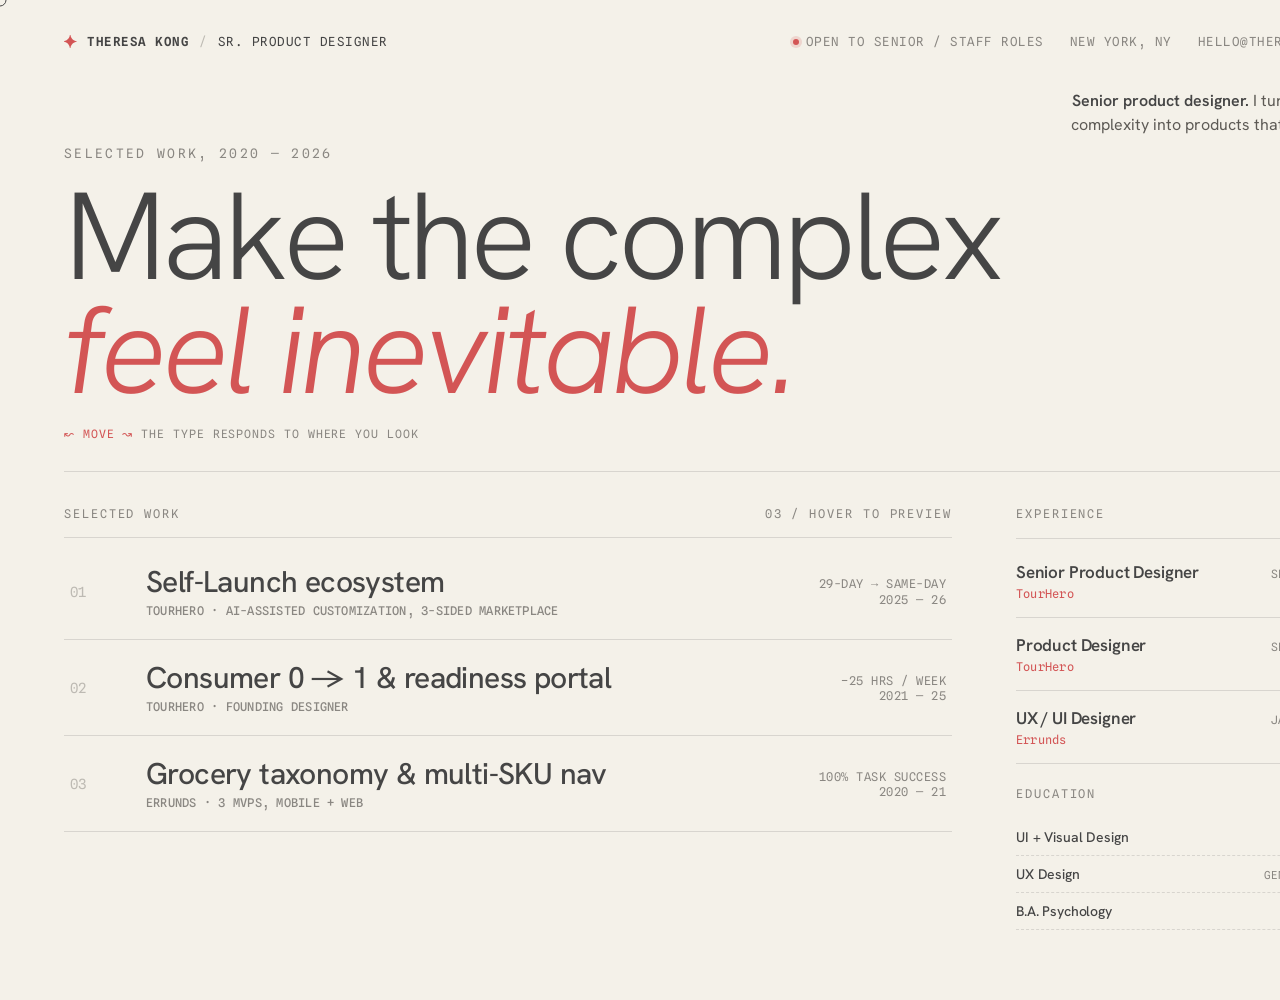
<file: project/concepts/kinetic.html>
<!DOCTYPE html>
<html lang="en">
<head>
<meta charset="UTF-8">
<title>Theresa Kong — Kinetic Index</title>
<link rel="preconnect" href="https://fonts.googleapis.com">
<link rel="preconnect" href="https://fonts.gstatic.com" crossorigin>
<link href="https://fonts.googleapis.com/css2?family=Hanken+Grotesk:ital,wght@0,100..900;1,100..900&family=Spline+Sans+Mono:wght@400;500;600&display=swap" rel="stylesheet">
<style>
  :root{
    --paper:#f4f1e9;--paper-2:#efe9dd;--ink:#454545;--ink-60:#8a8782;--ink-30:#bdbab3;
    --accent:#d35555;--line:rgba(69,69,69,.16);
    --sans:'Hanken Grotesk',system-ui,sans-serif;--mono:'Spline Sans Mono',ui-monospace,monospace;
  }
  *{margin:0;padding:0;box-sizing:border-box}
  html,body{width:1440px;height:1000px;overflow:hidden}
  body{background:var(--paper);color:var(--ink);font-family:var(--sans);position:relative;
    -webkit-font-smoothing:antialiased;cursor:none}
  #cursor{position:fixed;z-index:90;width:13px;height:13px;border:1.5px solid var(--ink);
    border-radius:50%;transform:translate(-50%,-50%);pointer-events:none;transition:width .18s,height .18s,opacity .2s}
  #cursor.view{width:0;height:0;opacity:0}

  .stage{position:relative;z-index:1;width:100%;height:100%;padding:34px 64px 44px;
    display:flex;flex-direction:column}
  .topbar{display:flex;justify-content:space-between;align-items:center;font-family:var(--mono);
    font-size:12.5px;letter-spacing:.04em;color:var(--ink-60);text-transform:uppercase}
  .topbar .brand{display:flex;align-items:center;gap:10px;color:var(--ink)}
  .topbar .brand b{font-weight:600}
  .star{width:13px;height:13px;color:var(--accent)}
  .topbar .meta{display:flex;gap:26px;align-items:center}
  .topbar .meta span{display:flex;gap:7px;align-items:center}
  .pdot{width:6px;height:6px;border-radius:50%;background:var(--accent);box-shadow:0 0 0 3px rgba(211,85,85,.18)}

  /* hero */
  .hero{padding-top:40px;padding-bottom:30px;border-bottom:1px solid var(--line)}
  .hero-top{display:flex;justify-content:space-between;align-items:flex-end;margin-bottom:18px}
  .eyebrow{font-family:var(--mono);font-size:13px;letter-spacing:.18em;text-transform:uppercase;color:var(--ink-60)}
  .lede{max-width:330px;font-size:16px;line-height:1.5;color:#5d5a55;text-align:right;font-weight:400}
  .lede b{color:var(--ink);font-weight:600}
  .kinetic{font-size:124px;line-height:.92;letter-spacing:-.04em;font-weight:400}
  .kinetic .ltr{display:inline-block;font-variation-settings:'wght' 400;will-change:font-variation-settings;transition:none}
  .kinetic .accent{color:var(--accent);font-style:italic}
  .hint{font-family:var(--mono);font-size:11.5px;letter-spacing:.08em;color:var(--ink-60);
    text-transform:uppercase;margin-top:20px;display:flex;align-items:center;gap:8px}
  .hint .mv{color:var(--accent)}

  /* contents */
  .contents{flex:1;display:grid;grid-template-columns:1fr 360px;gap:64px;padding-top:34px;min-height:0}
  .col-label{font-family:var(--mono);font-size:12px;letter-spacing:.16em;text-transform:uppercase;color:var(--ink-60);
    display:flex;justify-content:space-between;padding-bottom:16px;margin-bottom:6px;border-bottom:1px solid var(--line)}

  .index{display:flex;flex-direction:column}
  .irow{display:grid;grid-template-columns:54px 1fr auto;gap:22px;align-items:center;
    padding:22px 6px;border-bottom:1px solid var(--line);cursor:none;position:relative;
    transition:padding-left .35s cubic-bezier(.2,.8,.2,1)}
  .irow:hover{padding-left:24px}
  .irow .num{font-family:var(--mono);font-size:14px;color:var(--ink-30);transition:color .3s}
  .irow:hover .num{color:var(--accent)}
  .irow .title{font-size:30px;font-weight:500;letter-spacing:-.02em;line-height:1.05;
    transition:font-variation-settings .3s,color .3s;font-variation-settings:'wght' 500}
  .irow:hover .title{font-variation-settings:'wght' 720}
  .irow .title .meta-s{display:block;font-family:var(--mono);font-size:12px;font-weight:400;
    color:var(--ink-60);letter-spacing:.02em;margin-top:7px;text-transform:uppercase}
  .irow .right{font-family:var(--mono);font-size:12px;color:var(--ink-60);text-align:right;white-space:nowrap;letter-spacing:.04em}
  .irow .arrow{position:absolute;left:-2px;opacity:0;color:var(--accent);transform:translateX(-8px);transition:.3s;font-size:22px}
  .irow:hover .arrow{opacity:1;transform:none}

  /* experience column */
  .exp{display:flex;flex-direction:column}
  .erow{padding:16px 0;border-bottom:1px solid var(--line)}
  .erow .er-top{display:flex;justify-content:space-between;align-items:baseline;gap:10px}
  .erow .role{font-size:17px;font-weight:600;letter-spacing:-.01em}
  .erow .yr{font-family:var(--mono);font-size:11.5px;color:var(--ink-60);white-space:nowrap}
  .erow .co{font-family:var(--mono);font-size:12px;color:var(--accent);margin-top:3px;letter-spacing:.02em}
  .edu{margin-top:22px}
  .edu .col-label{border:0;padding-bottom:10px;margin-bottom:8px}
  .edu .erow{padding:9px 0;border-bottom:1px dashed var(--line)}
  .edu .erow .role{font-size:14px;font-weight:500}
  .edu .erow .yr{font-size:11px}

  /* floating preview */
  #preview{position:fixed;z-index:60;width:320px;pointer-events:none;opacity:0;
    transform:translate(-50%,-50%) scale(.92);transition:opacity .25s,transform .25s;
    filter:drop-shadow(0 26px 50px rgba(69,69,69,.45))}
  #preview.on{opacity:1;transform:translate(-50%,-50%) scale(1)}
  #preview .pv-card{background:#fbf9f4;border:1px solid var(--line);border-radius:14px;overflow:hidden}
  #preview .pv-img{height:200px;background:repeating-linear-gradient(135deg,#ece5d7 0 14px,#e6dece 14px 28px);
    display:flex;align-items:center;justify-content:center;position:relative}
  #preview .pv-img .ph{font-family:var(--mono);font-size:10.5px;letter-spacing:.12em;color:var(--ink-60);
    text-transform:uppercase;border:1px dashed var(--ink-30);border-radius:30px;padding:6px 13px;background:rgba(251,249,244,.6)}
  #preview .pv-cap{padding:11px 14px;display:flex;justify-content:space-between;align-items:center;
    font-family:var(--mono);font-size:11px;letter-spacing:.06em;text-transform:uppercase;color:var(--ink-60)}
  #preview .pv-cap .v{color:var(--accent)}
</style>
</head>
<body>
  <div id="cursor"></div>
  <div id="preview"><div class="pv-card"><div class="pv-img"><span class="ph">Drop case study</span></div>
    <div class="pv-cap"><span id="pv-name">—</span><span class="v">VIEW →</span></div></div></div>

  <div class="stage">
    <div class="topbar">
      <div class="brand">
        <svg class="star" viewBox="0 0 24 24" fill="currentColor"><path d="M12 0c.6 6 5.4 10.8 11.4 11.4v1.2C17.4 13.2 12.6 18 12 24h-1.2C10.2 18 5.4 13.2-.6 12.6v-1.2C5.4 10.8 10.2 6 10.8 0H12z"/></svg>
        <b>THERESA KONG</b><span style="color:var(--ink-30)">/</span>SR. PRODUCT DESIGNER
      </div>
      <div class="meta">
        <span><i class="pdot"></i> OPEN TO SENIOR / STAFF ROLES</span>
        <span>NEW YORK, NY</span>
        <span>HELLO@THERESAKONG.COM</span>
      </div>
    </div>

    <div class="hero">
      <div class="hero-top">
        <div class="eyebrow">Selected work, 2020 — 2026</div>
        <p class="lede"><b>Senior product designer.</b> I turn multi-sided complexity into products that feel like one obvious idea.</p>
      </div>
      <div class="kinetic" id="kinetic">
        <span class="line" data-text="Make the complex"></span><br>
        <span class="line accent" data-text="feel inevitable."></span>
      </div>
      <div class="hint"><span class="mv">↜ move ↝</span> the type responds to where you look</div>
    </div>

    <div class="contents">
      <div class="index-wrap">
        <div class="col-label"><span>Selected Work</span><span>03 / hover to preview</span></div>
        <div class="index" id="index">
          <div class="irow" data-name="Self-Launch · TourHero">
            <span class="arrow">→</span><span class="num">01</span>
            <div class="title">Self-Launch ecosystem<span class="meta-s">TourHero · AI-assisted customization, 3-sided marketplace</span></div>
            <div class="right">29-DAY → SAME-DAY<br>2025 — 26</div>
          </div>
          <div class="irow" data-name="Consumer 0→1 · TourHero">
            <span class="arrow">→</span><span class="num">02</span>
            <div class="title">Consumer 0 → 1 & readiness portal<span class="meta-s">TourHero · founding designer</span></div>
            <div class="right">−25 HRS / WEEK<br>2021 — 25</div>
          </div>
          <div class="irow" data-name="Grocery taxonomy · Errunds">
            <span class="arrow">→</span><span class="num">03</span>
            <div class="title">Grocery taxonomy & multi-SKU nav<span class="meta-s">Errunds · 3 MVPs, mobile + web</span></div>
            <div class="right">100% TASK SUCCESS<br>2020 — 21</div>
          </div>
        </div>
      </div>

      <div class="exp-wrap">
        <div class="col-label"><span>Experience</span><span>↓</span></div>
        <div class="exp">
          <div class="erow"><div class="er-top"><span class="role">Senior Product Designer</span><span class="yr">SEP 25 — MAR 26</span></div><div class="co">TourHero</div></div>
          <div class="erow"><div class="er-top"><span class="role">Product Designer</span><span class="yr">SEP 21 — SEP 25</span></div><div class="co">TourHero</div></div>
          <div class="erow"><div class="er-top"><span class="role">UX / UI Designer</span><span class="yr">JAN 20 — AUG 21</span></div><div class="co">Errunds</div></div>
        </div>
        <div class="edu">
          <div class="col-label"><span>Education</span></div>
          <div class="erow"><div class="er-top"><span class="role">UI + Visual Design</span><span class="yr">DESIGNLAB</span></div></div>
          <div class="erow"><div class="er-top"><span class="role">UX Design</span><span class="yr">GENERAL ASSEMBLY</span></div></div>
          <div class="erow"><div class="er-top"><span class="role">B.A. Psychology</span><span class="yr">CUNY · HUNTER</span></div></div>
        </div>
      </div>
    </div>
  </div>

<script>
(function(){
  const cursor=document.getElementById('cursor');
  let mx=-9999,my=-9999;
  window.addEventListener('mousemove',e=>{mx=e.clientX;my=e.clientY;
    cursor.style.left=mx+'px';cursor.style.top=my+'px';});

  // build kinetic letters
  document.querySelectorAll('#kinetic .line').forEach(line=>{
    const txt=line.dataset.text;line.innerHTML='';
    [...txt].forEach(ch=>{const s=document.createElement('span');
      s.className='ltr';s.textContent=ch===' '?'\u00A0':ch;line.appendChild(s);});
  });
  const letters=[...document.querySelectorAll('#kinetic .ltr')].map(el=>({el,w:400}));

  function loop(){
    for(const L of letters){
      const r=L.el.getBoundingClientRect();
      const cx=r.left+r.width/2, cy=r.top+r.height/2;
      const d=Math.hypot(cx-mx,cy-my);
      const R=300;
      const target=d<R?300+(1-d/R)*(880-300):300;
      L.w+=(target-L.w)*0.16;
      L.el.style.fontVariationSettings="'wght' "+Math.round(L.w);
    }
    requestAnimationFrame(loop);
  }
  loop();

  // index preview follows cursor
  const preview=document.getElementById('preview');
  const pvName=document.getElementById('pv-name');
  let hovering=false;
  document.querySelectorAll('.irow').forEach(row=>{
    row.addEventListener('mouseenter',()=>{
      hovering=true;preview.classList.add('on');cursor.classList.add('view');
      pvName.textContent=row.dataset.name;
    });
    row.addEventListener('mouseleave',()=>{
      hovering=false;preview.classList.remove('on');cursor.classList.remove('view');
    });
  });
  function pvLoop(){
    if(hovering){
      // offset to upper-right of cursor, clamped to viewport
      let px=mx+190, py=my;
      if(px>1440-30) px=mx-190;
      py=Math.max(150,Math.min(1000-150,py));
      preview.style.left=px+'px';preview.style.top=py+'px';
    }
    requestAnimationFrame(pvLoop);
  }
  pvLoop();
})();
</script>
</body>
</html>
</file>
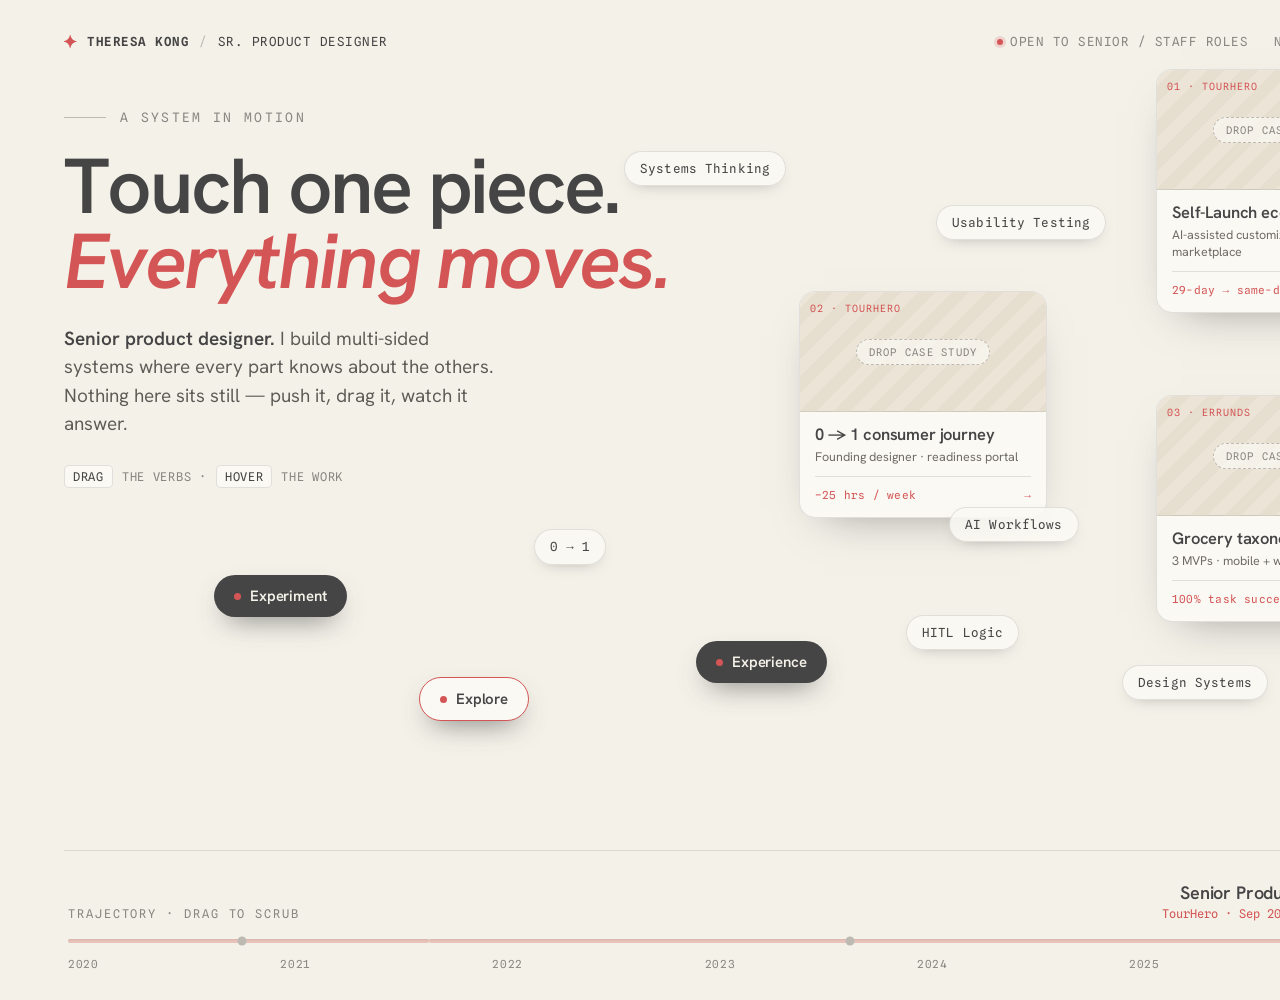
<file: project/concepts/magnetic.html>
<!DOCTYPE html>
<html lang="en">
<head>
<meta charset="UTF-8">
<title>Theresa Kong — Magnetic Field</title>
<link rel="preconnect" href="https://fonts.googleapis.com">
<link rel="preconnect" href="https://fonts.gstatic.com" crossorigin>
<link href="https://fonts.googleapis.com/css2?family=Hanken+Grotesk:ital,wght@0,300..800;1,400..600&family=Spline+Sans+Mono:wght@400;500;600&display=swap" rel="stylesheet">
<style>
  :root{
    --paper:#f4f1e9;--paper-2:#efe9dd;--ink:#454545;--ink-60:#8a8782;--ink-30:#bdbab3;
    --accent:#d35555;--line:rgba(69,69,69,.14);
    --sans:'Hanken Grotesk',system-ui,sans-serif;--mono:'Spline Sans Mono',ui-monospace,monospace;
  }
  *{margin:0;padding:0;box-sizing:border-box}
  html,body{width:1440px;height:1000px;overflow:hidden}
  body{background:var(--paper);color:var(--ink);font-family:var(--sans);position:relative;
    -webkit-font-smoothing:antialiased;cursor:none}
  #cursor{position:fixed;z-index:80;width:14px;height:14px;border:1.5px solid var(--ink);
    border-radius:50%;transform:translate(-50%,-50%);pointer-events:none;transition:width .18s,height .18s,background .18s,border-color .18s}
  #cursor.hot{width:40px;height:40px;background:rgba(211,85,85,.10);border-color:var(--accent)}
  #cursor.grab{width:30px;height:30px;background:var(--ink);border-color:var(--ink)}
  #ring{position:fixed;z-index:5;width:300px;height:300px;border-radius:50%;pointer-events:none;
    transform:translate(-50%,-50%);border:1px dashed rgba(211,85,85,.22);opacity:0;transition:opacity .3s}

  .stage{position:relative;z-index:1;width:100%;height:100%;padding:34px 64px 0;
    display:flex;flex-direction:column}
  .topbar{display:flex;justify-content:space-between;align-items:center;font-family:var(--mono);
    font-size:12.5px;letter-spacing:.04em;color:var(--ink-60);text-transform:uppercase;z-index:20}
  .topbar .brand{display:flex;align-items:center;gap:10px;color:var(--ink)}
  .topbar .brand b{font-weight:600}
  .star{width:13px;height:13px;color:var(--accent)}
  .topbar .meta{display:flex;gap:26px;align-items:center}
  .topbar .meta span{display:flex;gap:7px;align-items:center}
  .pdot{width:6px;height:6px;border-radius:50%;background:var(--accent);box-shadow:0 0 0 3px rgba(211,85,85,.18)}

  .field{position:relative;flex:1;margin-top:6px}

  .headline{position:absolute;left:0;top:54px;max-width:660px;z-index:6;pointer-events:none}
  .eyebrow{font-family:var(--mono);font-size:13px;letter-spacing:.18em;text-transform:uppercase;
    color:var(--ink-60);margin-bottom:24px;display:flex;align-items:center;gap:14px}
  .eyebrow::before{content:"";width:42px;height:1px;background:var(--ink-30)}
  h1{font-size:78px;line-height:.96;letter-spacing:-.035em;font-weight:600}
  h1 .ltr{display:inline-block;will-change:transform}
  h1 .accent{color:var(--accent);font-style:italic}
  .lede{margin-top:26px;max-width:430px;font-size:19px;line-height:1.5;color:#5d5a55;font-weight:380}
  .lede b{color:var(--ink);font-weight:600}
  .hint{font-family:var(--mono);font-size:12px;letter-spacing:.06em;color:var(--ink-60);
    margin-top:26px;display:flex;align-items:center;gap:9px;text-transform:uppercase}
  .hint .k{border:1px solid var(--line);border-radius:5px;padding:3px 8px;color:var(--ink);background:#fbf9f4}

  /* floating nodes */
  .node{position:absolute;will-change:transform;z-index:7}
  .work{width:248px;background:#fbf9f4;border:1px solid var(--line);border-radius:16px;
    box-shadow:0 18px 44px -26px rgba(69,69,69,.6);overflow:hidden;cursor:none;
    transition:box-shadow .3s,border-color .3s}
  .work:hover{box-shadow:0 26px 60px -22px rgba(69,69,69,.65);border-color:var(--ink-30);z-index:30}
  .work .thumb{height:120px;background:
      repeating-linear-gradient(135deg,#ece5d7 0 12px,#e6dece 12px 24px);
    position:relative;display:flex;align-items:center;justify-content:center;border-bottom:1px solid var(--line)}
  .work .thumb .ph{font-family:var(--mono);font-size:10.5px;letter-spacing:.12em;color:var(--ink-60);
    text-transform:uppercase;border:1px dashed var(--ink-30);border-radius:30px;padding:6px 12px;background:rgba(251,249,244,.7)}
  .work .thumb .tag{position:absolute;top:10px;left:10px;font-family:var(--mono);font-size:10px;
    letter-spacing:.1em;color:var(--accent);text-transform:uppercase}
  .work .body{padding:13px 15px 15px}
  .work .body .t{font-size:16.5px;font-weight:600;letter-spacing:-.01em;line-height:1.15}
  .work .body .s{font-size:12.5px;color:#6f6c66;margin-top:4px}
  .work .body .m{font-family:var(--mono);font-size:11px;color:var(--accent);margin-top:11px;
    padding-top:11px;border-top:1px solid var(--line);letter-spacing:.02em;
    display:flex;justify-content:space-between;align-items:center}

  .chip{font-family:var(--mono);font-size:12.5px;letter-spacing:.01em;padding:9px 15px;
    border-radius:30px;background:rgba(251,249,244,.85);border:1px solid var(--line);color:var(--ink);
    white-space:nowrap;box-shadow:0 6px 16px -10px rgba(69,69,69,.5);cursor:none}
  .epill{font-family:var(--sans);font-weight:600;font-size:15px;letter-spacing:-.01em;
    padding:11px 20px;border-radius:30px;background:var(--ink);color:var(--paper);white-space:nowrap;
    box-shadow:0 12px 28px -12px rgba(69,69,69,.8);cursor:none;display:flex;align-items:center;gap:9px;
    user-select:none}
  .epill .d{width:7px;height:7px;border-radius:50%;background:var(--accent)}
  .epill.alt{background:#fbf9f4;color:var(--ink);border:1px solid var(--accent)}
  .epill.alt .d{background:var(--accent)}

  /* timeline strip */
  .strip{position:relative;z-index:10;height:150px;border-top:1px solid var(--line);
    display:flex;flex-direction:column;justify-content:center;padding:0 4px}
  .strip-top{display:flex;justify-content:space-between;align-items:flex-end;margin-bottom:18px}
  .strip-label{font-family:var(--mono);font-size:12px;letter-spacing:.16em;text-transform:uppercase;color:var(--ink-60)}
  .role-now{text-align:right}
  .role-now .r{font-size:18px;font-weight:600;letter-spacing:-.01em}
  .role-now .c{font-family:var(--mono);font-size:12px;color:var(--accent);margin-top:2px}
  .track2{position:relative;height:4px;background:var(--paper-2);border-radius:3px;margin-bottom:14px;cursor:none;
    box-shadow:0 1px 2px rgba(69,69,69,.12) inset}
  .track2 .seg{position:absolute;top:0;bottom:0;border-radius:3px;background:rgba(211,85,85,.25)}
  .track2 .seg.active{background:var(--accent)}
  .track2 .handle{position:absolute;top:50%;width:22px;height:22px;border-radius:50%;background:#fbf9f4;
    transform:translate(-50%,-50%);box-shadow:0 3px 8px rgba(69,69,69,.4),0 0 0 1px rgba(255,255,255,.7) inset;z-index:3}
  .track2 .node-dot{position:absolute;top:50%;width:9px;height:9px;border-radius:50%;background:var(--ink-30);
    transform:translate(-50%,-50%)}
  .years{display:flex;justify-content:space-between;font-family:var(--mono);font-size:11px;color:var(--ink-60);letter-spacing:.06em}
</style>
</head>
<body>
  <div id="ring"></div>
  <div id="cursor"></div>

  <div class="stage">
    <div class="topbar">
      <div class="brand">
        <svg class="star" viewBox="0 0 24 24" fill="currentColor"><path d="M12 0c.6 6 5.4 10.8 11.4 11.4v1.2C17.4 13.2 12.6 18 12 24h-1.2C10.2 18 5.4 13.2-.6 12.6v-1.2C5.4 10.8 10.2 6 10.8 0H12z"/></svg>
        <b>THERESA KONG</b><span style="color:var(--ink-30)">/</span>SR. PRODUCT DESIGNER
      </div>
      <div class="meta">
        <span><i class="pdot"></i> OPEN TO SENIOR / STAFF ROLES</span>
        <span>NEW YORK, NY</span>
      </div>
    </div>

    <div class="field" id="field">
      <div class="headline">
        <div class="eyebrow">A system in motion</div>
        <h1 id="h1"><span class="line" data-text="Touch one piece."></span><br><span class="line accent" data-text="Everything moves."></span></h1>
        <p class="lede"><b>Senior product designer.</b> I build multi-sided systems where every part knows about the others. Nothing here sits still — push it, drag it, watch it answer.</p>
        <div class="hint"><span class="k">DRAG</span> the verbs · <span class="k">HOVER</span> the work</div>
      </div>

      <!-- work nodes injected, plus static ones below for clarity -->
    </div>

    <div class="strip">
      <div class="strip-top">
        <div class="strip-label">Trajectory · drag to scrub</div>
        <div class="role-now"><div class="r" id="rn-role">Senior Product Designer</div><div class="c" id="rn-co">TourHero · Sep 2025 — Mar 2026</div></div>
      </div>
      <div class="track2" id="track2">
        <div class="seg" id="seg0"></div><div class="seg" id="seg1"></div><div class="seg" id="seg2"></div>
        <div class="node-dot" id="nd0"></div><div class="node-dot" id="nd1"></div><div class="node-dot" id="nd2"></div>
        <div class="handle" id="handle"></div>
      </div>
      <div class="years"><span>2020</span><span>2021</span><span>2022</span><span>2023</span><span>2024</span><span>2025</span><span>2026</span></div>
    </div>
  </div>

<script>
(function(){
  const field=document.getElementById('field');
  const cursor=document.getElementById('cursor');
  const ring=document.getElementById('ring');
  let mx=-9999,my=-9999;

  // ---- magnetic headline letters ----
  document.querySelectorAll('#h1 .line').forEach(line=>{
    const txt=line.dataset.text;
    line.innerHTML='';
    [...txt].forEach(ch=>{
      const s=document.createElement('span');
      s.className='ltr';s.textContent=ch===' '?'\u00A0':ch;
      line.appendChild(s);
    });
  });
  const letters=[...document.querySelectorAll('#h1 .ltr')];

  // ---- build floating nodes ----
  const works=[
    {tag:'01 · TourHero',t:'Self-Launch ecosystem',s:'AI-assisted customization, 3-sided marketplace',m:'29-day → same-day',hx:1092,hy:14},
    {tag:'02 · TourHero',t:'0 → 1 consumer journey',s:'Founding designer · readiness portal',m:'−25 hrs / week',hx:735,hy:236},
    {tag:'03 · Errunds',t:'Grocery taxonomy & nav',s:'3 MVPs · mobile + web',m:'100% task success',hx:1092,hy:340}
  ];
  const chips=[
    {x:560,y:96,txt:'Systems Thinking'},{x:885,y:452,txt:'AI Workflows'},
    {x:470,y:474,txt:'0 → 1'},{x:1058,y:610,txt:'Design Systems'},
    {x:842,y:560,txt:'HITL Logic'},{x:872,y:150,txt:'Usability Testing'}
  ];
  const epills=[
    {x:150,y:520,txt:'Experiment',alt:false},
    {x:355,y:622,txt:'Explore',alt:true},
    {x:632,y:586,txt:'Experience',alt:false}
  ];

  const nodes=[];
  function mk(el,hx,hy,opt={}){
    el.classList.add('node');el.style.left=hx+'px';el.style.top=hy+'px';
    field.appendChild(el);
    nodes.push({el,hx,hy,ox:0,oy:0,vx:0,vy:0,frozen:false,drag:false,
      mass:opt.mass||1,R:opt.R||230,push:opt.push||1});
    return nodes[nodes.length-1];
  }

  works.forEach(w=>{
    const el=document.createElement('div');el.className='work';
    el.innerHTML=`<div class="thumb"><span class="tag">${w.tag}</span><span class="ph">Drop case study</span></div>
      <div class="body"><div class="t">${w.t}</div><div class="s">${w.s}</div>
      <div class="m"><span>${w.m}</span><span>→</span></div></div>`;
    const n=mk(el,w.hx,w.hy,{mass:2.4,R:200,push:.5});
    el.addEventListener('mouseenter',()=>{n.frozen=true;cursor.classList.add('hot');el.style.transform='scale(1.03)';});
    el.addEventListener('mouseleave',()=>{n.frozen=false;cursor.classList.remove('hot');});
  });

  chips.forEach(c=>{
    const el=document.createElement('div');el.className='chip';el.textContent=c.txt;
    const n=mk(el,c.x,c.y,{mass:.7,R:200,push:1.5});
    el.addEventListener('mouseenter',()=>cursor.classList.add('hot'));
    el.addEventListener('mouseleave',()=>cursor.classList.remove('hot'));
  });

  epills.forEach(p=>{
    const el=document.createElement('div');el.className='epill'+(p.alt?' alt':'');
    el.innerHTML=`<span class="d"></span>${p.txt}`;
    const n=mk(el,p.x,p.y,{mass:1.1,R:170,push:1.1});
    el.addEventListener('mouseenter',()=>!n.drag&&cursor.classList.add('hot'));
    el.addEventListener('mouseleave',()=>!n.drag&&cursor.classList.remove('hot'));
    el.addEventListener('pointerdown',e=>{
      e.preventDefault();n.drag=true;el.setPointerCapture(e.pointerId);
      cursor.classList.add('grab');ring.style.opacity='0';
      n.grabX=e.clientX-(n.hx+n.ox);n.grabY=e.clientY-(n.hy+n.oy);
      el.style.zIndex=40;
    });
    el.addEventListener('pointermove',e=>{
      if(!n.drag)return;
      n.ox=e.clientX-n.grabX-n.hx;n.oy=e.clientY-n.grabY-n.hy;n.vx=0;n.vy=0;
    });
    const rel=e=>{if(!n.drag)return;n.drag=false;cursor.classList.remove('grab');el.style.zIndex='';};
    el.addEventListener('pointerup',rel);el.addEventListener('pointercancel',rel);
  });

  // ---- pointer ----
  window.addEventListener('mousemove',e=>{
    mx=e.clientX;my=e.clientY;
    ring.style.left=mx+'px';ring.style.top=my+'px';
  });
  field.addEventListener('mouseenter',()=>ring.style.opacity='1');
  field.addEventListener('mouseleave',()=>ring.style.opacity='0');
  let cxp=720,cyp=500;
  function curLoop(){cxp+=(mx-cxp)*.3;cyp+=(my-cyp)*.3;
    cursor.style.left=cxp+'px';cursor.style.top=cyp+'px';requestAnimationFrame(curLoop);}
  curLoop();

  // ---- physics ----
  function phys(){
    const fr=field.getBoundingClientRect();
    const lmx=mx-fr.left, lmy=my-fr.top;
    for(const n of nodes){
      if(n.drag) {n.el.style.transform=`translate(${n.ox}px,${n.oy}px)`;continue;}
      // spring home
      let ax=-n.ox*0.012, ay=-n.oy*0.012;
      // repel from cursor (node center approx)
      const w=n.el.offsetWidth, h=n.el.offsetHeight;
      const cxn=n.hx+n.ox+w/2, cyn=n.hy+n.oy+h/2;
      let dx=cxn-lmx, dy=cyn-lmy, dist=Math.hypot(dx,dy)||1;
      if(dist<n.R && !n.frozen){
        const f=(1-dist/n.R)*4.2*n.push/n.mass;
        ax+=dx/dist*f; ay+=dy/dist*f;
      }
      n.vx=(n.vx+ax)*0.86; n.vy=(n.vy+ay)*0.86;
      n.ox+=n.vx; n.oy+=n.vy;
      if(!n.el.classList.contains('work')||!n.frozen)
        n.el.style.transform=`translate(${n.ox}px,${n.oy}px)`;
    }
    // magnetic letters
    for(const L of letters){
      const r=L.getBoundingClientRect();
      const cx=r.left+r.width/2, cy=r.top+r.height/2;
      let dx=cx-mx, dy=cy-my, d=Math.hypot(dx,dy);
      const R=160;
      if(d<R){const f=(1-d/R)*18; L.style.transform=`translate(${dx/d*f}px,${dy/d*f}px)`;}
      else L.style.transform='';
    }
    requestAnimationFrame(phys);
  }
  phys();

  // ---- timeline scrub ----
  const roles=[
    {a:5.66,b:6.25,role:'Senior Product Designer',co:'TourHero · Sep 2025 — Mar 2026'}, // 2025.66..2026.25
    {a:1.66,b:5.66,role:'Product Designer',co:'TourHero · Sep 2021 — Sep 2025'},
    {a:0.0,b:1.66,role:'UX / UI Designer',co:'Errunds · Jan 2020 — Aug 2021'}
  ];
  // map year 2020..2026 => 0..1  (span 6 yrs)
  const Y0=0,Y1=6;
  const toPct=y=>(y-Y0)/(Y1-Y0)*100;
  const track=document.getElementById('track2');
  // segments
  document.getElementById('seg2').style.left=toPct(0)+'%';document.getElementById('seg2').style.width=(toPct(1.66)-toPct(0))+'%';
  document.getElementById('seg1').style.left=toPct(1.66)+'%';document.getElementById('seg1').style.width=(toPct(5.66)-toPct(1.66))+'%';
  document.getElementById('seg0').style.left=toPct(5.66)+'%';document.getElementById('seg0').style.width=(toPct(6.0)-toPct(5.66))+'%';
  document.getElementById('nd2').style.left=toPct(0.8)+'%';
  document.getElementById('nd1').style.left=toPct(3.6)+'%';
  document.getElementById('nd0').style.left=toPct(5.83)+'%';
  const handle=document.getElementById('handle');
  function setScrub(pct){
    pct=Math.max(0,Math.min(100,pct));
    handle.style.left=pct+'%';
    const year=Y0+pct/100*(Y1-Y0);
    let active=roles.find(r=>year>=r.a&&year<=r.b)||roles[0];
    document.getElementById('rn-role').textContent=active.role;
    document.getElementById('rn-co').textContent=active.co;
    ['seg0','seg1','seg2'].forEach((id,i)=>document.getElementById(id).classList.toggle('active',roles[i]===active));
  }
  setScrub(toPct(5.9));
  let tdrag=false;
  function scrubAt(e){const r=track.getBoundingClientRect();setScrub((e.clientX-r.left)/r.width*100);}
  track.addEventListener('pointerdown',e=>{tdrag=true;track.setPointerCapture(e.pointerId);scrubAt(e);cursor.classList.add('grab');});
  track.addEventListener('pointermove',e=>{if(tdrag)scrubAt(e);});
  const tup=()=>{tdrag=false;cursor.classList.remove('grab');};
  track.addEventListener('pointerup',tup);track.addEventListener('pointercancel',tup);
  track.addEventListener('mouseenter',()=>cursor.classList.add('hot'));
  track.addEventListener('mouseleave',()=>{if(!tdrag)cursor.classList.remove('hot');});
})();
</script>
</body>
</html>
</file>
<file: project/museum/museum.css>
/* ============================================================
   A MIND, ON EXHIBIT — Theresa Kong
   Museum design system
   ============================================================ */
:root{
  /* gallery (bright) */
  --wall:#f1ebdd;          /* warm gallery wall */
  --wall-2:#e9e1cf;        /* deeper wall */
  --ink:#211913;           /* near-black warm ink */
  --ink-soft:rgba(33,25,19,.56);
  --ink-faint:rgba(33,25,19,.30);
  --hair:rgba(33,25,19,.12);
  --red:#d35555;           /* signature 10% */
  /* exhibit (dark) */
  --dark:#171210;
  --dark-2:#0f0b0a;
  --cream:#f3ecdd;
  --cream-soft:rgba(243,236,221,.6);
  --cream-faint:rgba(243,236,221,.26);
  /* gallery accent washes (the "colorful, well-balanced" light) */
  --amber:#d98e38;
  --sage:#4e946a;
  --plum:#aa6e98;
  --ease:cubic-bezier(.22,.85,.25,1);
  --ease-snap:cubic-bezier(.34,.06,.16,1);
  --sans:'Hanken Grotesk',system-ui,sans-serif;
  --mono:'Spline Sans Mono',ui-monospace,monospace;
}
*,*::before,*::after{margin:0;padding:0;box-sizing:border-box}
html{scroll-behavior:smooth}
body{font-family:var(--sans);background:var(--dark);color:var(--ink);
  -webkit-font-smoothing:antialiased;overflow-x:hidden}
::selection{background:var(--red);color:#fff}

/* custom cursor (gallery) */
.cur,.cur-r{position:fixed;z-index:9000;pointer-events:none;top:0;left:0;border-radius:50%;
  transform:translate(-50%,-50%);mix-blend-mode:normal}
.cur{width:7px;height:7px;background:var(--red)}
.cur-r{width:38px;height:38px;border:1px solid var(--ink-faint);
  transition:width .3s var(--ease),height .3s var(--ease),border-color .3s,background .3s}
body.on-dark .cur-r{border-color:var(--cream-faint)}
.cur-r.hot{width:64px;height:64px;border-color:var(--red);background:rgba(211,85,85,.08)}
@media(hover:none){.cur,.cur-r{display:none}}

/* mono label / placard text */
.mono{font-family:var(--mono);font-weight:500;letter-spacing:.16em;text-transform:uppercase}

/* ============================================================
   FIXED NAV (museum wayfinding)
   ============================================================ */
.nav{position:fixed;top:0;left:0;right:0;z-index:200;display:flex;
  justify-content:space-between;align-items:center;padding:22px 34px;
  font-family:var(--mono);font-size:11px;letter-spacing:.16em;text-transform:uppercase;
  color:var(--cream-soft);transition:color .5s var(--ease)}
.nav.light{color:var(--ink-soft)}
.nav a{color:inherit;text-decoration:none;transition:color .25s}
.nav .brand{display:flex;align-items:center;gap:9px;font-weight:600;color:var(--cream)}
.nav.light .brand{color:var(--ink)}
.nav .brand .gem{width:11px;height:11px;color:var(--red)}
.nav .wayfind{display:flex;gap:22px;align-items:center}
.nav .wayfind a:hover{color:var(--red)}
.nav .open-tag{display:flex;align-items:center;gap:7px}
.nav .open-tag i{width:6px;height:6px;border-radius:50%;background:var(--red);
  box-shadow:0 0 0 3px rgba(211,85,85,.2)}
@media(max-width:720px){.nav .wayfind{display:none}}

/* ============================================================
   I. ENTRANCE  — dark gallery, spotlight reveal
   ============================================================ */
.entrance{position:relative;height:100vh;min-height:640px;background:var(--dark);
  display:flex;flex-direction:column;align-items:center;justify-content:center;
  overflow:hidden;text-align:center}
/* the spotlight the visitor carries */
.spot{position:absolute;inset:0;z-index:1;pointer-events:none;
  background:radial-gradient(420px 420px at var(--mx,50%) var(--my,42%),
    rgba(243,236,221,.10) 0%, rgba(243,236,221,.05) 30%, transparent 62%);
  transition:background .08s linear}
/* faint revealed texture behind title (only seen under the light) */
.dust{position:absolute;inset:0;z-index:0;opacity:.5;pointer-events:none;
  background:
    radial-gradient(1px 1px at 20% 30%, rgba(243,236,221,.5), transparent),
    radial-gradient(1px 1px at 70% 60%, rgba(243,236,221,.4), transparent),
    radial-gradient(1px 1px at 40% 80%, rgba(243,236,221,.45), transparent),
    radial-gradient(1px 1px at 85% 25%, rgba(243,236,221,.4), transparent),
    radial-gradient(1px 1px at 55% 45%, rgba(243,236,221,.5), transparent),
    radial-gradient(1px 1px at 12% 65%, rgba(243,236,221,.4), transparent),
    radial-gradient(1px 1px at 92% 80%, rgba(243,236,221,.45), transparent);
  -webkit-mask:radial-gradient(380px 380px at var(--mx,50%) var(--my,42%), #000 0%, transparent 60%);
  mask:radial-gradient(380px 380px at var(--mx,50%) var(--my,42%), #000 0%, transparent 60%)}
.entrance .plate{position:relative;z-index:2;color:var(--cream)}
.entrance .eyebrow{font-family:var(--mono);font-size:12px;letter-spacing:.34em;text-transform:uppercase;
  color:var(--red);margin-bottom:30px}
.entrance h1{font-size:clamp(54px,12vw,168px);font-weight:700;letter-spacing:-.04em;line-height:.84;
  color:var(--cream)}
.entrance h1 .l{display:inline-block}
.entrance .sub{margin-top:26px;font-size:clamp(15px,1.8vw,20px);color:var(--cream-soft);
  font-weight:340;letter-spacing:.01em}
.entrance .sub em{color:var(--cream);font-style:italic;font-weight:420}
.placard{position:absolute;left:50%;bottom:46px;transform:translateX(-50%);z-index:3;
  display:flex;flex-direction:column;align-items:center;gap:12px}
.placard .line{width:1px;height:38px;background:linear-gradient(var(--cream-faint),transparent)}
.placard .txt{font-family:var(--mono);font-size:10.5px;letter-spacing:.22em;text-transform:uppercase;
  color:var(--cream-faint);animation:breathe 3s ease-in-out infinite}
/* intro is additive: content is visible by default; animation only enhances */
@media(prefers-reduced-motion:no-preference){
  .entrance .eyebrow{animation:rise .9s var(--ease) .2s backwards}
  .entrance h1 .l{animation:rise .9s var(--ease) backwards}
  .entrance .sub{animation:rise .9s var(--ease) 1s backwards}
  .placard{animation:risePlacard .9s var(--ease) 1.4s backwards}
}
@keyframes rise{from{opacity:0;transform:translateY(40px)}to{opacity:1;transform:none}}
@keyframes risePlacard{from{opacity:0;transform:translateX(-50%) translateY(40px)}to{opacity:1;transform:translateX(-50%)}}
@keyframes breathe{0%,100%{opacity:.35}50%{opacity:.75}}

/* ============================================================
   FRAME / transition into bright foyer
   ============================================================ */
.foyer{position:relative;background:var(--wall);color:var(--ink);
  padding:118px 34px 130px;overflow:hidden}
.foyer::before{content:"";position:absolute;inset:0;pointer-events:none;
  background:
    radial-gradient(60vw 60vw at 8% -6%, rgba(217,142,56,.16), transparent 60%),
    radial-gradient(56vw 56vw at 102% 18%, rgba(211,85,85,.12), transparent 60%),
    radial-gradient(50vw 50vw at 50% 116%, rgba(78,148,106,.12), transparent 62%)}
.wrap{max-width:1240px;margin:0 auto;position:relative;z-index:1}

/* section heading shared */
.shead{display:flex;align-items:baseline;gap:18px;margin-bottom:8px}
.shead .rn{font-family:var(--mono);font-size:13px;letter-spacing:.2em;color:var(--red);font-weight:600}
.shead .ttl{font-family:var(--mono);font-size:13px;letter-spacing:.2em;text-transform:uppercase;color:var(--ink-soft)}
.foyer .lead{font-size:clamp(30px,4.4vw,58px);font-weight:600;letter-spacing:-.03em;
  line-height:1.02;max-width:17ch;margin:14px 0 8px;text-wrap:balance}
.foyer .lead .hl{color:var(--red)}
.foyer .lede{font-size:clamp(16px,1.5vw,19px);line-height:1.6;color:var(--ink-soft);
  max-width:54ch;font-weight:360}

/* gallery directory */
.directory{display:grid;grid-template-columns:repeat(12,1fr);gap:18px;margin-top:64px}
.gcard{position:relative;border-radius:18px;overflow:hidden;cursor:pointer;
  background:var(--wall-2);border:1px solid var(--hair);min-height:300px;
  display:flex;flex-direction:column;justify-content:flex-end;padding:26px;
  text-decoration:none;color:var(--ink);
  transition:transform .5s var(--ease),box-shadow .5s var(--ease),border-color .4s}
.gcard:hover{transform:translateY(-7px);box-shadow:0 30px 70px -34px rgba(33,25,19,.5);
  border-color:rgba(211,85,85,.3)}
.gcard .scene{position:absolute;inset:0;z-index:0;opacity:.96;transition:transform .8s var(--ease)}
.gcard:hover .scene{transform:scale(1.05)}
.gcard .glow{position:absolute;inset:0;z-index:1;
  background:linear-gradient(180deg,transparent 30%,rgba(20,14,10,.06) 60%,rgba(20,14,10,.78) 100%)}
.gcard .meta{position:relative;z-index:2}
.gcard .num{font-family:var(--mono);font-size:12px;letter-spacing:.2em;color:#fff;opacity:.8}
.gcard h3{font-size:25px;font-weight:600;letter-spacing:-.02em;color:#fff;margin-top:8px}
.gcard .desc{font-size:13.5px;line-height:1.5;color:rgba(255,255,255,.78);margin-top:8px;max-width:30ch}
.gcard .enter{margin-top:16px;display:inline-flex;align-items:center;gap:8px;
  font-family:var(--mono);font-size:11px;letter-spacing:.14em;text-transform:uppercase;color:#fff}
.gcard .enter .arw{transition:transform .4s var(--ease)}
.gcard:hover .enter .arw{transform:translateX(6px)}
.gcard.span7{grid-column:span 7}
.gcard.span5{grid-column:span 5}
.gcard.span6{grid-column:span 6}
.gcard.span12{grid-column:span 12;min-height:200px;flex-direction:row;align-items:center;
  justify-content:space-between;background:var(--ink);border:none}
.gcard.span12 .vmeta h3,.gcard.span12 .vmeta .desc{color:var(--cream)}
.gcard.span12 .vmeta .desc{color:var(--cream-soft)}
@media(max-width:900px){
  .gcard.span7,.gcard.span5,.gcard.span6{grid-column:span 12}
  .gcard.span12{flex-direction:column;align-items:flex-start;gap:22px}
}

/* ============================================================
   GALLERY SECTIONS
   ============================================================ */
.gallery{position:relative;padding:110px 34px;scroll-margin-top:60px}
.gallery.bright{background:var(--wall);color:var(--ink)}
.gallery.bright.alt{background:var(--wall-2)}
.gallery.deep{background:var(--dark);color:var(--cream)}
.gallery .ghead{max-width:1240px;margin:0 auto 54px}
.gallery .ghead .shead .ttl{color:inherit;opacity:.55}
.gallery.deep .shead .ttl{color:var(--cream-soft)}
.gallery h2{font-size:clamp(28px,3.6vw,46px);font-weight:600;letter-spacing:-.03em;
  margin-top:14px;line-height:1.04;max-width:20ch}
.gallery .ghead p{margin-top:14px;font-size:16px;line-height:1.6;max-width:52ch;
  color:var(--ink-soft)}
.gallery.deep .ghead p{color:var(--cream-soft)}

/* PRODUCT DESIGN — exhibit wall */
.exhibits{max-width:1240px;margin:0 auto;display:flex;flex-direction:column;gap:22px}
.exhibit{position:relative;display:grid;grid-template-columns:1.15fr 1fr;gap:0;
  background:#fff;border:1px solid var(--hair);border-radius:20px;overflow:hidden;cursor:pointer;
  transition:transform .5s var(--ease),box-shadow .5s var(--ease),border-color .4s}
.exhibit:nth-child(even){grid-template-columns:1fr 1.15fr}
.exhibit:nth-child(even) .ex-art{order:2}
.exhibit:hover{transform:translateY(-6px);box-shadow:0 36px 80px -40px rgba(33,25,19,.55);
  border-color:rgba(211,85,85,.3)}
.ex-art{position:relative;min-height:340px;overflow:hidden;background:var(--wall-2)}
.ex-art canvas{position:absolute;inset:0;width:100%;height:100%;transition:transform .7s var(--ease)}
.exhibit:hover .ex-art canvas{transform:scale(1.045)}
.ex-art .frameno{position:absolute;top:18px;left:18px;z-index:2;font-family:var(--mono);
  font-size:11px;letter-spacing:.18em;color:var(--ink-soft);background:rgba(241,235,221,.8);
  padding:5px 10px;border-radius:20px;backdrop-filter:blur(4px)}
.ex-body{padding:40px 42px;display:flex;flex-direction:column;justify-content:center}
.ex-body .co{font-family:var(--mono);font-size:11.5px;letter-spacing:.14em;text-transform:uppercase;
  color:var(--red);margin-bottom:14px}
.ex-body h3{font-size:clamp(24px,2.6vw,34px);font-weight:600;letter-spacing:-.024em;line-height:1.05}
.ex-body .blurb{margin-top:14px;font-size:15.5px;line-height:1.6;color:var(--ink-soft);max-width:42ch}
.ex-body .stats{display:flex;gap:28px;margin-top:26px;flex-wrap:wrap}
.ex-body .stat .n{font-size:23px;font-weight:600;letter-spacing:-.02em;color:var(--ink)}
.ex-body .stat .k{font-family:var(--mono);font-size:10.5px;letter-spacing:.1em;text-transform:uppercase;
  color:var(--ink-faint);margin-top:3px}
.ex-body .view{margin-top:30px;display:inline-flex;align-items:center;gap:10px;
  font-family:var(--mono);font-size:11.5px;letter-spacing:.14em;text-transform:uppercase;color:var(--ink)}
.ex-body .view .dot{width:7px;height:7px;border-radius:50%;background:var(--red)}
.ex-body .view .arw{transition:transform .4s var(--ease)}
.exhibit:hover .ex-body .view .arw{transform:translateX(6px)}
@media(max-width:840px){
  .exhibit,.exhibit:nth-child(even){grid-template-columns:1fr}
  .exhibit:nth-child(even) .ex-art{order:0}
}

/* PHOTOGRAPHY — salon wall */
.photo-wall{max-width:1240px;margin:0 auto;columns:3;column-gap:18px}
.photo-wall image-slot{display:block;width:100%;margin:0 0 18px;border-radius:10px;
  break-inside:avoid;box-shadow:0 18px 40px -26px rgba(0,0,0,.7)}
@media(max-width:900px){.photo-wall{columns:2}}
@media(max-width:560px){.photo-wall{columns:1}}
.photo-cap{max-width:1240px;margin:38px auto 0;font-family:var(--mono);font-size:11px;
  letter-spacing:.14em;text-transform:uppercase;color:var(--cream-faint);text-align:center}

/* DO OUTSIDE THE BOX — playful grid */
.dotb{max-width:1240px;margin:0 auto;display:grid;grid-template-columns:repeat(4,1fr);gap:16px}
.toy{position:relative;border-radius:16px;overflow:hidden;aspect-ratio:1;cursor:pointer;
  border:1px solid var(--hair);background:var(--wall-2);
  display:flex;align-items:center;justify-content:center;
  transition:transform .45s var(--ease-snap),box-shadow .45s var(--ease)}
.toy:hover{transform:translateY(-6px) rotate(-1.2deg);box-shadow:0 26px 56px -30px rgba(33,25,19,.5)}
.toy canvas{width:100%;height:100%}
.toy .tlabel{position:absolute;left:14px;bottom:13px;z-index:2;font-family:var(--mono);
  font-size:11px;letter-spacing:.1em;color:var(--ink);background:rgba(241,235,221,.86);
  padding:5px 10px;border-radius:18px;opacity:0;transform:translateY(6px);
  transition:opacity .35s,transform .35s var(--ease)}
.toy:hover .tlabel{opacity:1;transform:none}
.toy.wide{grid-column:span 2;aspect-ratio:2/1}
@media(max-width:820px){.dotb{grid-template-columns:repeat(2,1fr)}.toy.wide{grid-column:span 2}}

/* ============================================================
   VISITORS' WALL — paint canvas
   ============================================================ */
.visitors{position:relative;background:var(--dark);color:var(--cream);
  padding:108px 34px 96px;overflow:hidden}
.visitors .vhead{max-width:1240px;margin:0 auto 30px;text-align:center}
.visitors h2{font-size:clamp(30px,4vw,52px);font-weight:600;letter-spacing:-.03em;line-height:1.02}
.visitors h2 .hl{color:var(--red)}
.visitors .vsub{margin-top:16px;font-size:16px;line-height:1.6;color:var(--cream-soft);
  max-width:52ch;margin-left:auto;margin-right:auto}
.canvas-shell{max-width:1240px;margin:34px auto 0;position:relative;
  border-radius:18px;overflow:hidden;border:1px solid var(--cream-faint);
  box-shadow:0 50px 120px -50px rgba(0,0,0,.8)}
#paint{display:block;width:100%;height:520px;background:#fbf7ee;cursor:crosshair;touch-action:none}
.palette{position:absolute;left:50%;bottom:22px;transform:translateX(-50%);z-index:5;
  display:flex;align-items:center;gap:10px;padding:11px 15px;border-radius:60px;
  background:rgba(23,18,16,.7);backdrop-filter:blur(14px);border:1px solid rgba(243,236,221,.14)}
.swatch{width:26px;height:26px;border-radius:50%;cursor:pointer;border:2px solid transparent;
  transition:transform .25s var(--ease-snap),border-color .25s}
.swatch:hover{transform:scale(1.18)}
.swatch.on{border-color:#fff;transform:scale(1.16)}
.palette .sep{width:1px;height:24px;background:rgba(243,236,221,.18);margin:0 3px}
.ptool{font-family:var(--mono);font-size:10.5px;letter-spacing:.12em;text-transform:uppercase;
  color:var(--cream-soft);background:none;border:1px solid rgba(243,236,221,.2);
  padding:8px 13px;border-radius:30px;cursor:pointer;transition:color .25s,border-color .25s}
.ptool:hover{color:var(--cream);border-color:var(--cream)}
.vcount{max-width:1240px;margin:22px auto 0;text-align:center;font-family:var(--mono);
  font-size:11px;letter-spacing:.16em;text-transform:uppercase;color:var(--cream-faint)}
.vcount b{color:var(--red)}

/* ============================================================
   COLOPHON / footer
   ============================================================ */
.colophon{background:var(--dark-2);color:var(--cream);padding:80px 34px 54px}
.colophon .cwrap{max-width:1240px;margin:0 auto;display:flex;justify-content:space-between;
  align-items:flex-end;gap:40px;flex-wrap:wrap}
.colophon .big{font-size:clamp(30px,5vw,64px);font-weight:600;letter-spacing:-.03em;line-height:.98}
.colophon .big a{color:var(--red);text-decoration:none}
.colophon .rt{display:flex;flex-direction:column;gap:9px;font-family:var(--mono);font-size:12px;
  letter-spacing:.08em;color:var(--cream-soft);text-align:right}
.colophon .rt a{color:var(--cream-soft);text-decoration:none;transition:color .25s}
.colophon .rt a:hover{color:var(--red)}
.colophon .fine{max-width:1240px;margin:56px auto 0;display:flex;justify-content:space-between;
  font-family:var(--mono);font-size:10.5px;letter-spacing:.14em;text-transform:uppercase;
  color:var(--cream-faint);border-top:1px solid rgba(243,236,221,.1);padding-top:22px;flex-wrap:wrap;gap:12px}

/* ============================================================
   IMMERSIVE CASE ROOM (overlay)
   ============================================================ */
.room{position:fixed;inset:0;z-index:1000;background:var(--dark);color:var(--cream);
  opacity:0;pointer-events:none;transform:scale(.985);
  transition:opacity .5s var(--ease),transform .6s var(--ease);overflow-y:auto;overflow-x:hidden}
.room.open{opacity:1;pointer-events:auto;transform:none}
.room-close{position:fixed;top:22px;right:26px;z-index:1010;background:rgba(23,18,16,.6);
  backdrop-filter:blur(10px);border:1px solid var(--cream-faint);border-radius:40px;
  padding:10px 20px;font-family:var(--mono);font-size:11px;letter-spacing:.12em;text-transform:uppercase;
  color:var(--cream-soft);cursor:pointer;transition:color .25s,border-color .25s}
.room-close:hover{color:var(--cream);border-color:var(--cream)}
.room-progress{position:fixed;top:0;left:0;height:3px;background:var(--red);z-index:1010;width:0;
  transition:width .15s linear}

/* room: opening wall */
.room-open{min-height:100vh;display:flex;flex-direction:column;justify-content:center;
  padding:120px 7vw 90px;position:relative;overflow:hidden}
.room-open::before{content:"";position:absolute;inset:0;
  background:radial-gradient(60vw 60vw at 16% 0%, rgba(217,142,56,.16), transparent 58%),
    radial-gradient(54vw 54vw at 100% 100%, rgba(211,85,85,.16), transparent 60%)}
.room-open .inner{position:relative;z-index:1;max-width:1100px;margin:0 auto;width:100%}
.room-open .co{font-family:var(--mono);font-size:12px;letter-spacing:.2em;text-transform:uppercase;
  color:var(--red);margin-bottom:22px}
.room-open h2{font-size:clamp(38px,6vw,86px);font-weight:700;letter-spacing:-.04em;line-height:.92}
.room-open .tagline{margin-top:26px;font-size:clamp(17px,2vw,23px);line-height:1.5;
  color:var(--cream-soft);max-width:44ch;font-weight:340}
.room-open .facts{display:flex;gap:46px;margin-top:48px;flex-wrap:wrap}
.room-open .fact .k{font-family:var(--mono);font-size:10.5px;letter-spacing:.14em;text-transform:uppercase;
  color:var(--cream-faint);margin-bottom:7px}
.room-open .fact .v{font-size:16px;font-weight:500;color:var(--cream)}
.scrollcue{margin-top:64px;display:flex;align-items:center;gap:12px;font-family:var(--mono);
  font-size:11px;letter-spacing:.16em;text-transform:uppercase;color:var(--cream-faint)}
.scrollcue .ln{width:46px;height:1px;background:var(--cream-faint);position:relative;overflow:hidden}
.scrollcue .ln::after{content:"";position:absolute;inset:0;background:var(--red);
  animation:slide 2s var(--ease) infinite}
@keyframes slide{0%{transform:translateX(-100%)}60%,100%{transform:translateX(100%)}}

/* room: process spine */
.spine{max-width:1040px;margin:0 auto;padding:30px 7vw 60px}
.step{padding:74px 0;border-top:1px solid rgba(243,236,221,.1);
  display:grid;grid-template-columns:200px 1fr;gap:40px;align-items:start}
.step:first-child{border-top:none}
.step .smark{position:sticky;top:90px}
.step .sno{font-family:var(--mono);font-size:11px;letter-spacing:.16em;color:var(--red)}
.step .sname{font-size:22px;font-weight:600;letter-spacing:-.02em;margin-top:8px;color:var(--cream)}
.step .sbody h4{font-size:clamp(22px,2.4vw,30px);font-weight:600;letter-spacing:-.02em;
  line-height:1.12;margin-bottom:18px;max-width:24ch}
.step .sbody p{font-size:16.5px;line-height:1.68;color:var(--cream-soft);max-width:56ch;margin-bottom:18px}
.step .sbody p b{color:var(--cream);font-weight:600}
.step .sbody .hmw{font-size:clamp(20px,2.3vw,28px);font-weight:500;line-height:1.3;
  color:var(--cream);border-left:2px solid var(--red);padding-left:22px;margin:8px 0 18px;max-width:30ch}
.step .vis{margin-top:24px;border-radius:14px;overflow:hidden;border:1px solid rgba(243,236,221,.12);
  background:#0e0a09}
.step .vis canvas{display:block;width:100%}
.step .chips{display:flex;flex-wrap:wrap;gap:8px;margin-top:22px}
.step .chips span{font-family:var(--mono);font-size:10.5px;letter-spacing:.06em;text-transform:uppercase;
  color:var(--cream-soft);border:1px solid rgba(243,236,221,.16);padding:7px 12px;border-radius:24px}
@media(max-width:760px){.step{grid-template-columns:1fr;gap:18px}.step .smark{position:static}}

/* room: closing impact */
.room-impact{padding:90px 7vw 120px;text-align:center;position:relative;
  border-top:1px solid rgba(243,236,221,.1)}
.room-impact .k{font-family:var(--mono);font-size:11px;letter-spacing:.2em;text-transform:uppercase;
  color:var(--red);margin-bottom:24px}
.room-impact .grid{max-width:900px;margin:0 auto;display:grid;grid-template-columns:repeat(3,1fr);gap:30px}
.room-impact .ic .n{font-size:clamp(34px,5vw,60px);font-weight:700;letter-spacing:-.03em;color:var(--cream)}
.room-impact .ic .l{font-family:var(--mono);font-size:11px;letter-spacing:.1em;text-transform:uppercase;
  color:var(--cream-faint);margin-top:10px}
.room-impact .next{margin-top:80px;display:inline-flex;align-items:center;gap:12px;cursor:pointer;
  font-family:var(--mono);font-size:12px;letter-spacing:.14em;text-transform:uppercase;color:var(--cream)}
.room-impact .next .arw{color:var(--red);transition:transform .4s var(--ease)}
.room-impact .next:hover .arw{transform:translateX(7px)}
@media(max-width:680px){.room-impact .grid{grid-template-columns:1fr;gap:24px}}

/* reveal-on-scroll */
.reveal{opacity:0;transform:translateY(26px);transition:opacity .8s var(--ease),transform .8s var(--ease)}
.reveal.in{opacity:1;transform:none}
@media(prefers-reduced-motion:reduce){
  .reveal{opacity:1;transform:none;transition:none}
}
</file>
